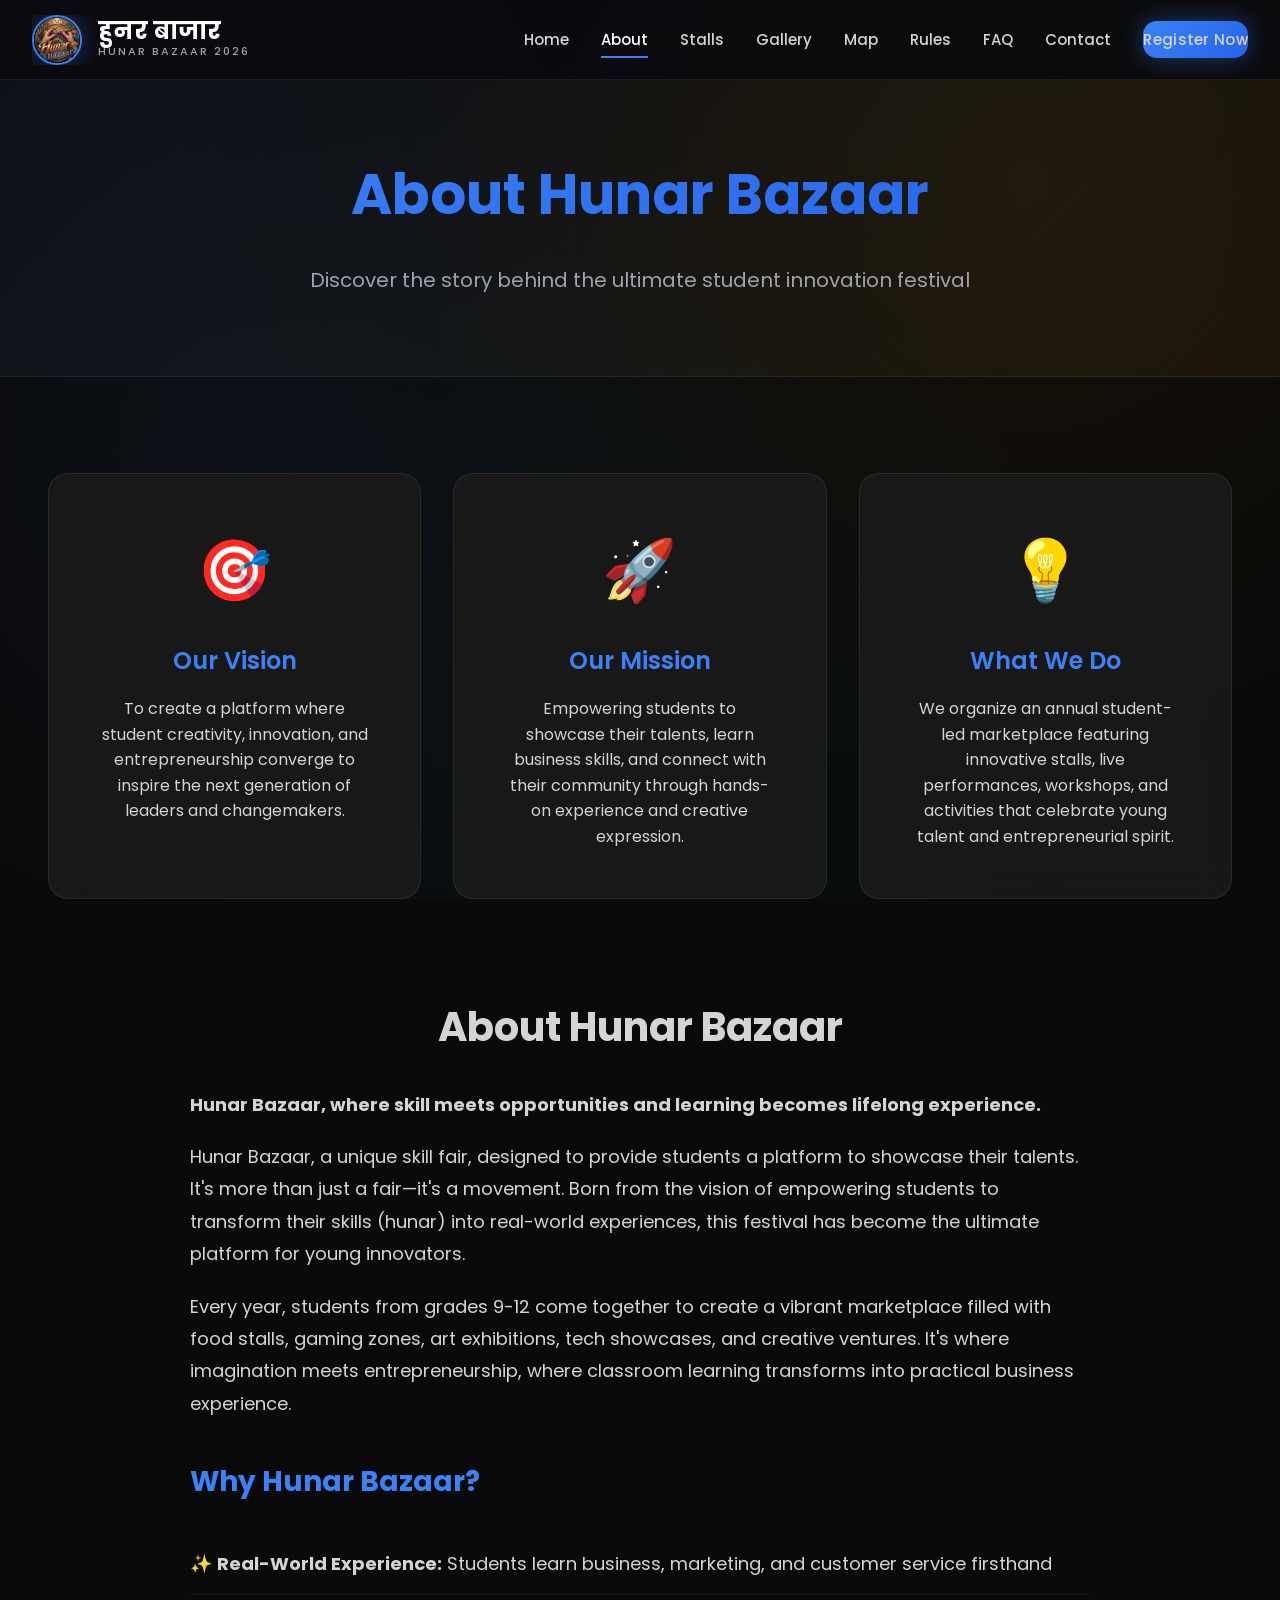
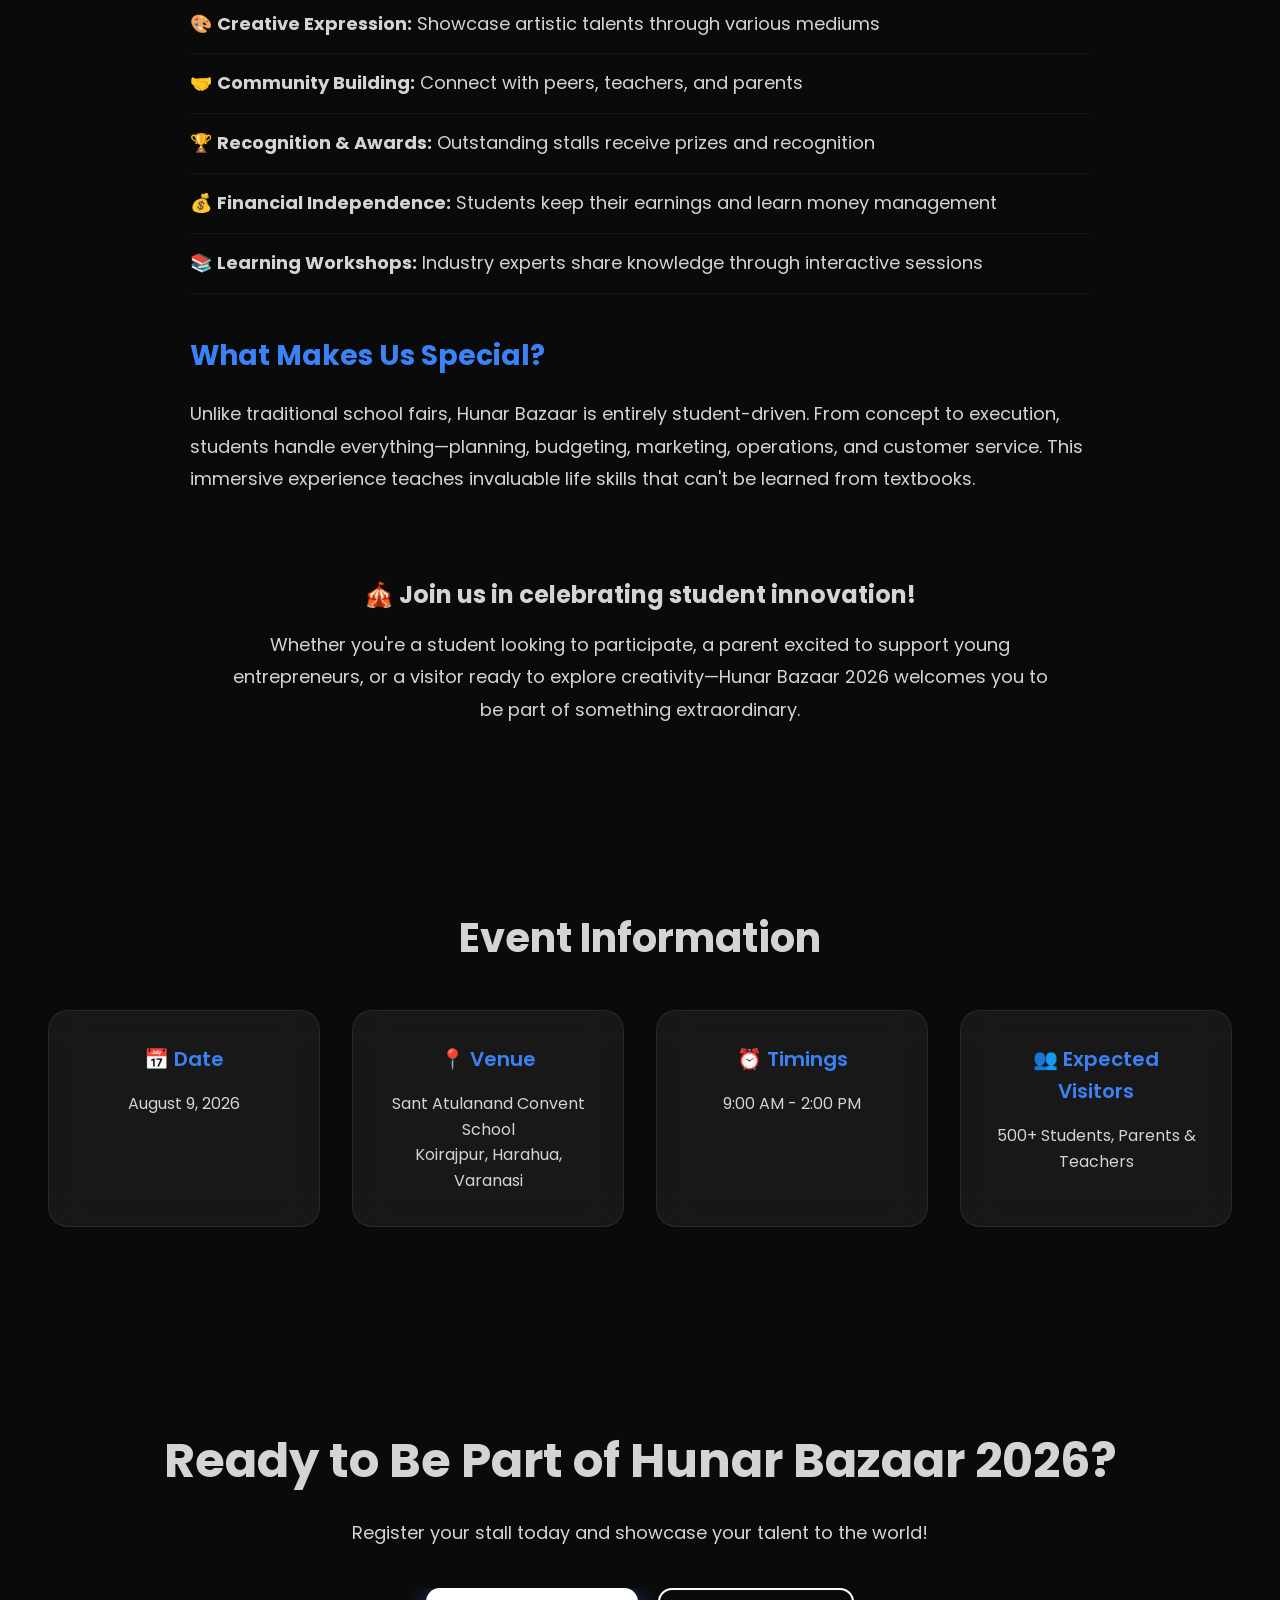
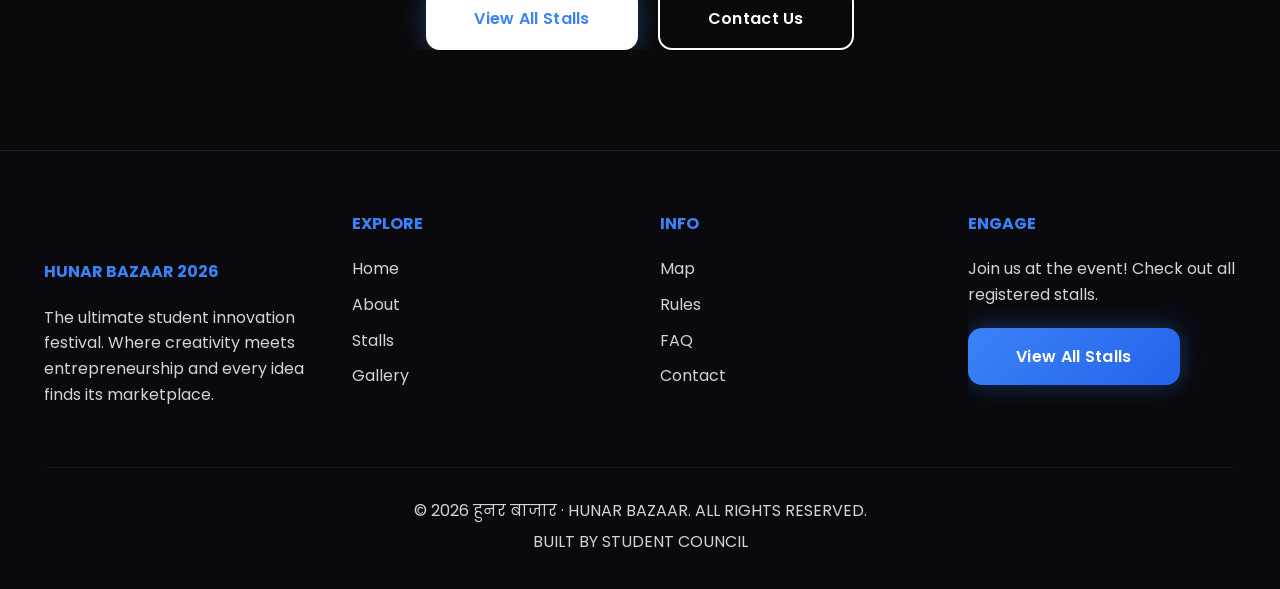
<file: about.html>
<!DOCTYPE html>
<html lang="en">
<head>
    <meta charset="UTF-8">
    <meta name="viewport" content="width=device-width, initial-scale=1.0">
    
    <!-- SEO Meta Tags -->
    <meta name="description" content="About Hunar Bazaar 2026 - Learn about the ultimate student innovation festival at Sant Atulanand Convent School. Celebrating creativity and entrepreneurship.">
    <meta name="keywords" content="Hunar Bazaar about, student festival information, school event details">
    
    <!-- Favicon -->
    <link rel="icon" type="image/png" href="logo.png">
    
    <title>About | Hunar Bazaar 2026</title>
    <link rel="stylesheet" href="style-new.css">
    <link rel="stylesheet" href="pages.css">
    <link href="https://fonts.googleapis.com/css2?family=Poppins:wght@300;400;600;700;900&display=swap" rel="stylesheet">
</head>
<body>
    <!-- Navigation -->
    <nav class="navbar">
        <div class="nav-container">
            <div class="logo">
                <img src="logo.png" alt="School Logo" class="school-logo">
                <div class="logo-text">
                    <h1>हुनर बाजार</h1>
                    <span>HUNAR BAZAAR 2026</span>
                </div>
            </div>
            <button class="mobile-menu-toggle" id="mobileMenuBtn" aria-label="Toggle menu">
                <span></span>
                <span></span>
                <span></span>
            </button>
            <ul class="nav-menu desktop-only" id="navMenuDesktop">
                <li><a href="index.html">Home</a></li>
                <li><a href="about.html" class="active">About</a></li>
                <li><a href="stalls.html">Stalls</a></li>
                <li><a href="gallery.html">Gallery</a></li>
                <li><a href="map.html">Map</a></li>
                <li><a href="rules.html">Rules</a></li>
                <li><a href="faq.html">FAQ</a></li>
                <li><a href="contact.html">Contact</a></li>
                <li><a href="register.html" class="btn-register">Register Now</a></li>
            </ul>
        </div>
    </nav>

    <!-- Mobile Menu Overlay - Direct child of body (outside navbar) -->
    <div class="mobile-menu-overlay" id="mobileMenuOverlay">
        <button class="mobile-close-btn" id="mobileCloseBtn" aria-label="Close menu">&times;</button>
        <ul class="mobile-menu-list">
            <li><a href="index.html">Home</a></li>
            <li><a href="about.html">About</a></li>
            <li><a href="stalls.html">Stalls</a></li>
            <li><a href="gallery.html">Gallery</a></li>
            <li><a href="map.html">Map</a></li>
            <li><a href="rules.html">Rules</a></li>
            <li><a href="faq.html">FAQ</a></li>
            <li><a href="contact.html">Contact</a></li>
            <li><a href="register.html">Register Now</a></li>
        </ul>
    </div>

    <!-- Page Header -->
    <section class="page-header">
        <div class="container">
            <h1>About Hunar Bazaar</h1>
            <p>Discover the story behind the ultimate student innovation festival</p>
        </div>
    </section>

    <!-- About Content -->
    <section class="about-content">
        <div class="container">
            <div class="about-grid">
                <div class="about-card">
                    <div class="about-icon">🎯</div>
                    <h3>Our Vision</h3>
                    <p>To create a platform where student creativity, innovation, and entrepreneurship converge to inspire the next generation of leaders and changemakers.</p>
                </div>
                <div class="about-card">
                    <div class="about-icon">🚀</div>
                    <h3>Our Mission</h3>
                    <p>Empowering students to showcase their talents, learn business skills, and connect with their community through hands-on experience and creative expression.</p>
                </div>
                <div class="about-card">
                    <div class="about-icon">💡</div>
                    <h3>What We Do</h3>
                    <p>We organize an annual student-led marketplace featuring innovative stalls, live performances, workshops, and activities that celebrate young talent and entrepreneurial spirit.</p>
                </div>
            </div>

            <div class="about-story">
                <h2>About Hunar Bazaar</h2>
                <p><strong>Hunar Bazaar, where skill meets opportunities and learning becomes lifelong experience.</strong></p>
                
                <p>Hunar Bazaar, a unique skill fair, designed to provide students a platform to showcase their talents. It's more than just a fair—it's a movement. Born from the vision of empowering students to transform their skills (hunar) into real-world experiences, this festival has become the ultimate platform for young innovators.</p>
                
                <p>Every year, students from grades 9-12 come together to create a vibrant marketplace filled with food stalls, gaming zones, art exhibitions, tech showcases, and creative ventures. It's where imagination meets entrepreneurship, where classroom learning transforms into practical business experience.</p>

                <h3>Why Hunar Bazaar?</h3>
                <ul class="feature-list">
                    <li>✨ <strong>Real-World Experience:</strong> Students learn business, marketing, and customer service firsthand</li>
                    <li>🎨 <strong>Creative Expression:</strong> Showcase artistic talents through various mediums</li>
                    <li>🤝 <strong>Community Building:</strong> Connect with peers, teachers, and parents</li>
                    <li>🏆 <strong>Recognition & Awards:</strong> Outstanding stalls receive prizes and recognition</li>
                    <li>💰 <strong>Financial Independence:</strong> Students keep their earnings and learn money management</li>
                    <li>📚 <strong>Learning Workshops:</strong> Industry experts share knowledge through interactive sessions</li>
                </ul>

                <h3>What Makes Us Special?</h3>
                <p>Unlike traditional school fairs, Hunar Bazaar is entirely student-driven. From concept to execution, students handle everything—planning, budgeting, marketing, operations, and customer service. This immersive experience teaches invaluable life skills that can't be learned from textbooks.</p>

                <div class="highlight-box">
                    <h4>🎪 Join us in celebrating student innovation!</h4>
                    <p>Whether you're a student looking to participate, a parent excited to support young entrepreneurs, or a visitor ready to explore creativity—Hunar Bazaar 2026 welcomes you to be part of something extraordinary.</p>
                </div>
            </div>

            <div class="event-info">
                <h2>Event Information</h2>
                <div class="info-grid">
                    <div class="info-card">
                        <h4>📅 Date</h4>
                        <p>August 9, 2026</p>
                    </div>
                    <div class="info-card">
                        <h4>📍 Venue</h4>
                        <p>Sant Atulanand Convent School<br>Koirajpur, Harahua, Varanasi</p>
                    </div>
                    <div class="info-card">
                        <h4>⏰ Timings</h4>
                        <p>9:00 AM - 2:00 PM</p>
                    </div>
                    <div class="info-card">
                        <h4>👥 Expected Visitors</h4>
                        <p>500+ Students, Parents & Teachers</p>
                    </div>
                </div>
            </div>
        </div>
    </section>

    <!-- CTA Section -->
    <section class="cta-section">
        <div class="container">
            <div class="cta-content">
                <h2>Ready to Be Part of Hunar Bazaar 2026?</h2>
                <p>Register your stall today and showcase your talent to the world!</p>
                <div class="cta-buttons">
                    <a href="stalls.html" class="btn btn-primary">View All Stalls</a>
                    <a href="contact.html" class="btn btn-secondary">Contact Us</a>
                </div>
            </div>
        </div>
    </section>

    <!-- Footer -->
    <footer class="footer">
        <div class="container">
            <div class="footer-grid">
                <div class="footer-col">
                    <h3>हुनर बाजार</h3>
                    <h4>HUNAR BAZAAR 2026</h4>
                    <p>The ultimate student innovation festival. Where creativity meets entrepreneurship and every idea finds its marketplace.</p>
                </div>
                <div class="footer-col">
                    <h4>EXPLORE</h4>
                    <ul>
                        <li><a href="index.html">Home</a></li>
                        <li><a href="about.html">About</a></li>
                        <li><a href="stalls.html">Stalls</a></li>
                        <li><a href="gallery.html">Gallery</a></li>
                    </ul>
                </div>
                <div class="footer-col">
                    <h4>INFO</h4>
                    <ul>
                        <li><a href="map.html">Map</a></li>
                        <li><a href="rules.html">Rules</a></li>
                        <li><a href="faq.html">FAQ</a></li>
                        <li><a href="contact.html">Contact</a></li>
                    </ul>
                </div>
                <div class="footer-col">
                    <h4>ENGAGE</h4>
                    <p>Join us at the event! Check out all registered stalls.</p>
                    <a href="stalls.html" class="btn btn-primary">View All Stalls</a>
                </div>
            </div>
            <div class="footer-bottom">
                <p>© 2026 हुनर बाजार · HUNAR BAZAAR. ALL RIGHTS RESERVED.</p>
                <p>BUILT BY STUDENT COUNCIL</p>
            </div>
        </div>
    </footer>

    <script src="script.js"></script>
</body>
</html>
</file>
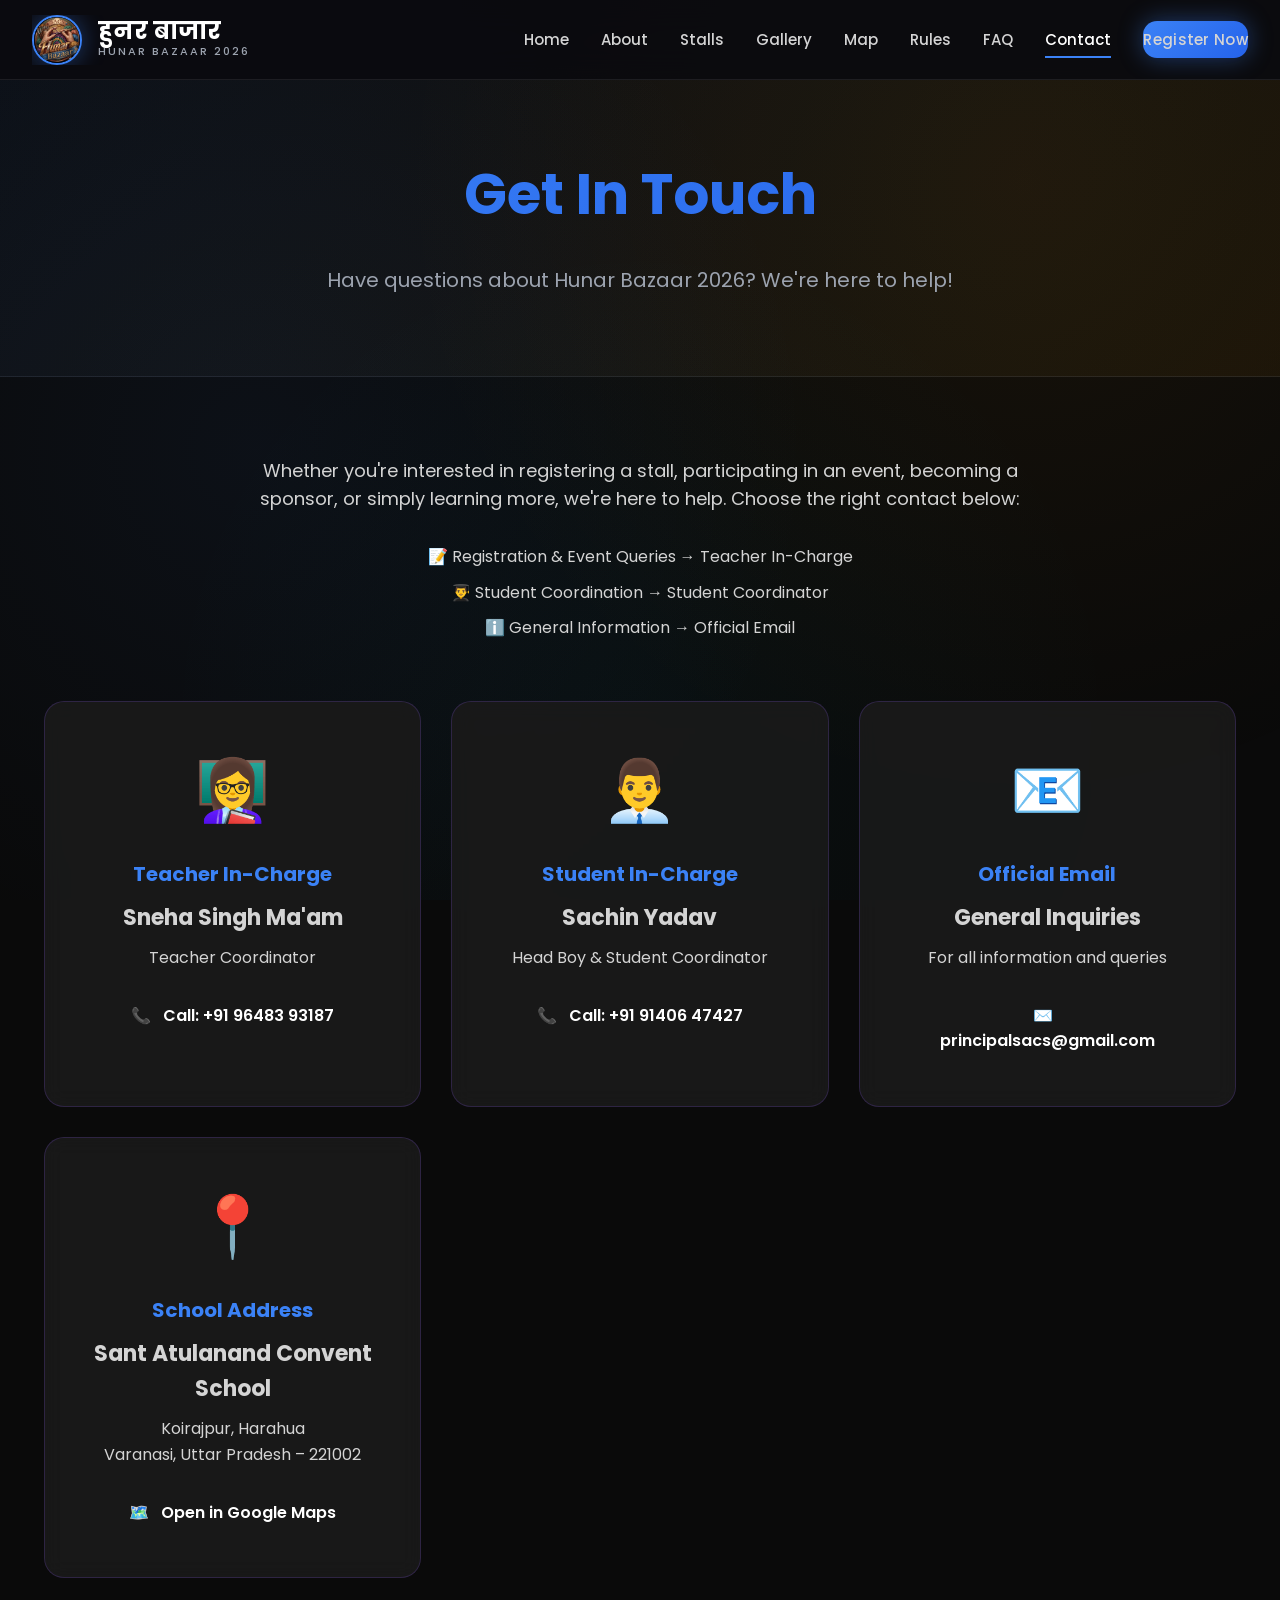
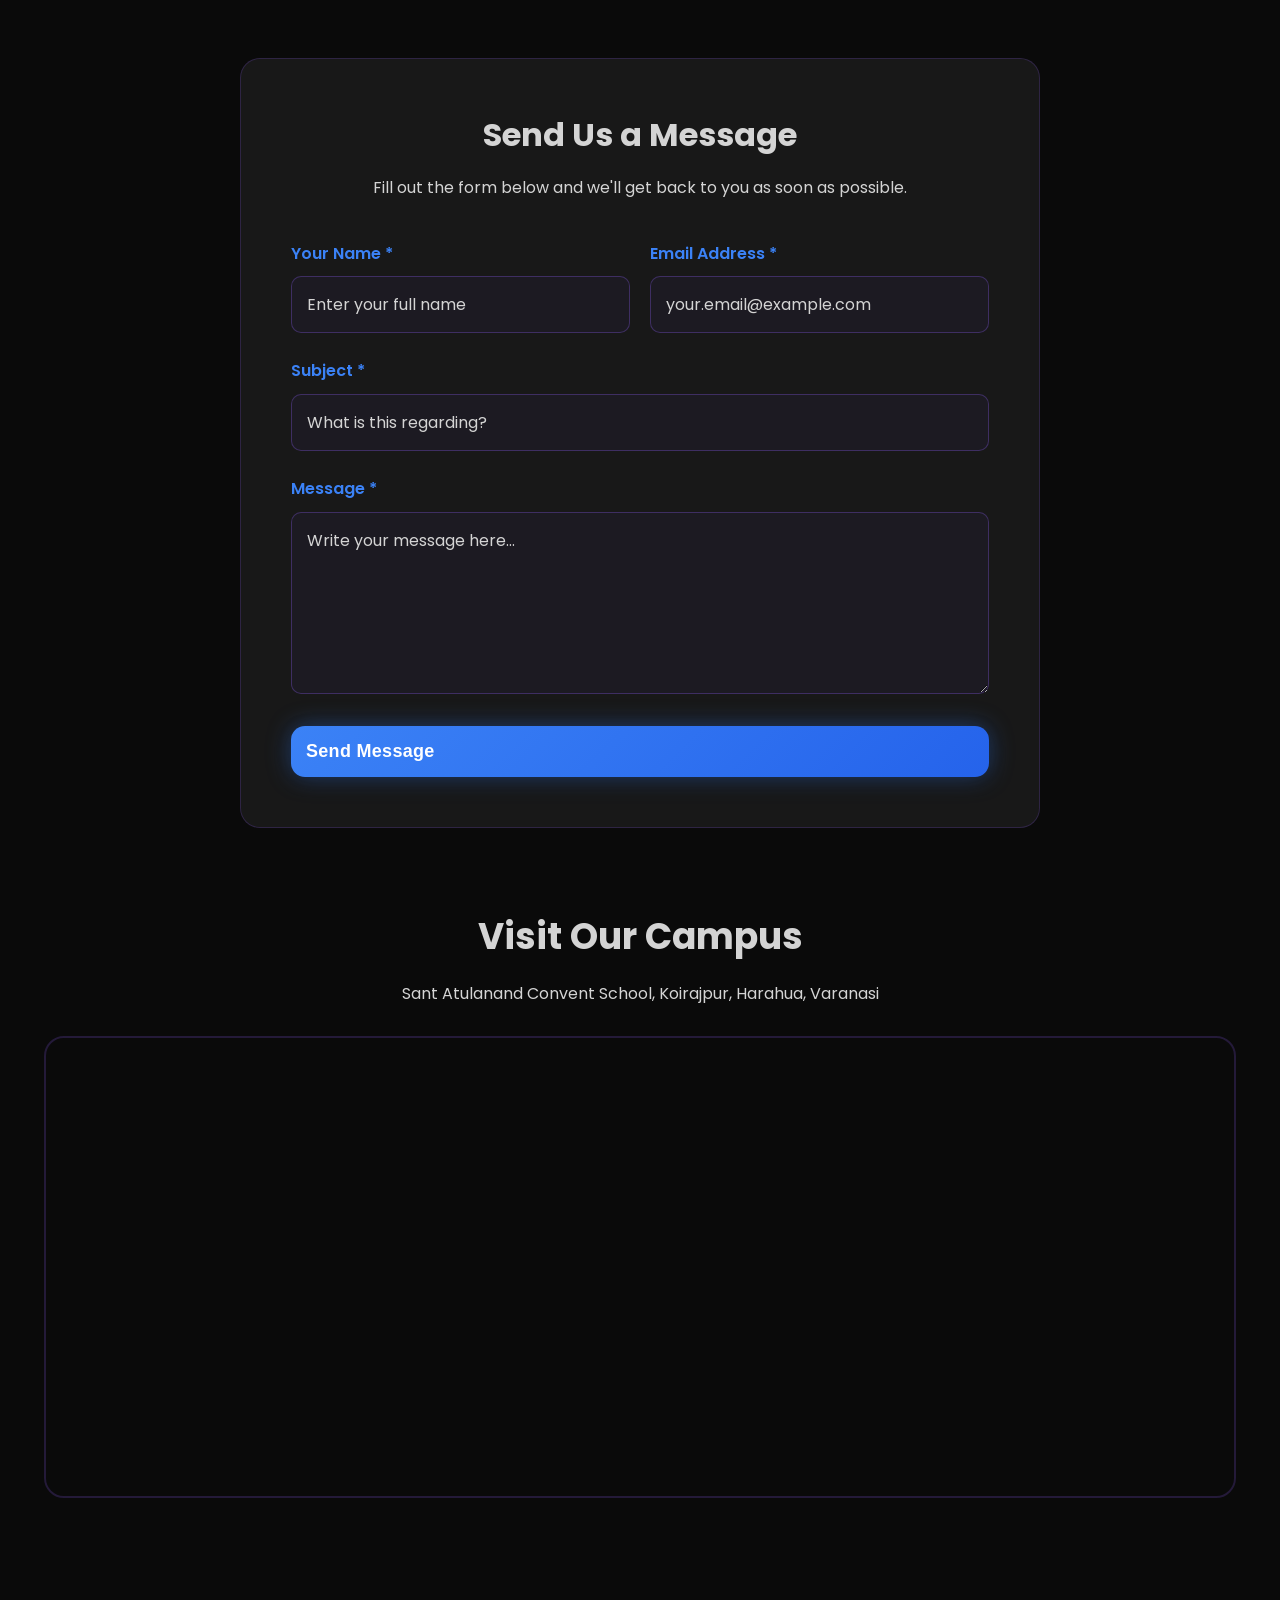
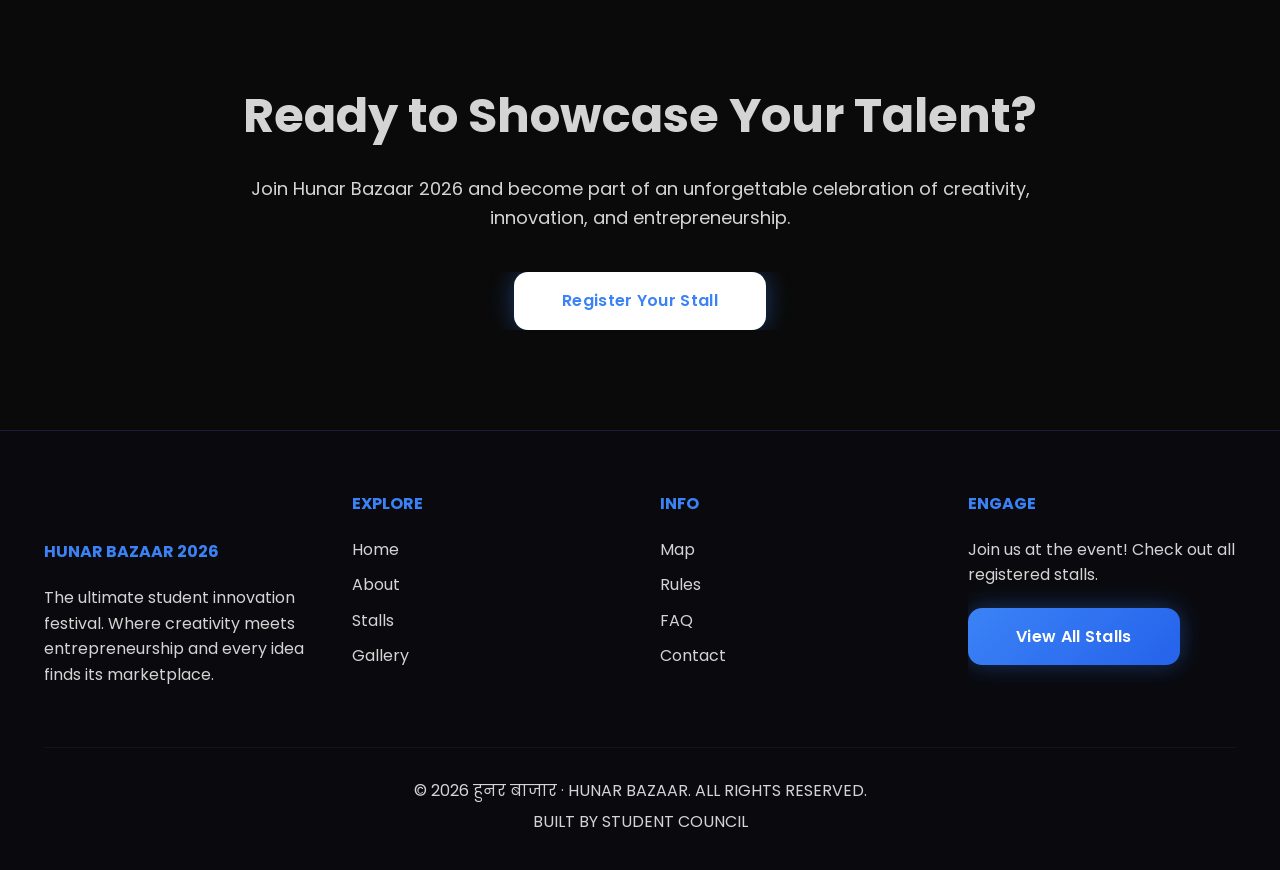
<file: contact.html>
<!DOCTYPE html>
<html lang="en">
<head>
    <meta charset="UTF-8">
    <meta name="viewport" content="width=device-width, initial-scale=1.0">
    <title>Contact | Hunar Bazaar 2026</title>
    <link rel="stylesheet" href="style-new.css">
    <link rel="stylesheet" href="pages.css">
    <link href="https://fonts.googleapis.com/css2?family=Poppins:wght@300;400;600;700;900&display=swap" rel="stylesheet">
</head>
<body>
    <!-- Navigation -->
    <nav class="navbar">
        <div class="nav-container">
            <div class="logo">
                <img src="logo.png" alt="School Logo" class="school-logo">
                <div class="logo-text">
                    <h1>हुनर बाजार</h1>
                    <span>HUNAR BAZAAR 2026</span>
                </div>
            </div>
            <button class="mobile-menu-toggle" id="mobileMenuBtn" aria-label="Toggle menu">
                <span></span>
                <span></span>
                <span></span>
            </button>
            <ul class="nav-menu desktop-only" id="navMenuDesktop">
                <li><a href="index.html">Home</a></li>
                <li><a href="about.html">About</a></li>
                <li><a href="stalls.html">Stalls</a></li>
                <li><a href="gallery.html">Gallery</a></li>
                <li><a href="map.html">Map</a></li>
                <li><a href="rules.html">Rules</a></li>
                <li><a href="faq.html">FAQ</a></li>
                <li><a href="contact.html" class="active">Contact</a></li>
                <li><a href="register.html" class="btn-register">Register Now</a></li>
            </ul>
        </div>
    </nav>

    <!-- Mobile Menu Overlay - Direct child of body (outside navbar) -->
    <div class="mobile-menu-overlay" id="mobileMenuOverlay">
        <button class="mobile-close-btn" id="mobileCloseBtn" aria-label="Close menu">&times;</button>
        <ul class="mobile-menu-list">
            <li><a href="index.html">Home</a></li>
            <li><a href="about.html">About</a></li>
            <li><a href="stalls.html">Stalls</a></li>
            <li><a href="gallery.html">Gallery</a></li>
            <li><a href="map.html">Map</a></li>
            <li><a href="rules.html">Rules</a></li>
            <li><a href="faq.html">FAQ</a></li>
            <li><a href="contact.html">Contact</a></li>
            <li><a href="register.html">Register Now</a></li>
        </ul>
    </div>

    <!-- Page Header -->
    <section class="page-header">
        <div class="container">
            <h1>Get In Touch</h1>
            <p>Have questions about Hunar Bazaar 2026? We're here to help!</p>
        </div>
    </section>

    <!-- Contact Content -->
    <section class="contact-section">
        <div class="container">
            <div class="contact-intro">
                <p>Whether you're interested in registering a stall, participating in an event, becoming a sponsor, or simply learning more, we're here to help. Choose the right contact below:</p>
                <div class="contact-types">
                    <span>📝 Registration & Event Queries → Teacher In-Charge</span>
                    <span>👨‍🎓 Student Coordination → Student Coordinator</span>
                    <span>ℹ️ General Information → Official Email</span>
                </div>
            </div>

            <div class="contacts-grid">
                <div class="contact-card">
                    <div class="contact-icon">👩‍🏫</div>
                    <h3>Teacher In-Charge</h3>
                    <h4>Sneha Singh Ma'am</h4>
                    <p class="contact-role">Teacher Coordinator</p>
                    <a href="tel:+919648393187" class="contact-btn">
                        <span>📞</span> Call: +91 96483 93187
                    </a>
                </div>

                <div class="contact-card">
                    <div class="contact-icon">👨‍💼</div>
                    <h3>Student In-Charge</h3>
                    <h4>Sachin Yadav</h4>
                    <p class="contact-role">Head Boy & Student Coordinator</p>
                    <a href="tel:+919140647427" class="contact-btn">
                        <span>📞</span> Call: +91 91406 47427
                    </a>
                </div>

                <div class="contact-card">
                    <div class="contact-icon">📧</div>
                    <h3>Official Email</h3>
                    <h4>General Inquiries</h4>
                    <p class="contact-role">For all information and queries</p>
                    <a href="mailto:principalsacs@gmail.com" class="contact-btn">
                        <span>✉️</span> principalsacs@gmail.com
                    </a>
                </div>

                <div class="contact-card">
                    <div class="contact-icon">📍</div>
                    <h3>School Address</h3>
                    <h4>Sant Atulanand Convent School</h4>
                    <p class="contact-address">Koirajpur, Harahua<br>Varanasi, Uttar Pradesh – 221002</p>
                    <a href="https://maps.app.goo.gl/mzQcaKX9S2BkP9sd8" target="_blank" class="contact-btn">
                        <span>🗺️</span> Open in Google Maps
                    </a>
                </div>
            </div>

            <!-- Contact Form -->
            <div class="contact-form-section">
                <h2>Send Us a Message</h2>
                <p>Fill out the form below and we'll get back to you as soon as possible.</p>
                
                <form class="contact-form" action="https://formspree.io/f/xdkovvko" method="POST">
                    <div class="form-row">
                        <div class="form-group">
                            <label for="name">Your Name *</label>
                            <input type="text" id="name" name="name" placeholder="Enter your full name" required>
                        </div>
                        <div class="form-group">
                            <label for="email">Email Address *</label>
                            <input type="email" id="email" name="_replyto" placeholder="your.email@example.com" required>
                        </div>
                    </div>
                    
                    <div class="form-group">
                        <label for="subject">Subject *</label>
                        <input type="text" id="subject" name="_subject" placeholder="What is this regarding?" required>
                    </div>
                    
                    <div class="form-group">
                        <label for="message">Message *</label>
                        <textarea id="message" name="message" rows="6" placeholder="Write your message here..." required></textarea>
                    </div>
                    
                    <button type="submit" class="btn btn-primary">Send Message</button>
                </form>
            </div>

            <!-- Map Section -->
            <div class="map-section">
                <h2>Visit Our Campus</h2>
                <p>Sant Atulanand Convent School, Koirajpur, Harahua, Varanasi</p>
                <div class="map-container">
                    <iframe 
                        src="https://www.google.com/maps/embed?pb=!1m18!1m12!1m3!1d3607.5!2d82.9!3d25.3!2m3!1f0!2f0!3f0!3m2!1i1024!2i768!4f13.1!3m3!1m2!1s0x0%3A0x0!2zMjXCsDE4JzAwLjAiTiA4MsKwNTQnMDAuMCJF!5e0!3m2!1sen!2sin!4v1234567890" 
                        width="100%" 
                        height="450" 
                        style="border:0; border-radius: 20px;" 
                        allowfullscreen="" 
                        loading="lazy">
                    </iframe>
                </div>
            </div>
        </div>
    </section>

    <!-- CTA Section -->
    <section class="cta-section">
        <div class="container">
            <div class="cta-content">
                <h2>Ready to Showcase Your Talent?</h2>
                <p>Join Hunar Bazaar 2026 and become part of an unforgettable celebration of creativity, innovation, and entrepreneurship.</p>
                <div class="cta-buttons">
                    <a href="register.html" class="btn btn-primary">Register Your Stall</a>
                </div>
            </div>
        </div>
    </section>

    <!-- Footer -->
    <footer class="footer">
        <div class="container">
            <div class="footer-grid">
                <div class="footer-col">
                    <h3>हुनर बाजार</h3>
                    <h4>HUNAR BAZAAR 2026</h4>
                    <p>The ultimate student innovation festival. Where creativity meets entrepreneurship and every idea finds its marketplace.</p>
                </div>
                <div class="footer-col">
                    <h4>EXPLORE</h4>
                    <ul>
                        <li><a href="index.html">Home</a></li>
                        <li><a href="about.html">About</a></li>
                        <li><a href="stalls.html">Stalls</a></li>
                        <li><a href="gallery.html">Gallery</a></li>
                    </ul>
                </div>
                <div class="footer-col">
                    <h4>INFO</h4>
                    <ul>
                        <li><a href="map.html">Map</a></li>
                        <li><a href="rules.html">Rules</a></li>
                        <li><a href="faq.html">FAQ</a></li>
                        <li><a href="contact.html">Contact</a></li>
                    </ul>
                </div>
                <div class="footer-col">
                    <h4>ENGAGE</h4>
                    <p>Join us at the event! Check out all registered stalls.</p>
                    <a href="stalls.html" class="btn btn-primary">View All Stalls</a>
                </div>
            </div>
            <div class="footer-bottom">
                <p>© 2026 हुनर बाजार · HUNAR BAZAAR. ALL RIGHTS RESERVED.</p>
                <p>BUILT BY STUDENT COUNCIL</p>
            </div>
        </div>
    </footer>

    <script src="script.js"></script>
</body>
</html>
</file>
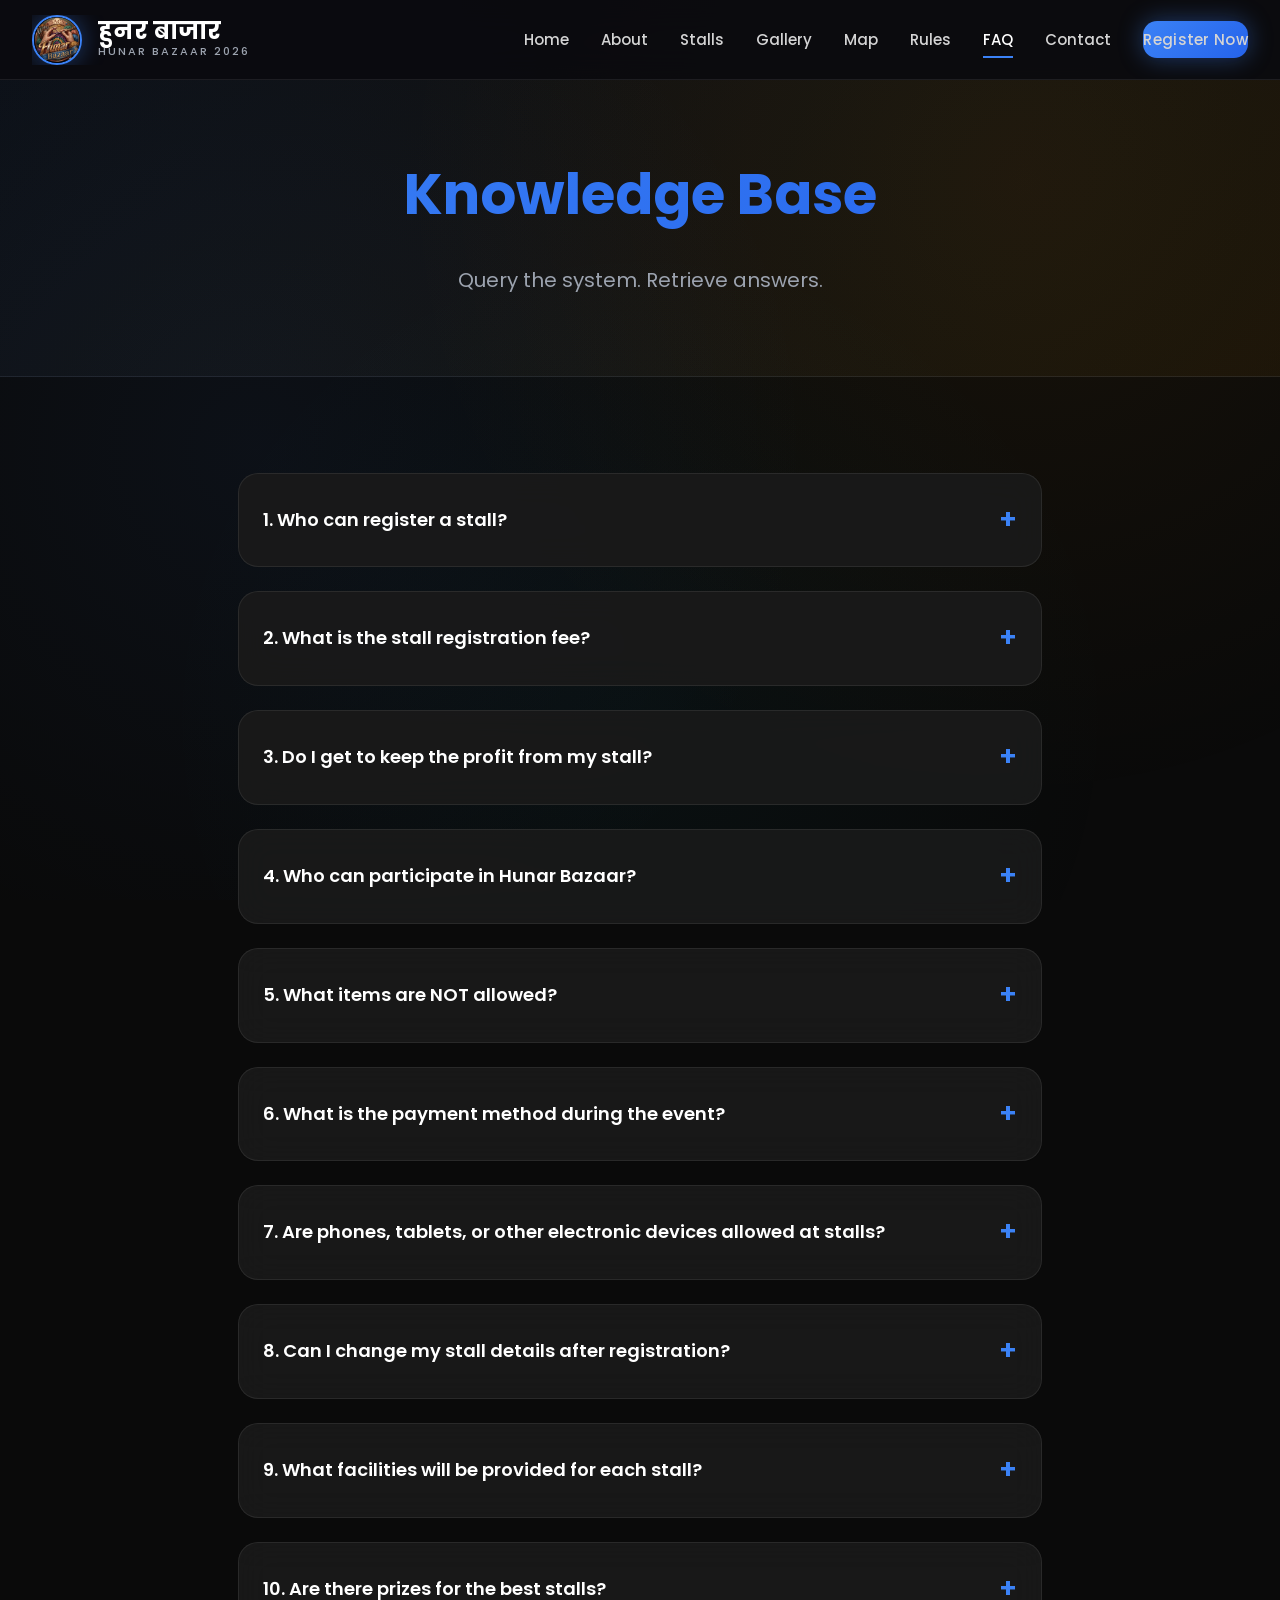
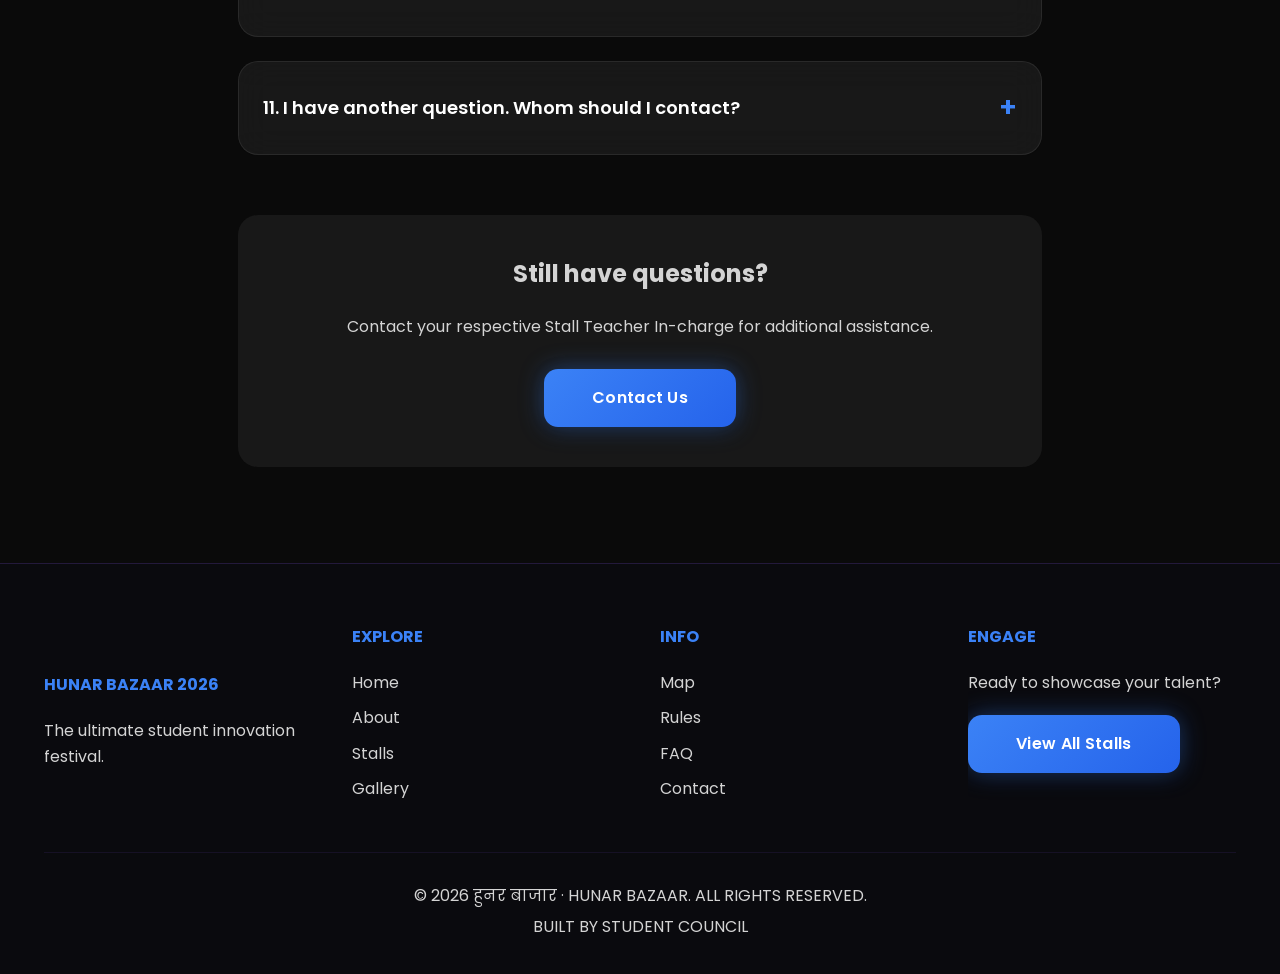
<file: faq.html>
<!DOCTYPE html>
<html lang="en">
<head>
    <meta charset="UTF-8">
    <meta name="viewport" content="width=device-width, initial-scale=1.0">
    <title>FAQ | Hunar Bazaar 2026</title>
    <link rel="stylesheet" href="style-new.css">
    <link rel="stylesheet" href="pages.css">
    <link href="https://fonts.googleapis.com/css2?family=Poppins:wght@300;400;600;700;900&display=swap" rel="stylesheet">
</head>
<body>
    <!-- Navigation -->
    <nav class="navbar">
        <div class="nav-container">
            <div class="logo">
                <img src="logo.png" alt="School Logo" class="school-logo">
                <div class="logo-text">
                    <h1>हुनर बाजार</h1>
                    <span>HUNAR BAZAAR 2026</span>
                </div>
            </div>
            <button class="mobile-menu-toggle" id="mobileMenuBtn" aria-label="Toggle menu">
                <span></span>
                <span></span>
                <span></span>
            </button>
            <ul class="nav-menu desktop-only" id="navMenuDesktop">
                <li><a href="index.html">Home</a></li>
                <li><a href="about.html">About</a></li>
                <li><a href="stalls.html">Stalls</a></li>
                <li><a href="gallery.html">Gallery</a></li>
                <li><a href="map.html">Map</a></li>
                <li><a href="rules.html">Rules</a></li>
                <li><a href="faq.html" class="active">FAQ</a></li>
                <li><a href="contact.html">Contact</a></li>
                <li><a href="register.html" class="btn-register">Register Now</a></li>
            </ul>
        </div>
    </nav>

    <!-- Mobile Menu Overlay - Direct child of body (outside navbar) -->
    <div class="mobile-menu-overlay" id="mobileMenuOverlay">
        <button class="mobile-close-btn" id="mobileCloseBtn" aria-label="Close menu">&times;</button>
        <ul class="mobile-menu-list">
            <li><a href="index.html">Home</a></li>
            <li><a href="about.html">About</a></li>
            <li><a href="stalls.html">Stalls</a></li>
            <li><a href="gallery.html">Gallery</a></li>
            <li><a href="map.html">Map</a></li>
            <li><a href="rules.html">Rules</a></li>
            <li><a href="faq.html">FAQ</a></li>
            <li><a href="contact.html">Contact</a></li>
            <li><a href="register.html">Register Now</a></li>
        </ul>
    </div>

    <!-- Page Header -->
    <section class="page-header">
        <div class="container">
            <h1>Knowledge Base</h1>
            <p>Query the system. Retrieve answers.</p>
        </div>
    </section>

    <!-- FAQ Content -->
    <section class="faq-section">
        <div class="container">
            <div class="faq-item">
                <div class="faq-question">
                    1. Who can register a stall?
                </div>
                <div class="faq-answer">
                    <p><strong>Answer:</strong> Only students of Classes IX to XII of Sant Atulanand Convent School are eligible to register a stall for Hunar Bazaar 2026.</p>
                </div>
            </div>

            <div class="faq-item">
                <div class="faq-question">
                    2. What is the stall registration fee?
                </div>
                <div class="faq-answer">
                    <p><strong>Answer:</strong> The registration fee is ₹200 per stall. The fee must be submitted to your respective teacher in-charge on or before 4 August 2026.</p>
                </div>
            </div>

            <div class="faq-item">
                <div class="faq-question">
                    3. Do I get to keep the profit from my stall?
                </div>
                <div class="faq-answer">
                    <p><strong>Answer:</strong> Yes. The profit earned from your stall belongs entirely to the participating student(s). You are free to keep all the earnings generated during the event.</p>
                </div>
            </div>

            <div class="faq-item">
                <div class="faq-question">
                    4. Who can participate in Hunar Bazaar?
                </div>
                <div class="faq-answer">
                    <p><strong>Answer:</strong> Only students of Classes IX to XII who complete the registration process before the deadline are eligible to participate.</p>
                </div>
            </div>

            <div class="faq-item">
                <div class="faq-question">
                    5. What items are NOT allowed?
                </div>
                <div class="faq-answer">
                    <p><strong>Answer:</strong> The following items are strictly prohibited:</p>
                    <ul style="color: var(--text-gray); line-height: 1.8; margin-top: 15px; margin-left: 20px;">
                        <li>Dangerous or poisonous substances</li>
                        <li>Fireworks, explosives, or flammable materials</li>
                        <li>Weapons or sharp hazardous objects</li>
                        <li>Tobacco, alcohol, vaping products, or any illegal items</li>
                        <li>Harmful chemicals</li>
                        <li>Any item that may cause injury, damage, or inconvenience to others</li>
                        <li>Any product or activity not approved by the school authorities</li>
                    </ul>
                </div>
            </div>

            <div class="faq-item">
                <div class="faq-question">
                    6. What is the payment method during the event?
                </div>
                <div class="faq-answer">
                    <p><strong>Answer:</strong> All sales will be made in cash only. Students are responsible for collecting and managing their own cash payments.</p>
                </div>
            </div>

            <div class="faq-item">
                <div class="faq-question">
                    7. Are phones, tablets, or other electronic devices allowed at stalls?
                </div>
                <div class="faq-answer">
                    <p><strong>Answer:</strong> No. The use of mobile phones, tablets, laptops, speakers, or other electronic devices at stalls is not permitted, unless specifically approved by the school authorities.</p>
                </div>
            </div>

            <div class="faq-item">
                <div class="faq-question">
                    8. Can I change my stall details after registration?
                </div>
                <div class="faq-answer">
                    <p><strong>Answer:</strong> Changes will be accepted only in exceptional cases and only after approval by the organizing committee. Please register carefully and ensure all submitted information is correct.</p>
                </div>
            </div>

            <div class="faq-item">
                <div class="faq-question">
                    9. What facilities will be provided for each stall?
                </div>
                <div class="faq-answer">
                    <p><strong>Answer:</strong> Each registered stall will be provided with basic facilities, including:</p>
                    <ul style="color: var(--text-gray); line-height: 1.8; margin-top: 15px; margin-left: 20px;">
                        <li>Table(s)</li>
                        <li>Chair(s)</li>
                        <li>Electricity (where required and approved)</li>
                        <li>Designated stall space</li>
                        <li>A platform to showcase your creativity, products, and innovative ideas</li>
                    </ul>
                </div>
            </div>

            <div class="faq-item">
                <div class="faq-question">
                    10. Are there prizes for the best stalls?
                </div>
                <div class="faq-answer">
                    <p><strong>Answer:</strong> Yes. Outstanding stalls will receive Certificates, Prizes, and Special Recognition based on creativity, presentation, innovation, teamwork, and overall performance.</p>
                </div>
            </div>

            <div class="faq-item">
                <div class="faq-question">
                    11. I have another question. Whom should I contact?
                </div>
                <div class="faq-answer">
                    <p><strong>Answer:</strong> For any additional queries or assistance, please contact your respective Stall Teacher In-charge. They will guide you regarding registration, rules, and event-related information.</p>
                </div>
            </div>

            <div style="text-align: center; margin-top: 60px; padding: 40px; background: var(--card-bg); border-radius: 20px;">
                <h3 style="font-size: 24px; margin-bottom: 20px;">Still have questions?</h3>
                <p style="color: var(--text-gray); margin-bottom: 30px;">Contact your respective Stall Teacher In-charge for additional assistance.</p>
                <a href="contact.html" class="btn btn-primary">Contact Us</a>
            </div>
        </div>
    </section>

    <!-- Footer -->
    <footer class="footer">
        <div class="container">
            <div class="footer-grid">
                <div class="footer-col">
                    <h3>हुनर बाजार</h3>
                    <h4>HUNAR BAZAAR 2026</h4>
                    <p>The ultimate student innovation festival.</p>
                </div>
                <div class="footer-col">
                    <h4>EXPLORE</h4>
                    <ul>
                        <li><a href="index.html">Home</a></li>
                        <li><a href="about.html">About</a></li>
                        <li><a href="stalls.html">Stalls</a></li>
                        <li><a href="gallery.html">Gallery</a></li>
                    </ul>
                </div>
                <div class="footer-col">
                    <h4>INFO</h4>
                    <ul>
                        <li><a href="map.html">Map</a></li>
                        <li><a href="rules.html">Rules</a></li>
                        <li><a href="faq.html">FAQ</a></li>
                        <li><a href="contact.html">Contact</a></li>
                    </ul>
                </div>
                <div class="footer-col">
                    <h4>ENGAGE</h4>
                    <p>Ready to showcase your talent?</p>
                    <a href="stalls.html" class="btn btn-primary">View All Stalls</a>
                </div>
            </div>
            <div class="footer-bottom">
                <p>© 2026 हुनर बाजार · HUNAR BAZAAR. ALL RIGHTS RESERVED.</p>
                <p>BUILT BY STUDENT COUNCIL</p>
            </div>
        </div>
    </footer>

    <script src="script.js"></script>
</body>
</html>
</file>
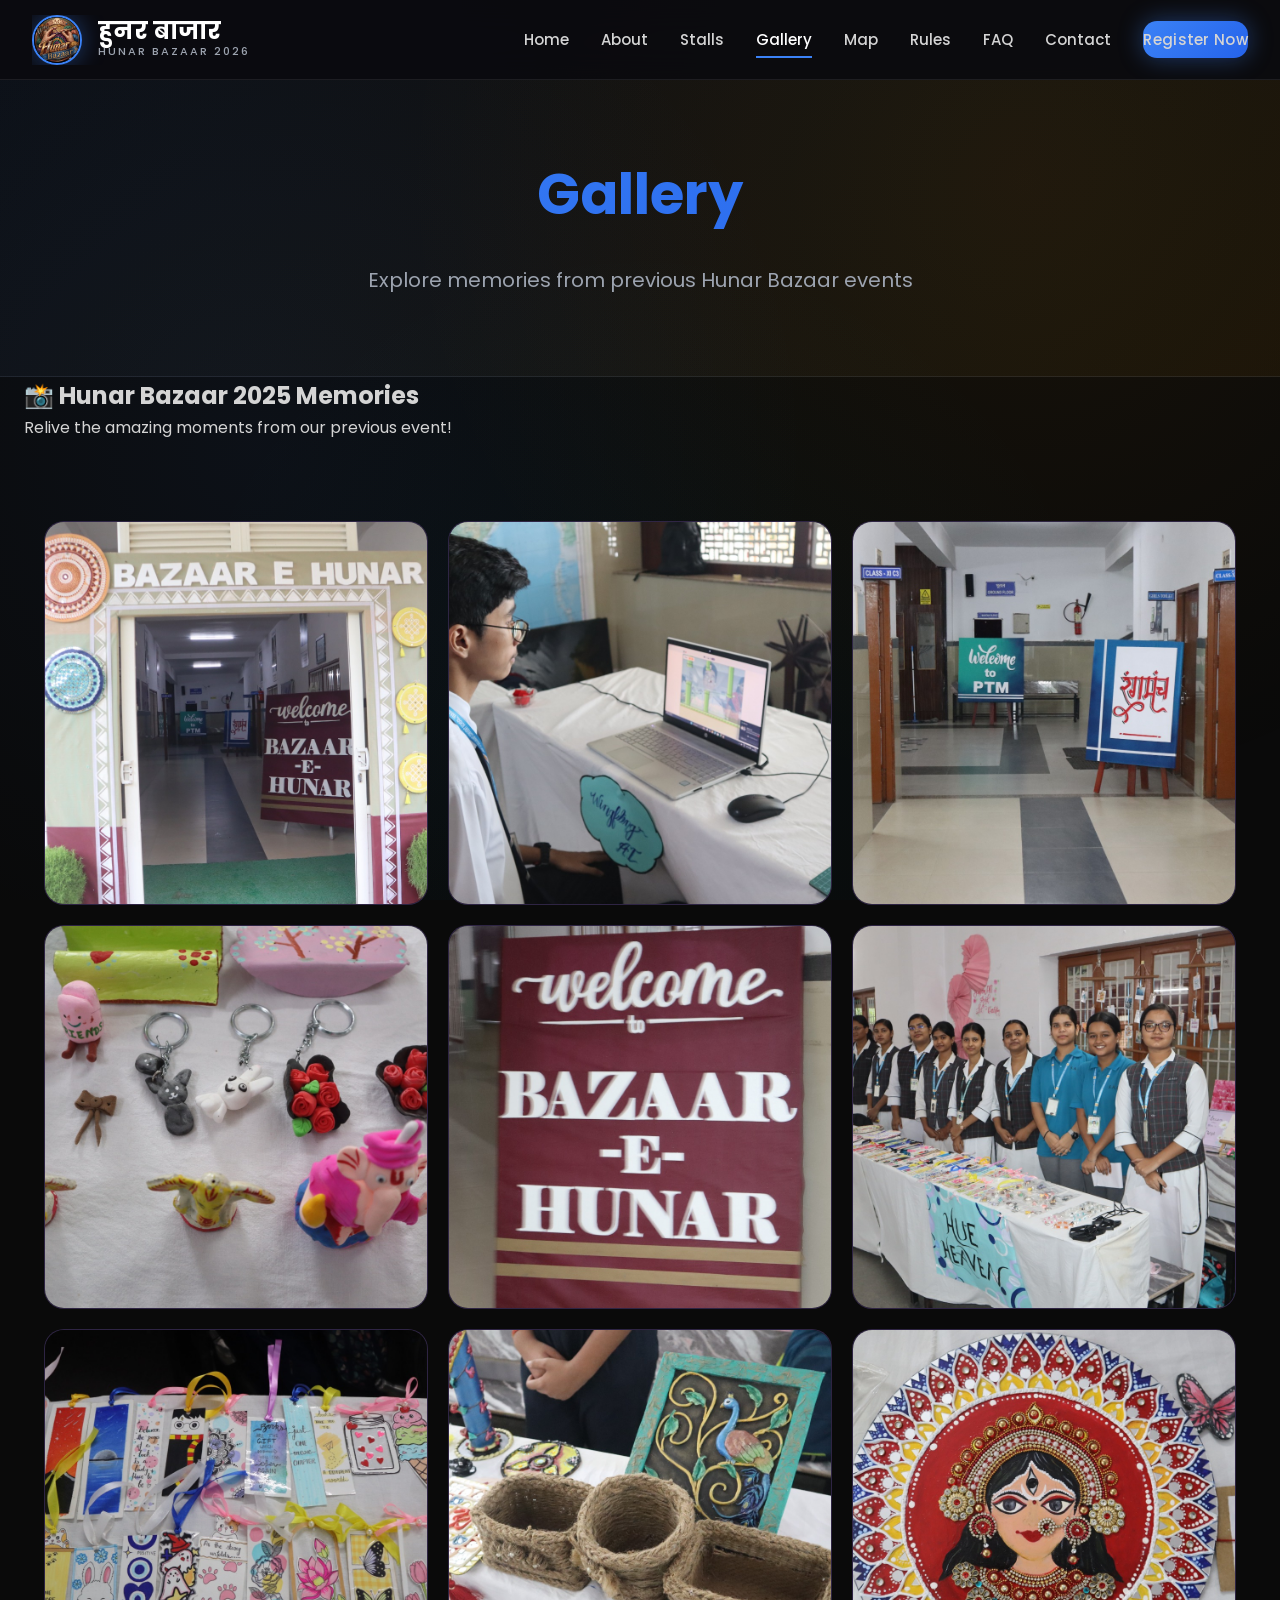
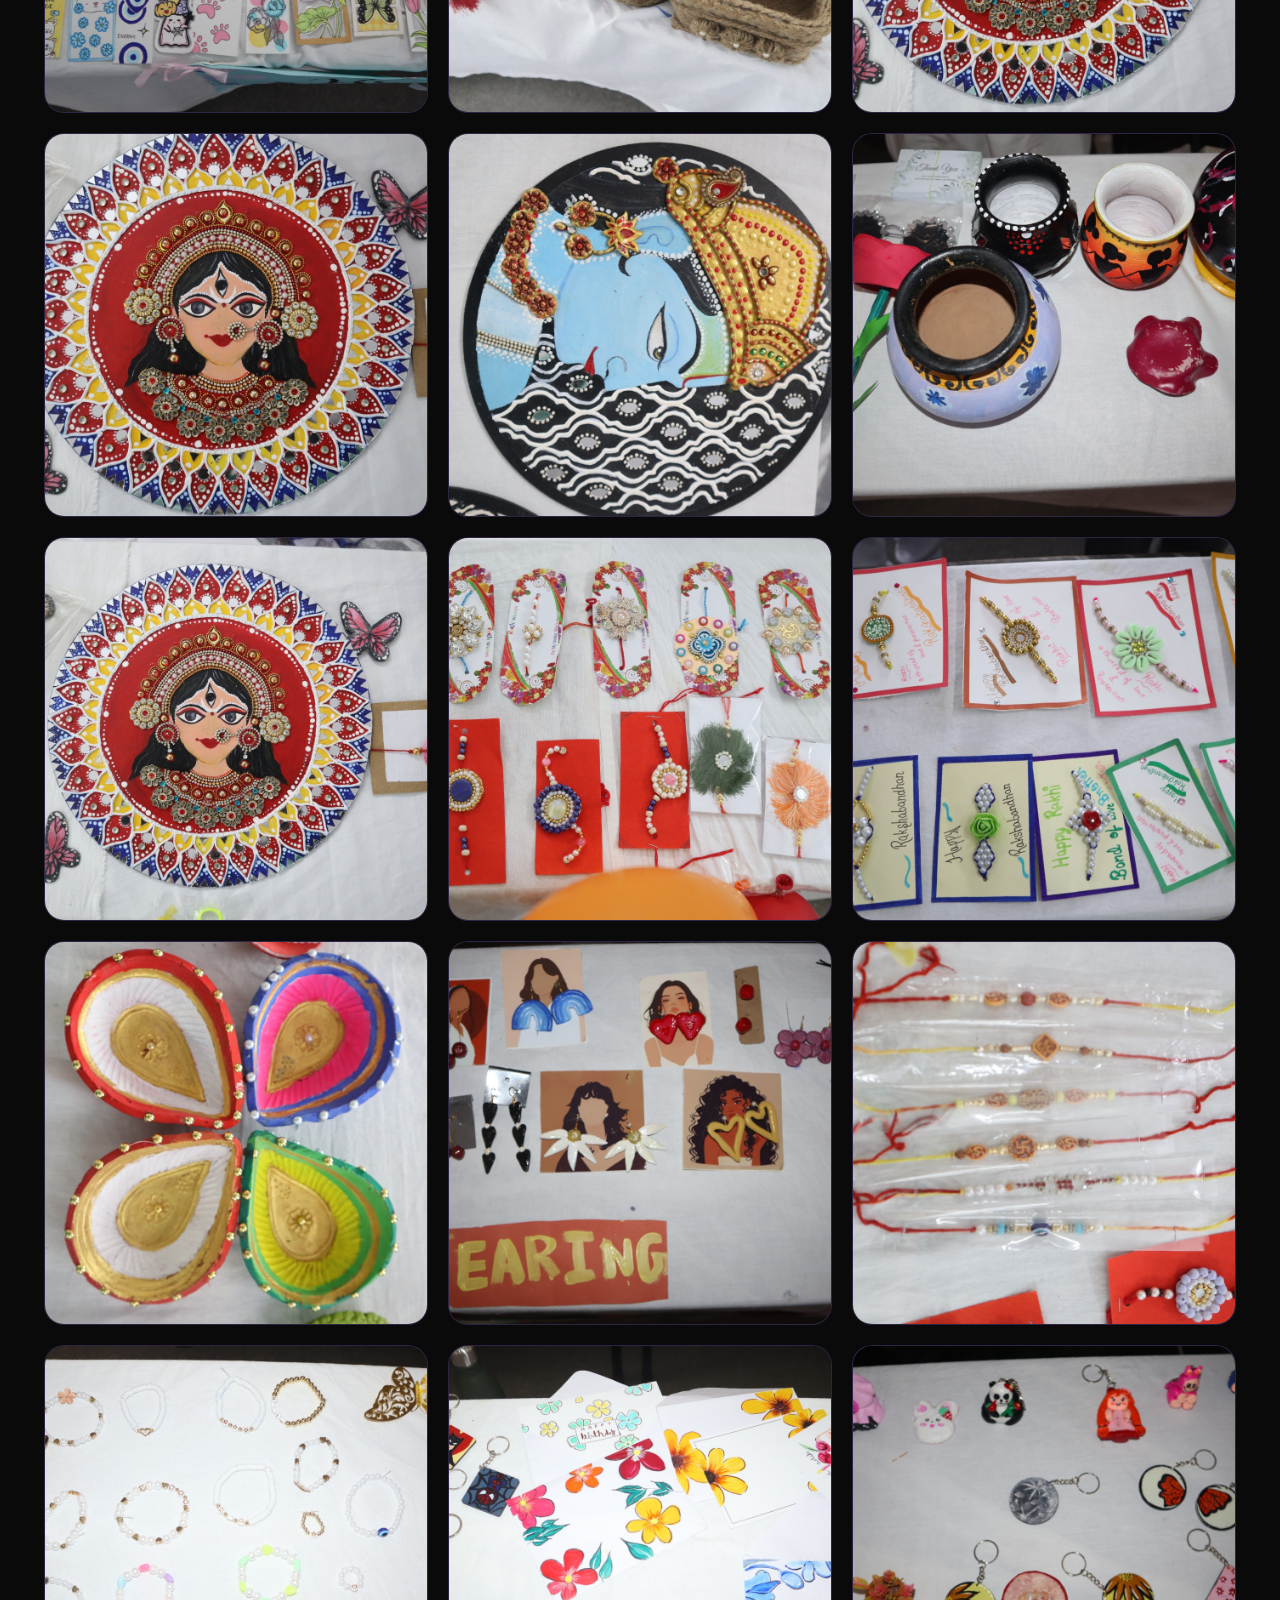
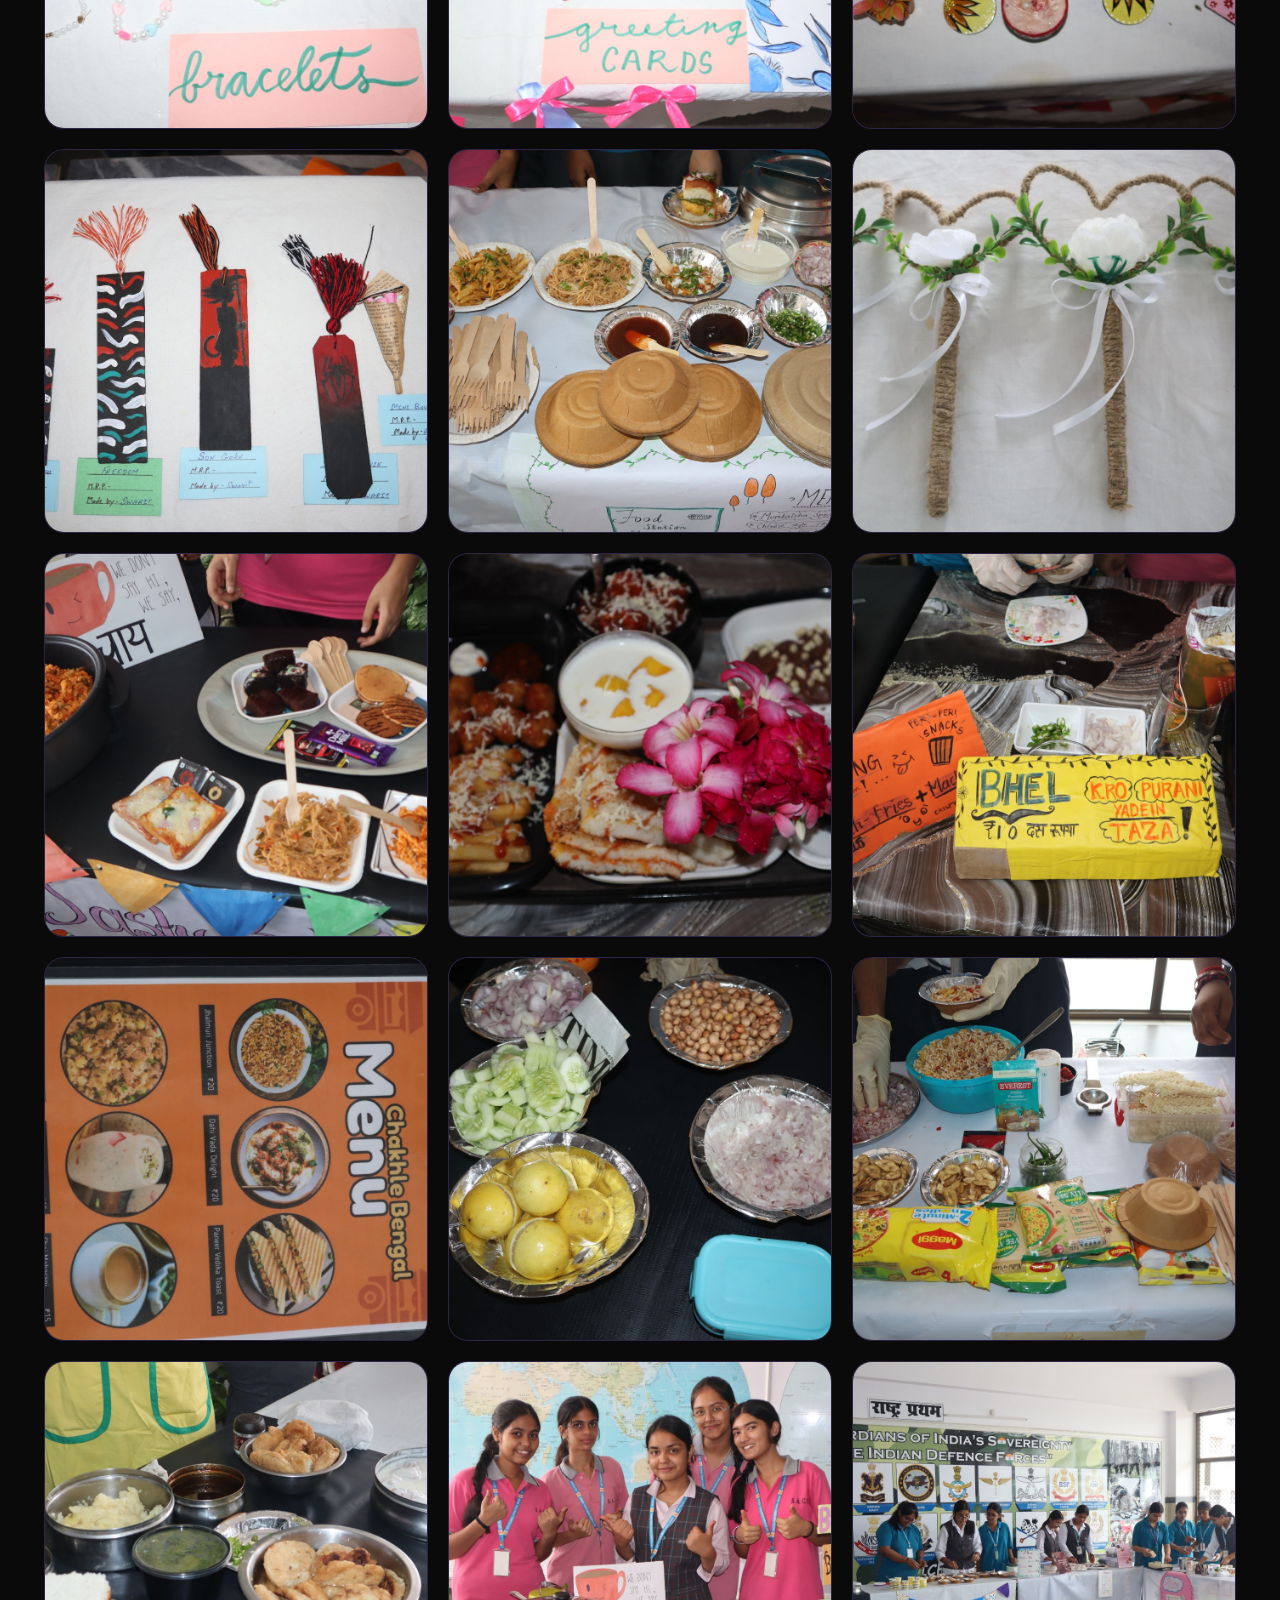
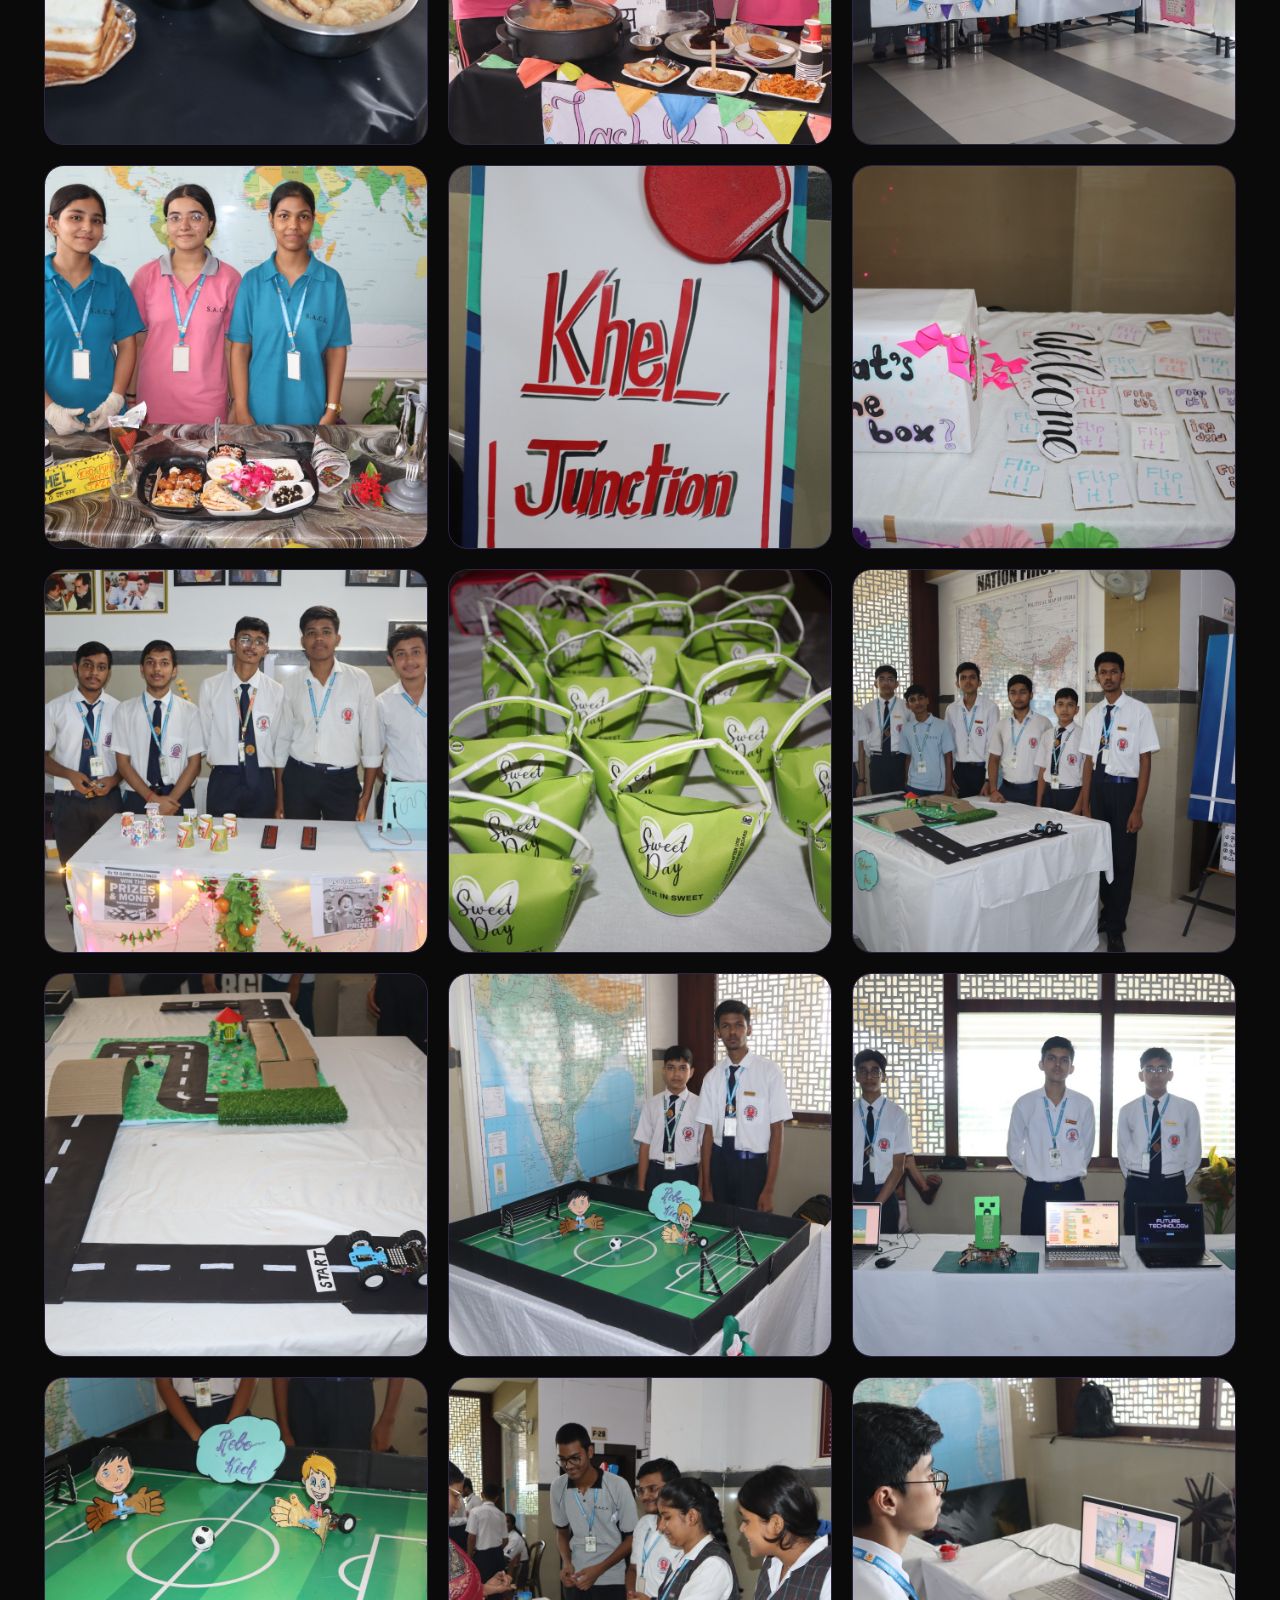
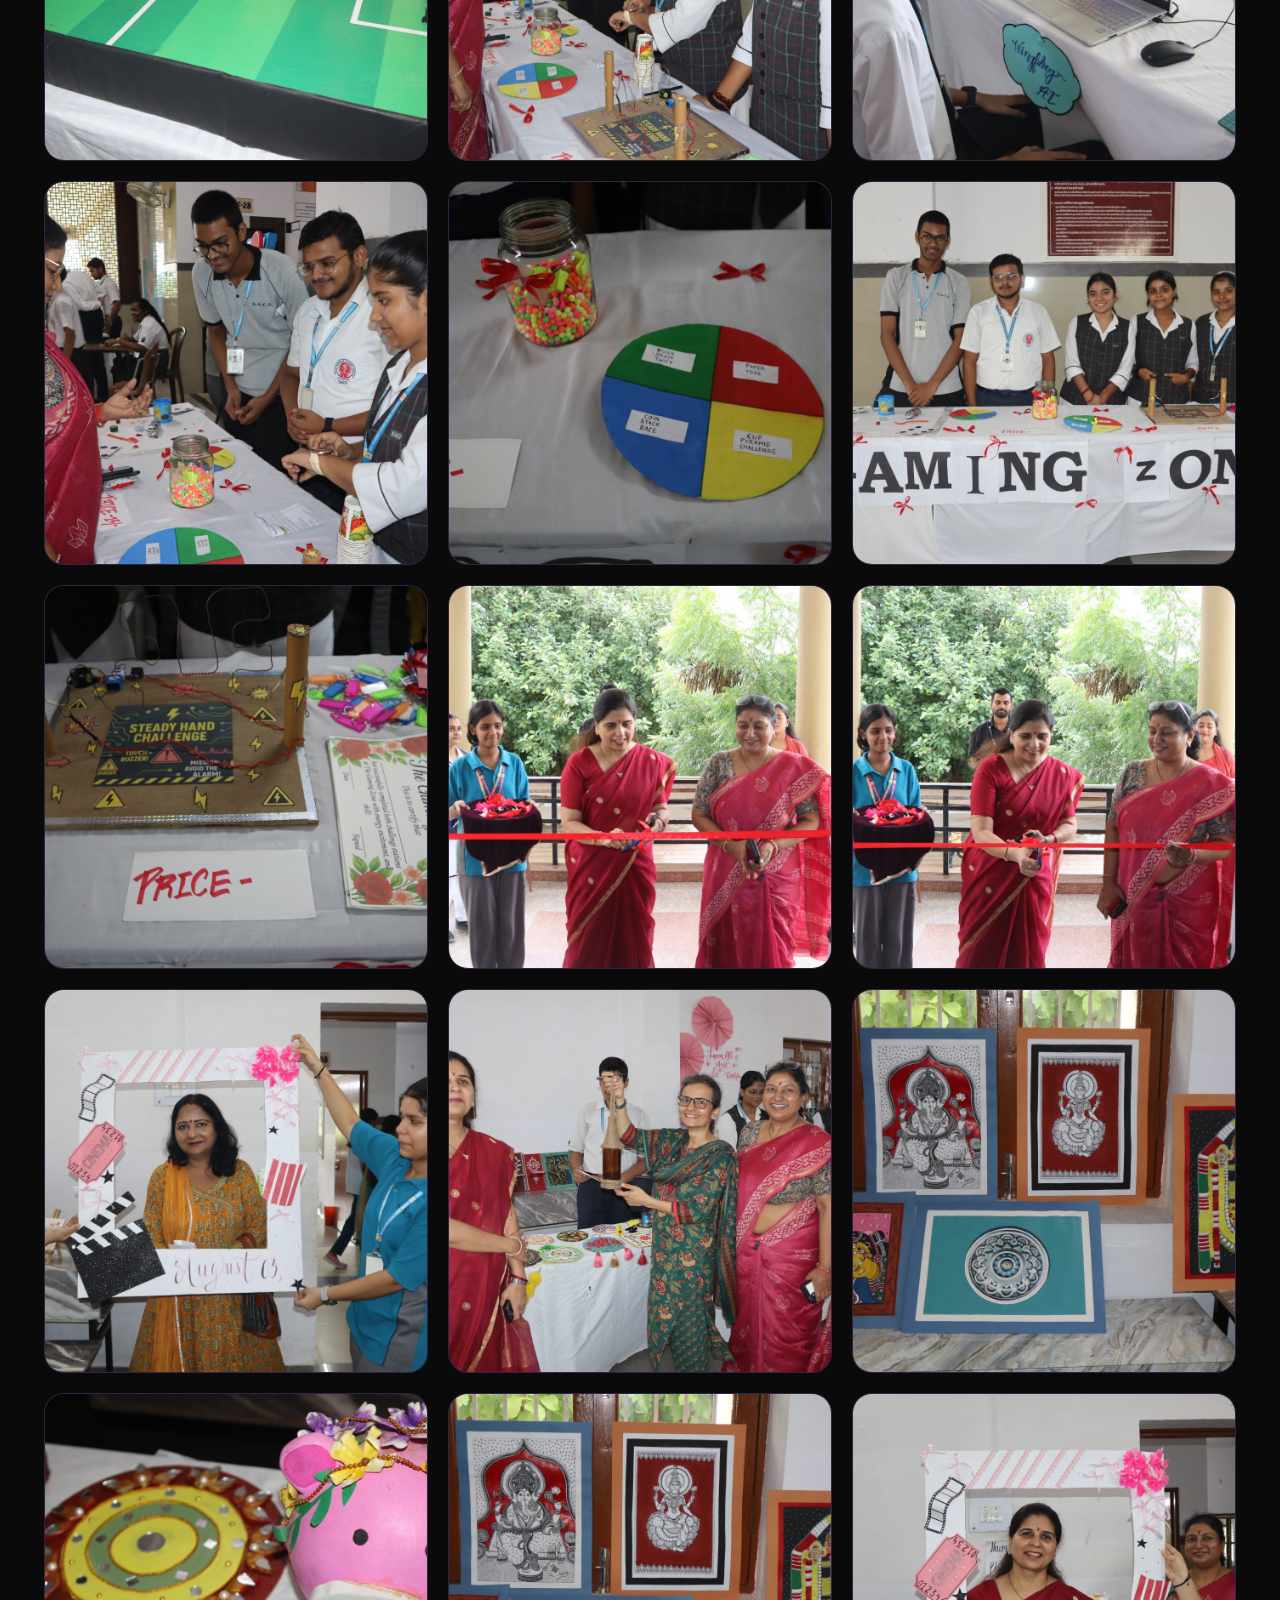
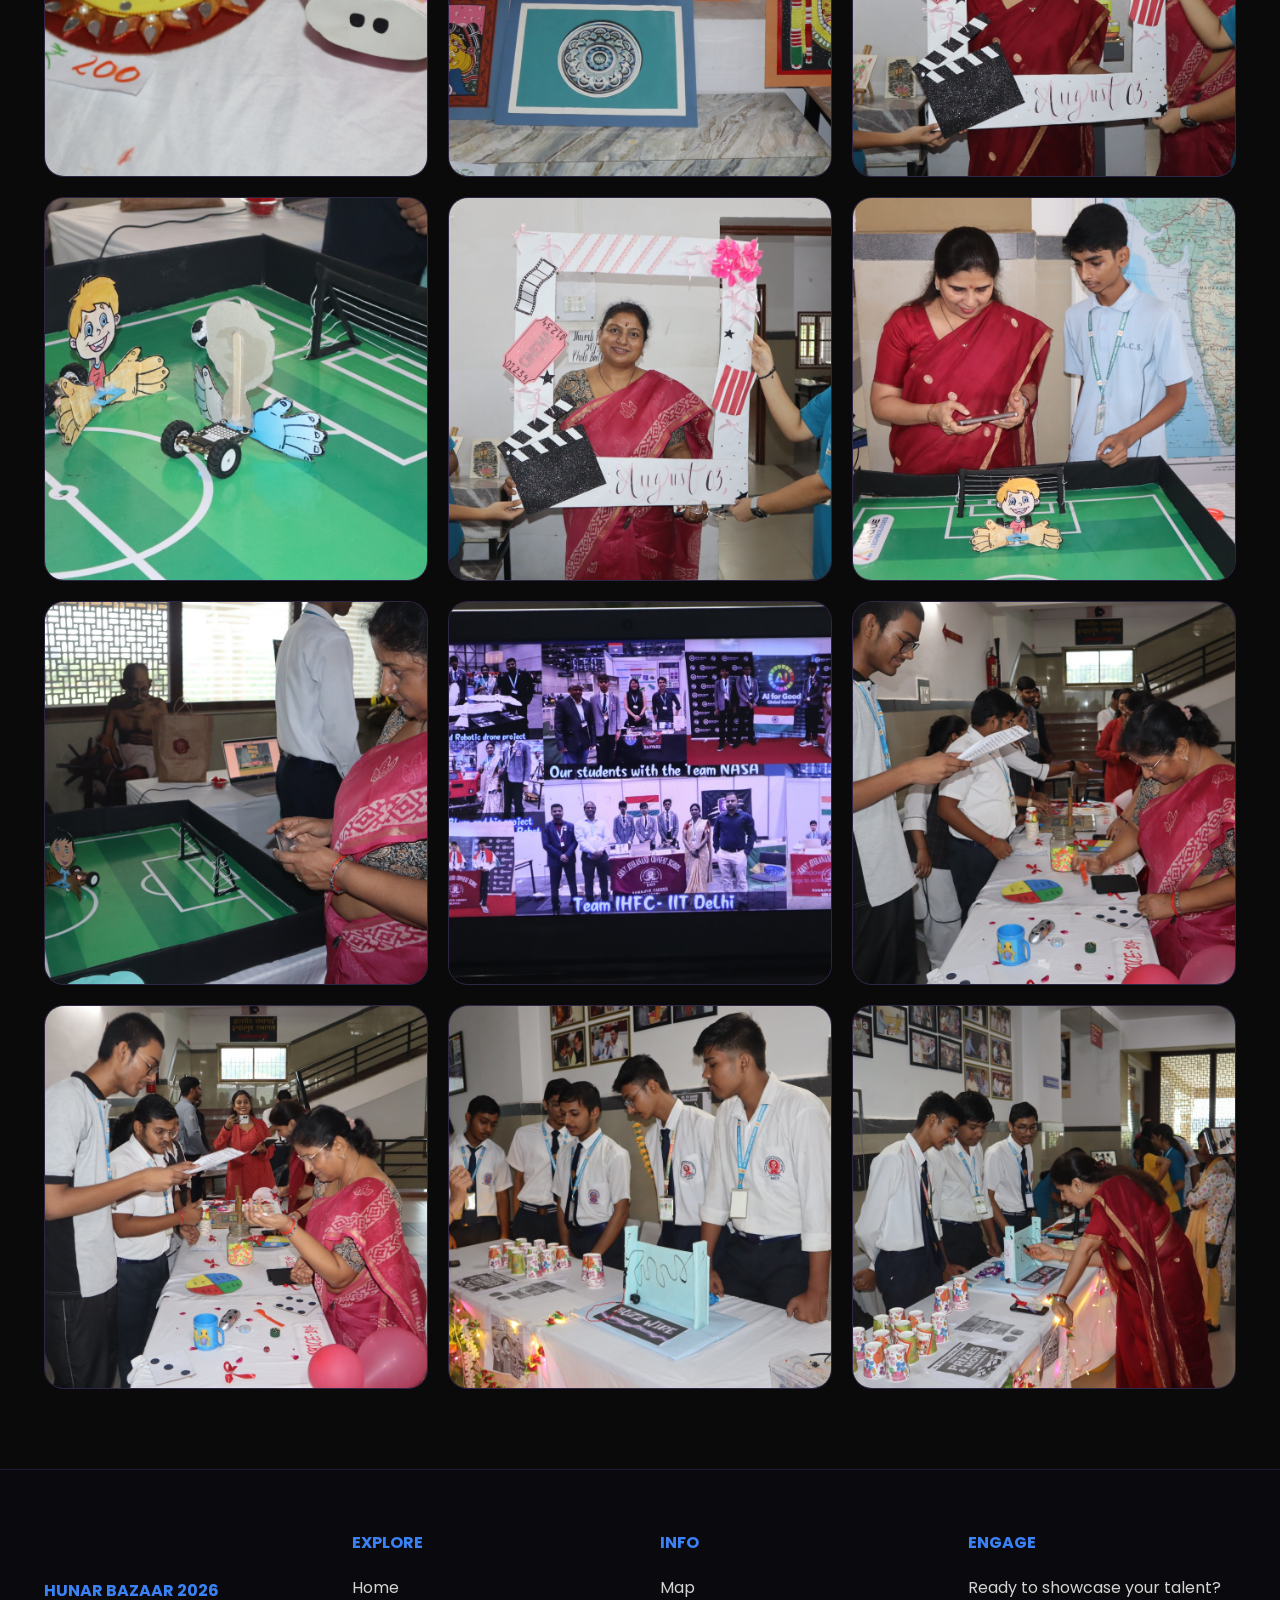
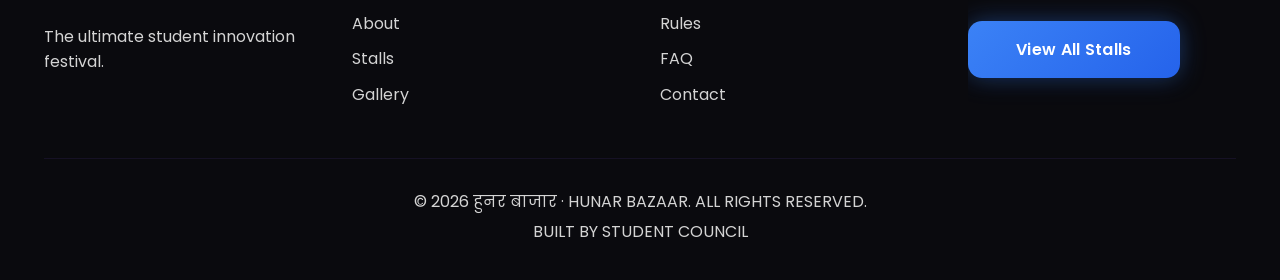
<file: gallery.html>
<!DOCTYPE html>
<html lang="en">
<head>
    <meta charset="UTF-8">
    <meta name="viewport" content="width=device-width, initial-scale=1.0">
    <title>Gallery | Hunar Bazaar 2026</title>
    <link rel="stylesheet" href="style-new.css">
    <link rel="stylesheet" href="pages.css">
    <link href="https://fonts.googleapis.com/css2?family=Poppins:wght@300;400;600;700;900&display=swap" rel="stylesheet">
</head>
<body>
    <!-- Navigation -->
    <nav class="navbar">
        <div class="nav-container">
            <div class="logo">
                <img src="logo.png" alt="School Logo" class="school-logo">
                <div class="logo-text">
                    <h1>हुनर बाजार</h1>
                    <span>HUNAR BAZAAR 2026</span>
                </div>
            </div>
            <button class="mobile-menu-toggle" id="mobileMenuBtn" aria-label="Toggle menu">
                <span></span>
                <span></span>
                <span></span>
            </button>
            <ul class="nav-menu desktop-only" id="navMenuDesktop">
                <li><a href="index.html">Home</a></li>
                <li><a href="about.html">About</a></li>
                <li><a href="stalls.html">Stalls</a></li>
                <li><a href="gallery.html" class="active">Gallery</a></li>
                <li><a href="map.html">Map</a></li>
                <li><a href="rules.html">Rules</a></li>
                <li><a href="faq.html">FAQ</a></li>
                <li><a href="contact.html">Contact</a></li>
                <li><a href="register.html" class="btn-register">Register Now</a></li>
            </ul>
        </div>
    </nav>

    <!-- Mobile Menu Overlay - Direct child of body (outside navbar) -->
    <div class="mobile-menu-overlay" id="mobileMenuOverlay">
        <button class="mobile-close-btn" id="mobileCloseBtn" aria-label="Close menu">&times;</button>
        <ul class="mobile-menu-list">
            <li><a href="index.html">Home</a></li>
            <li><a href="about.html">About</a></li>
            <li><a href="stalls.html">Stalls</a></li>
            <li><a href="gallery.html">Gallery</a></li>
            <li><a href="map.html">Map</a></li>
            <li><a href="rules.html">Rules</a></li>
            <li><a href="faq.html">FAQ</a></li>
            <li><a href="contact.html">Contact</a></li>
            <li><a href="register.html">Register Now</a></li>
        </ul>
    </div>

    <!-- Page Header -->
    <section class="page-header">
        <div class="container">
            <h1>Gallery</h1>
            <p>Explore memories from previous Hunar Bazaar events</p>
        </div>
    </section>

    <!-- Gallery Content -->
    <section class="gallery-section">
        <div class="container">
            <div class="gallery-intro">
                <h2>📸 Hunar Bazaar 2025 Memories</h2>
                <p>Relive the amazing moments from our previous event!</p>
            </div>

            <!-- Gallery Grid -->
            <div class="gallery-grid">
                <div class="gallery-item"><img src="img01.jpg" alt="Hunar Bazaar" loading="lazy"></div>
                <div class="gallery-item"><img src="img02.jpg" alt="Hunar Bazaar" loading="lazy"></div>
                <div class="gallery-item"><img src="img03.jpg" alt="Hunar Bazaar" loading="lazy"></div>
                <div class="gallery-item"><img src="img04.jpg" alt="Hunar Bazaar" loading="lazy"></div>
                <div class="gallery-item"><img src="img05.jpg" alt="Hunar Bazaar" loading="lazy"></div>
                <div class="gallery-item"><img src="img06.jpg" alt="Hunar Bazaar" loading="lazy"></div>
                <div class="gallery-item"><img src="img07.jpg" alt="Hunar Bazaar" loading="lazy"></div>
                <div class="gallery-item"><img src="img08.jpg" alt="Hunar Bazaar" loading="lazy"></div>
                <div class="gallery-item"><img src="img09.jpg" alt="Hunar Bazaar" loading="lazy"></div>
                <div class="gallery-item"><img src="img10.jpg" alt="Hunar Bazaar" loading="lazy"></div>
                <div class="gallery-item"><img src="img11.jpg" alt="Hunar Bazaar" loading="lazy"></div>
                <div class="gallery-item"><img src="img12.jpg" alt="Hunar Bazaar" loading="lazy"></div>
                <div class="gallery-item"><img src="img13.jpg" alt="Hunar Bazaar" loading="lazy"></div>
                <div class="gallery-item"><img src="img14.jpg" alt="Hunar Bazaar" loading="lazy"></div>
                <div class="gallery-item"><img src="img15.jpg" alt="Hunar Bazaar" loading="lazy"></div>
                <div class="gallery-item"><img src="img16.jpg" alt="Hunar Bazaar" loading="lazy"></div>
                <div class="gallery-item"><img src="img17.jpg" alt="Hunar Bazaar" loading="lazy"></div>
                <div class="gallery-item"><img src="img18.jpg" alt="Hunar Bazaar" loading="lazy"></div>
                <div class="gallery-item"><img src="img19.jpg" alt="Hunar Bazaar" loading="lazy"></div>
                <div class="gallery-item"><img src="img20.jpg" alt="Hunar Bazaar" loading="lazy"></div>
                <div class="gallery-item"><img src="img21.jpg" alt="Hunar Bazaar" loading="lazy"></div>
                <div class="gallery-item"><img src="img22.jpg" alt="Hunar Bazaar" loading="lazy"></div>
                <div class="gallery-item"><img src="img23.jpg" alt="Hunar Bazaar" loading="lazy"></div>
                <div class="gallery-item"><img src="img24.jpg" alt="Hunar Bazaar" loading="lazy"></div>
                <div class="gallery-item"><img src="img25.jpg" alt="Hunar Bazaar" loading="lazy"></div>
                <div class="gallery-item"><img src="img26.jpg" alt="Hunar Bazaar" loading="lazy"></div>
                <div class="gallery-item"><img src="img27.jpg" alt="Hunar Bazaar" loading="lazy"></div>
                <div class="gallery-item"><img src="img28.jpg" alt="Hunar Bazaar" loading="lazy"></div>
                <div class="gallery-item"><img src="img29.jpg" alt="Hunar Bazaar" loading="lazy"></div>
                <div class="gallery-item"><img src="img30.jpg" alt="Hunar Bazaar" loading="lazy"></div>
                <div class="gallery-item"><img src="img31.jpg" alt="Hunar Bazaar" loading="lazy"></div>
                <div class="gallery-item"><img src="img32.jpg" alt="Hunar Bazaar" loading="lazy"></div>
                <div class="gallery-item"><img src="img33.jpg" alt="Hunar Bazaar" loading="lazy"></div>
                <div class="gallery-item"><img src="img34.jpg" alt="Hunar Bazaar" loading="lazy"></div>
                <div class="gallery-item"><img src="img35.jpg" alt="Hunar Bazaar" loading="lazy"></div>
                <div class="gallery-item"><img src="img36.jpg" alt="Hunar Bazaar" loading="lazy"></div>
                <div class="gallery-item"><img src="img37.jpg" alt="Hunar Bazaar" loading="lazy"></div>
                <div class="gallery-item"><img src="img38.jpg" alt="Hunar Bazaar" loading="lazy"></div>
                <div class="gallery-item"><img src="img39.jpg" alt="Hunar Bazaar" loading="lazy"></div>
                <div class="gallery-item"><img src="img40.jpg" alt="Hunar Bazaar" loading="lazy"></div>
                <div class="gallery-item"><img src="img41.jpg" alt="Hunar Bazaar" loading="lazy"></div>
                <div class="gallery-item"><img src="img42.jpg" alt="Hunar Bazaar" loading="lazy"></div>
                <div class="gallery-item"><img src="img43.jpg" alt="Hunar Bazaar" loading="lazy"></div>
                <div class="gallery-item"><img src="img44.jpg" alt="Hunar Bazaar" loading="lazy"></div>
                <div class="gallery-item"><img src="img45.jpg" alt="Hunar Bazaar" loading="lazy"></div>
                <div class="gallery-item"><img src="img46.jpg" alt="Hunar Bazaar" loading="lazy"></div>
                <div class="gallery-item"><img src="img47.jpg" alt="Hunar Bazaar" loading="lazy"></div>
                <div class="gallery-item"><img src="img48.jpg" alt="Hunar Bazaar" loading="lazy"></div>
                <div class="gallery-item"><img src="img49.jpg" alt="Hunar Bazaar" loading="lazy"></div>
                <div class="gallery-item"><img src="img50.jpg" alt="Hunar Bazaar" loading="lazy"></div>
                <div class="gallery-item"><img src="img51.jpg" alt="Hunar Bazaar" loading="lazy"></div>
                <div class="gallery-item"><img src="img52.jpg" alt="Hunar Bazaar" loading="lazy"></div>
                <div class="gallery-item"><img src="img53.jpg" alt="Hunar Bazaar" loading="lazy"></div>
                <div class="gallery-item"><img src="img54.jpg" alt="Hunar Bazaar" loading="lazy"></div>
                <div class="gallery-item"><img src="img55.jpg" alt="Hunar Bazaar" loading="lazy"></div>
                <div class="gallery-item"><img src="img56.jpg" alt="Hunar Bazaar" loading="lazy"></div>
                <div class="gallery-item"><img src="img57.jpg" alt="Hunar Bazaar" loading="lazy"></div>
                <div class="gallery-item"><img src="img58.jpg" alt="Hunar Bazaar" loading="lazy"></div>
                <div class="gallery-item"><img src="img59.jpg" alt="Hunar Bazaar" loading="lazy"></div>
                <div class="gallery-item"><img src="img60.jpg" alt="Hunar Bazaar" loading="lazy"></div>
                <div class="gallery-item"><img src="img61.jpg" alt="Hunar Bazaar" loading="lazy"></div>
                <div class="gallery-item"><img src="img62.jpg" alt="Hunar Bazaar" loading="lazy"></div>
                <div class="gallery-item"><img src="img63.jpg" alt="Hunar Bazaar" loading="lazy"></div>
                <div class="gallery-item"><img src="img64.jpg" alt="Hunar Bazaar" loading="lazy"></div>
                <div class="gallery-item"><img src="img65.jpg" alt="Hunar Bazaar" loading="lazy"></div>
                <div class="gallery-item"><img src="img66.jpg" alt="Hunar Bazaar" loading="lazy"></div>
            </div>
        </div>
    </section>

    <!-- Footer -->
    <footer class="footer">
        <div class="container">
            <div class="footer-grid">
                <div class="footer-col">
                    <h3>हुनर बाजार</h3>
                    <h4>HUNAR BAZAAR 2026</h4>
                    <p>The ultimate student innovation festival.</p>
                </div>
                <div class="footer-col">
                    <h4>EXPLORE</h4>
                    <ul>
                        <li><a href="index.html">Home</a></li>
                        <li><a href="about.html">About</a></li>
                        <li><a href="stalls.html">Stalls</a></li>
                        <li><a href="gallery.html">Gallery</a></li>
                    </ul>
                </div>
                <div class="footer-col">
                    <h4>INFO</h4>
                    <ul>
                        <li><a href="map.html">Map</a></li>
                        <li><a href="rules.html">Rules</a></li>
                        <li><a href="faq.html">FAQ</a></li>
                        <li><a href="contact.html">Contact</a></li>
                    </ul>
                </div>
                <div class="footer-col">
                    <h4>ENGAGE</h4>
                    <p>Ready to showcase your talent?</p>
                    <a href="stalls.html" class="btn btn-primary">View All Stalls</a>
                </div>
            </div>
            <div class="footer-bottom">
                <p>© 2026 हुनर बाजार · HUNAR BAZAAR. ALL RIGHTS RESERVED.</p>
                <p>BUILT BY STUDENT COUNCIL</p>
            </div>
        </div>
    </footer>

    <script src="script.js"></script>
</body>
</html>
</file>
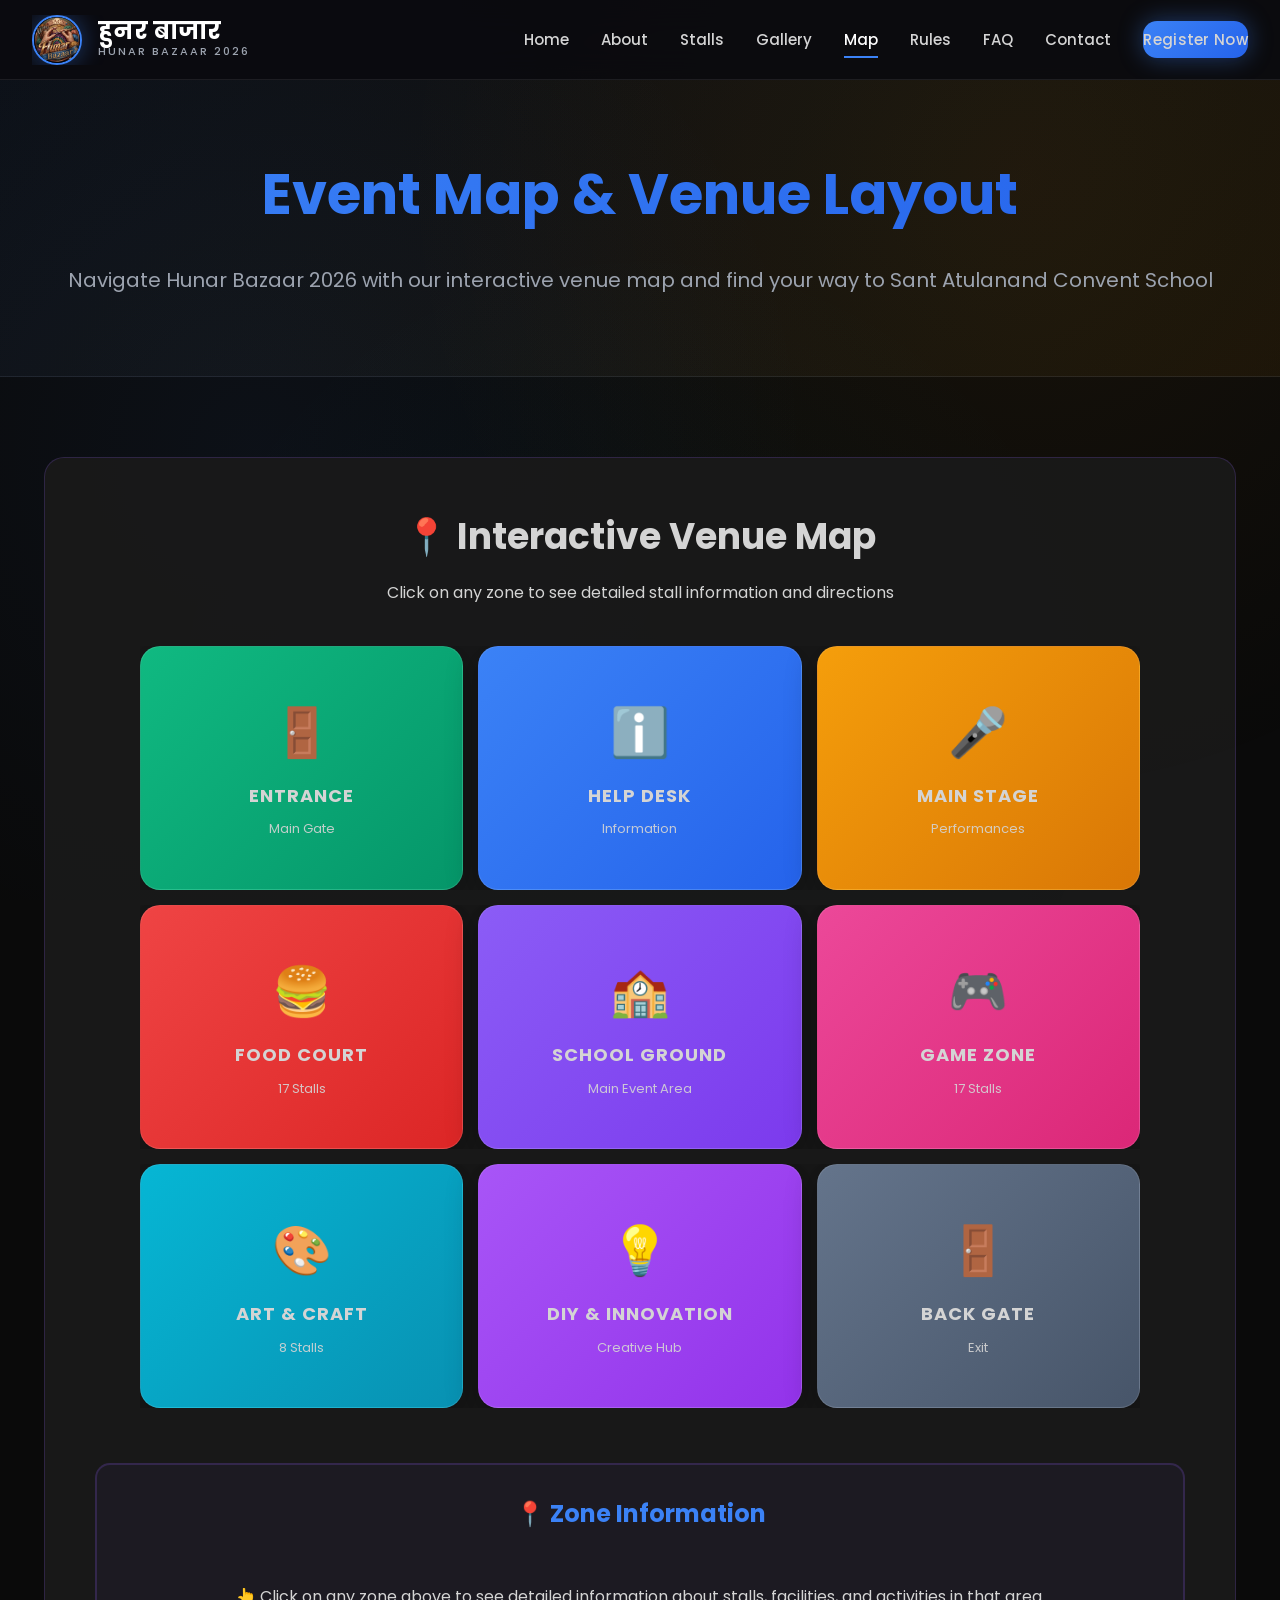
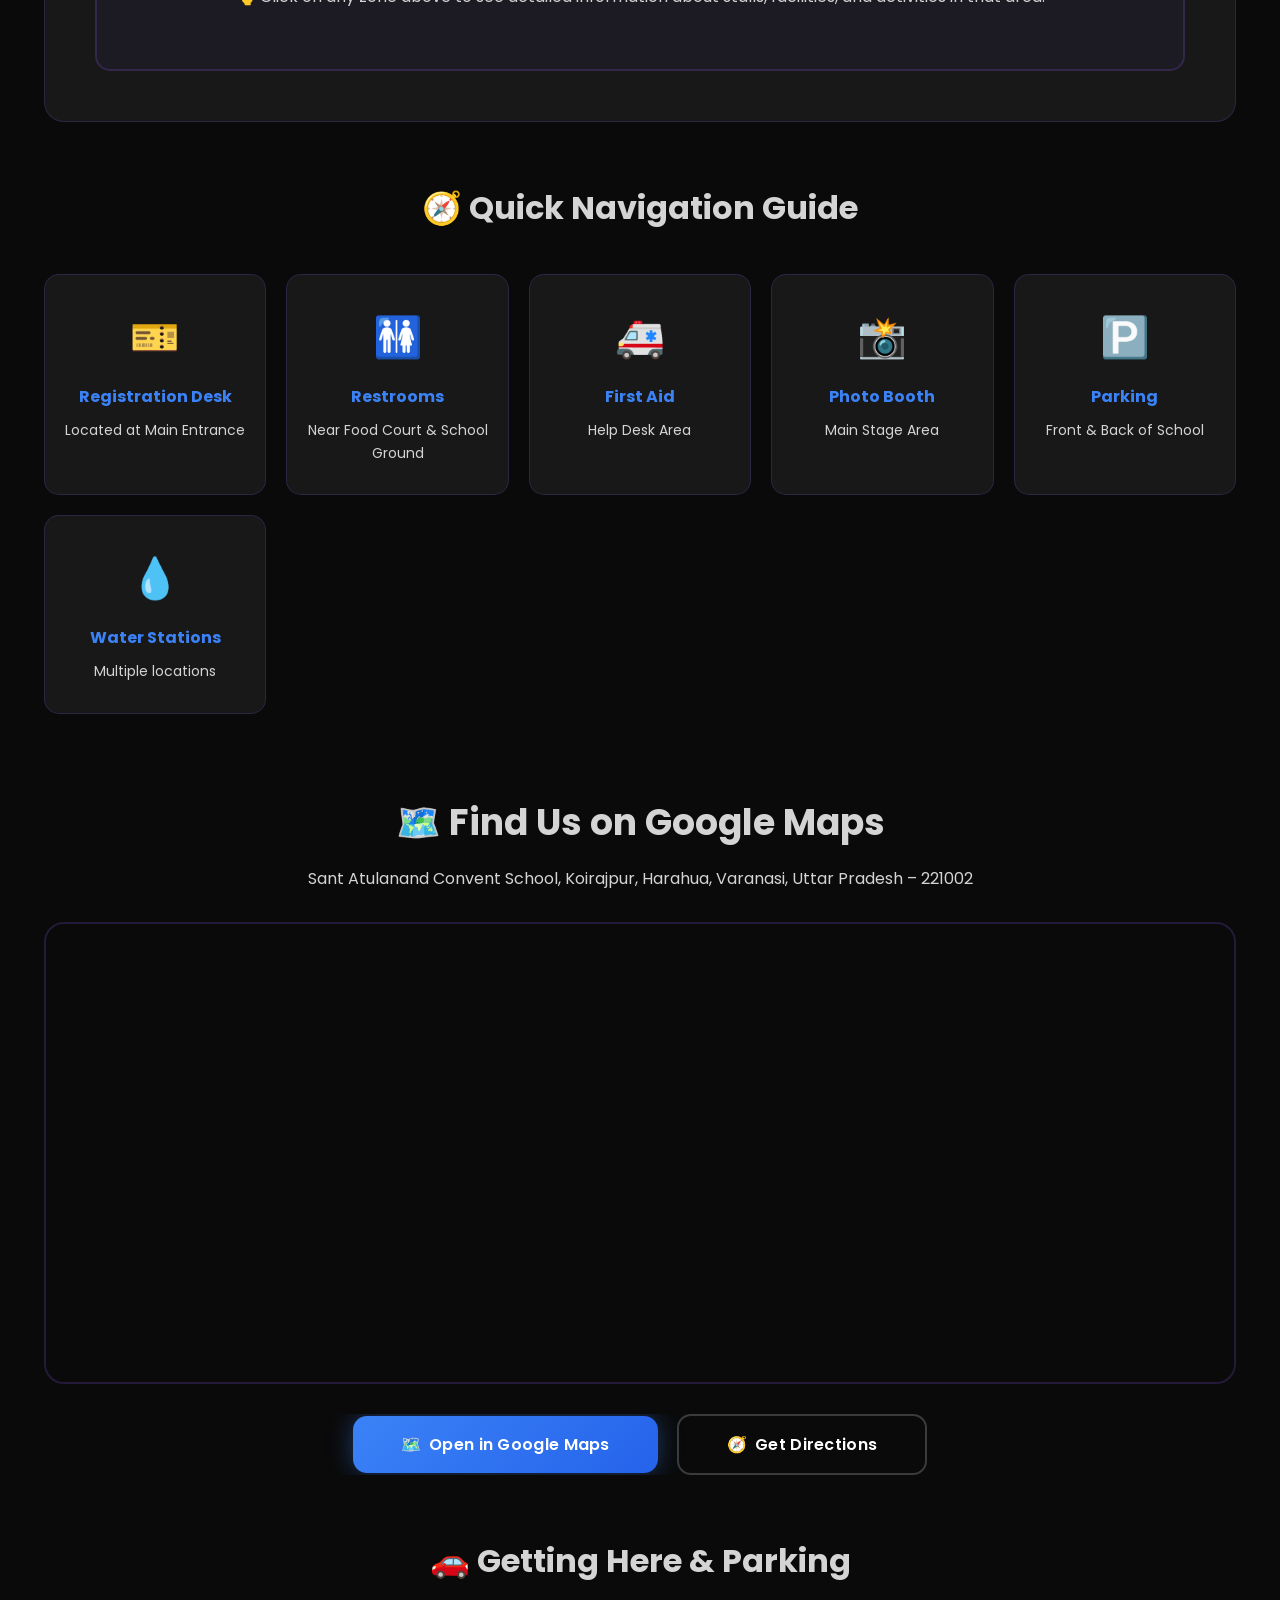
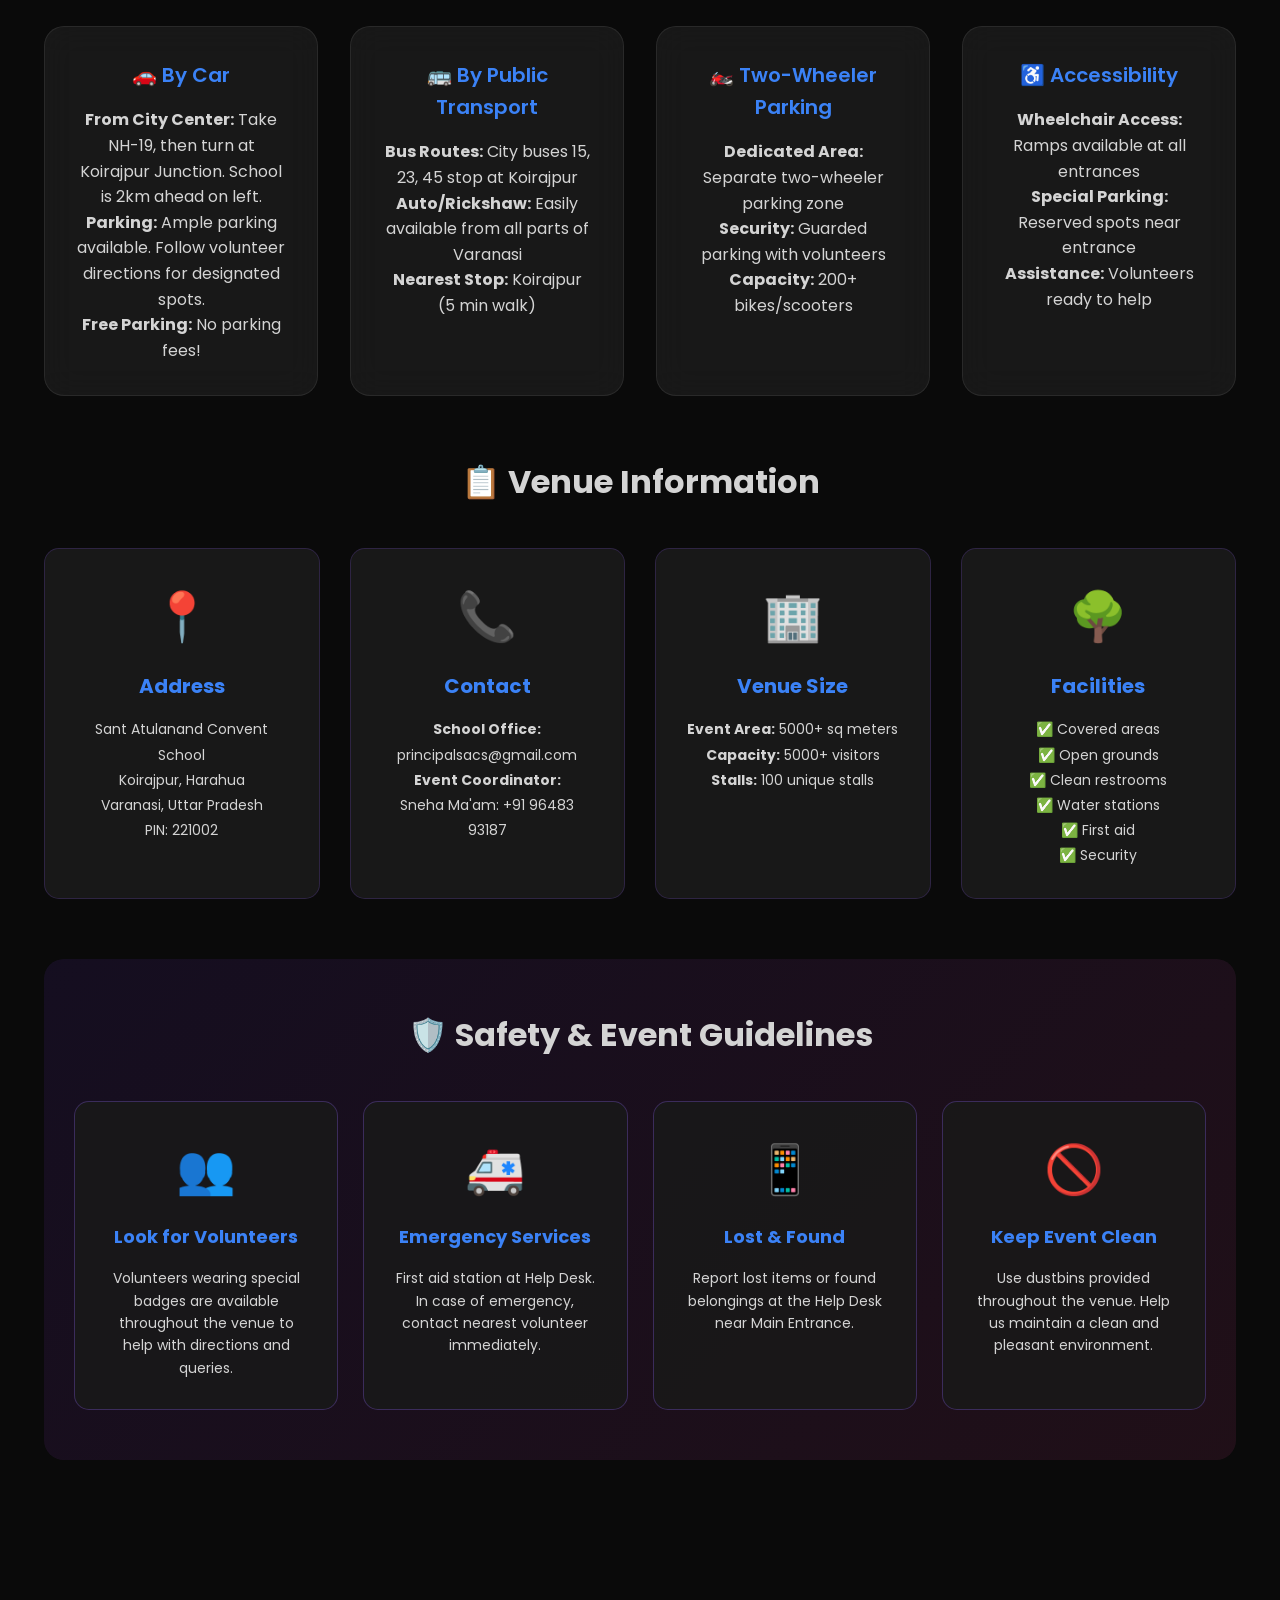
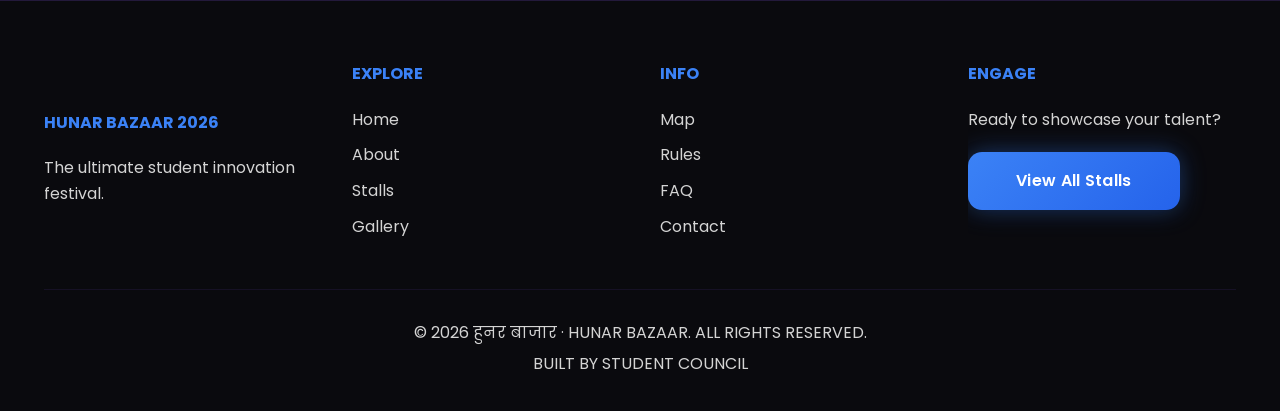
<file: map.html>
<!DOCTYPE html>
<html lang="en">
<head>
    <meta charset="UTF-8">
    <meta name="viewport" content="width=device-width, initial-scale=1.0">
    <title>Map | Hunar Bazaar 2026</title>
    <link rel="stylesheet" href="style-new.css">
    <link rel="stylesheet" href="pages.css">
    <link href="https://fonts.googleapis.com/css2?family=Poppins:wght@300;400;600;700;900&display=swap" rel="stylesheet">
</head>
<body>
    <!-- Navigation -->
    <nav class="navbar">
        <div class="nav-container">
            <div class="logo">
                <img src="logo.png" alt="School Logo" class="school-logo">
                <div class="logo-text">
                    <h1>हुनर बाजार</h1>
                    <span>HUNAR BAZAAR 2026</span>
                </div>
            </div>
            <button class="mobile-menu-toggle" id="mobileMenuBtn" aria-label="Toggle menu">
                <span></span>
                <span></span>
                <span></span>
            </button>
            <ul class="nav-menu desktop-only" id="navMenuDesktop">
                <li><a href="index.html">Home</a></li>
                <li><a href="about.html">About</a></li>
                <li><a href="stalls.html">Stalls</a></li>
                <li><a href="gallery.html">Gallery</a></li>
                <li><a href="map.html" class="active">Map</a></li>
                <li><a href="rules.html">Rules</a></li>
                <li><a href="faq.html">FAQ</a></li>
                <li><a href="contact.html">Contact</a></li>
                <li><a href="register.html" class="btn-register">Register Now</a></li>
            </ul>
        </div>
    </nav>

    <!-- Mobile Menu Overlay - Direct child of body (outside navbar) -->
    <div class="mobile-menu-overlay" id="mobileMenuOverlay">
        <button class="mobile-close-btn" id="mobileCloseBtn" aria-label="Close menu">&times;</button>
        <ul class="mobile-menu-list">
            <li><a href="index.html">Home</a></li>
            <li><a href="about.html">About</a></li>
            <li><a href="stalls.html">Stalls</a></li>
            <li><a href="gallery.html">Gallery</a></li>
            <li><a href="map.html">Map</a></li>
            <li><a href="rules.html">Rules</a></li>
            <li><a href="faq.html">FAQ</a></li>
            <li><a href="contact.html">Contact</a></li>
            <li><a href="register.html">Register Now</a></li>
        </ul>
    </div>

    <!-- Page Header -->
    <section class="page-header">
        <div class="container">
            <h1>Event Map & Venue Layout</h1>
            <p>Navigate Hunar Bazaar 2026 with our interactive venue map and find your way to Sant Atulanand Convent School</p>
        </div>
    </section>

    <!-- Map Content -->
    <section class="map-page-section">
        <div class="container">
            <!-- Visual Venue Map -->
            <div class="venue-map-visual">
                <h2>📍 Interactive Venue Map</h2>
                <p>Click on any zone to see detailed stall information and directions</p>
                
                <div class="venue-layout">
                    <!-- Map Grid Layout -->
                    <div class="map-row">
                        <div class="map-zone entrance" data-zone="Entrance" style="background: linear-gradient(135deg, #10b981, #059669);">
                            <span class="zone-icon">🚪</span>
                            <h4>ENTRANCE</h4>
                            <small>Main Gate</small>
                        </div>
                        <div class="map-zone helpdesk" data-zone="Help Desk" style="background: linear-gradient(135deg, #3b82f6, #2563eb);">
                            <span class="zone-icon">ℹ️</span>
                            <h4>HELP DESK</h4>
                            <small>Information</small>
                        </div>
                        <div class="map-zone stage" data-zone="Main Stage" style="background: linear-gradient(135deg, #f59e0b, #d97706);">
                            <span class="zone-icon">🎤</span>
                            <h4>MAIN STAGE</h4>
                            <small>Performances</small>
                        </div>
                    </div>
                    
                    <div class="map-row">
                        <div class="map-zone food" data-zone="Food Court" style="background: linear-gradient(135deg, #ef4444, #dc2626);">
                            <span class="zone-icon">🍔</span>
                            <h4>FOOD COURT</h4>
                            <small>17 Stalls</small>
                        </div>
                        <div class="map-zone ground" data-zone="School Ground" style="background: linear-gradient(135deg, #8b5cf6, #7c3aed);">
                            <span class="zone-icon">🏫</span>
                            <h4>SCHOOL GROUND</h4>
                            <small>Main Event Area</small>
                        </div>
                        <div class="map-zone games" data-zone="Game Zone" style="background: linear-gradient(135deg, #ec4899, #db2777);">
                            <span class="zone-icon">🎮</span>
                            <h4>GAME ZONE</h4>
                            <small>17 Stalls</small>
                        </div>
                    </div>
                    
                    <div class="map-row">
                        <div class="map-zone arts" data-zone="Art & Craft" style="background: linear-gradient(135deg, #06b6d4, #0891b2);">
                            <span class="zone-icon">🎨</span>
                            <h4>ART & CRAFT</h4>
                            <small>8 Stalls</small>
                        </div>
                        <div class="map-zone innovation" data-zone="DIY & Innovation" style="background: linear-gradient(135deg, #a855f7, #9333ea);">
                            <span class="zone-icon">💡</span>
                            <h4>DIY & INNOVATION</h4>
                            <small>Creative Hub</small>
                        </div>
                        <div class="map-zone backgate" data-zone="Back Gate" style="background: linear-gradient(135deg, #64748b, #475569);">
                            <span class="zone-icon">🚪</span>
                            <h4>BACK GATE</h4>
                            <small>Exit</small>
                        </div>
                    </div>
                </div>

                <div class="zone-details-panel">
                    <h3>📍 Zone Information</h3>
                    <div id="zoneInfo">
                        <p style="text-align: center; color: var(--text-gray); padding: 30px;">
                            👆 Click on any zone above to see detailed information about stalls, facilities, and activities in that area.
                        </p>
                    </div>
                </div>
            </div>

            <!-- Quick Navigation -->
            <div class="quick-nav">
                <h3>🧭 Quick Navigation Guide</h3>
                <div class="nav-grid">
                    <div class="nav-card">
                        <span class="nav-icon">🎫</span>
                        <h4>Registration Desk</h4>
                        <p>Located at Main Entrance</p>
                    </div>
                    <div class="nav-card">
                        <span class="nav-icon">🚻</span>
                        <h4>Restrooms</h4>
                        <p>Near Food Court & School Ground</p>
                    </div>
                    <div class="nav-card">
                        <span class="nav-icon">🚑</span>
                        <h4>First Aid</h4>
                        <p>Help Desk Area</p>
                    </div>
                    <div class="nav-card">
                        <span class="nav-icon">📸</span>
                        <h4>Photo Booth</h4>
                        <p>Main Stage Area</p>
                    </div>
                    <div class="nav-card">
                        <span class="nav-icon">🅿️</span>
                        <h4>Parking</h4>
                        <p>Front & Back of School</p>
                    </div>
                    <div class="nav-card">
                        <span class="nav-icon">💧</span>
                        <h4>Water Stations</h4>
                        <p>Multiple locations</p>
                    </div>
                </div>
            </div>

            <!-- Google Map Section -->
            <div class="map-section">
                <h2>🗺️ Find Us on Google Maps</h2>
                <p>Sant Atulanand Convent School, Koirajpur, Harahua, Varanasi, Uttar Pradesh – 221002</p>
                <div class="map-container">
                    <iframe 
                        src="https://www.google.com/maps/embed?pb=!1m18!1m12!1m3!1d3607.5!2d82.9!3d25.3!2m3!1f0!2f0!3f0!3m2!1i1024!2i768!4f13.1!3m3!1m2!1s0x0%3A0x0!2zMjXCsDE4JzAwLjAiTiA4MsKwNTQnMDAuMCJF!5e0!3m2!1sen!2sin!4v1234567890" 
                        width="100%" 
                        height="450" 
                        style="border:0; border-radius: 20px;" 
                        allowfullscreen="" 
                        loading="lazy">
                    </iframe>
                </div>
                <div style="text-align: center; margin-top: 30px;">
                    <a href="https://maps.app.goo.gl/mzQcaKX9S2BkP9sd8" target="_blank" class="btn btn-primary" style="margin-right: 15px;">
                        <span>🗺️</span> Open in Google Maps
                    </a>
                    <a href="https://maps.app.goo.gl/mzQcaKX9S2BkP9sd8" target="_blank" class="btn btn-secondary">
                        <span>🧭</span> Get Directions
                    </a>
                </div>
            </div>

            <!-- Transportation & Parking Info -->
            <div class="transport-info">
                <h2>🚗 Getting Here & Parking</h2>
                <div class="info-grid">
                    <div class="info-card">
                        <h4>🚗 By Car</h4>
                        <p><strong>From City Center:</strong> Take NH-19, then turn at Koirajpur Junction. School is 2km ahead on left.</p>
                        <p><strong>Parking:</strong> Ample parking available. Follow volunteer directions for designated spots.</p>
                        <p><strong>Free Parking:</strong> No parking fees!</p>
                    </div>
                    <div class="info-card">
                        <h4>🚌 By Public Transport</h4>
                        <p><strong>Bus Routes:</strong> City buses 15, 23, 45 stop at Koirajpur</p>
                        <p><strong>Auto/Rickshaw:</strong> Easily available from all parts of Varanasi</p>
                        <p><strong>Nearest Stop:</strong> Koirajpur (5 min walk)</p>
                    </div>
                    <div class="info-card">
                        <h4>🏍️ Two-Wheeler Parking</h4>
                        <p><strong>Dedicated Area:</strong> Separate two-wheeler parking zone</p>
                        <p><strong>Security:</strong> Guarded parking with volunteers</p>
                        <p><strong>Capacity:</strong> 200+ bikes/scooters</p>
                    </div>
                    <div class="info-card">
                        <h4>♿ Accessibility</h4>
                        <p><strong>Wheelchair Access:</strong> Ramps available at all entrances</p>
                        <p><strong>Special Parking:</strong> Reserved spots near entrance</p>
                        <p><strong>Assistance:</strong> Volunteers ready to help</p>
                    </div>
                </div>
            </div>

            <!-- Venue Details -->
            <div class="venue-details-section">
                <h2>📋 Venue Information</h2>
                <div class="details-grid">
                    <div class="detail-card">
                        <div class="detail-icon">📍</div>
                        <h4>Address</h4>
                        <p>Sant Atulanand Convent School<br>Koirajpur, Harahua<br>Varanasi, Uttar Pradesh<br>PIN: 221002</p>
                    </div>
                    <div class="detail-card">
                        <div class="detail-icon">📞</div>
                        <h4>Contact</h4>
                        <p><strong>School Office:</strong><br>principalsacs@gmail.com</p>
                        <p><strong>Event Coordinator:</strong><br>Sneha Ma'am: +91 96483 93187</p>
                    </div>
                    <div class="detail-card">
                        <div class="detail-icon">🏢</div>
                        <h4>Venue Size</h4>
                        <p><strong>Event Area:</strong> 5000+ sq meters</p>
                        <p><strong>Capacity:</strong> 5000+ visitors</p>
                        <p><strong>Stalls:</strong> 100 unique stalls</p>
                    </div>
                    <div class="detail-card">
                        <div class="detail-icon">🌳</div>
                        <h4>Facilities</h4>
                        <p>✅ Covered areas<br>✅ Open grounds<br>✅ Clean restrooms<br>✅ Water stations<br>✅ First aid<br>✅ Security</p>
                    </div>
                </div>
            </div>

            <!-- Safety & Guidelines -->
            <div class="safety-section">
                <h2>🛡️ Safety & Event Guidelines</h2>
                <div class="safety-grid">
                    <div class="safety-card">
                        <span class="safety-icon">👥</span>
                        <h4>Look for Volunteers</h4>
                        <p>Volunteers wearing special badges are available throughout the venue to help with directions and queries.</p>
                    </div>
                    <div class="safety-card">
                        <span class="safety-icon">🚑</span>
                        <h4>Emergency Services</h4>
                        <p>First aid station at Help Desk. In case of emergency, contact nearest volunteer immediately.</p>
                    </div>
                    <div class="safety-card">
                        <span class="safety-icon">📱</span>
                        <h4>Lost & Found</h4>
                        <p>Report lost items or found belongings at the Help Desk near Main Entrance.</p>
                    </div>
                    <div class="safety-card">
                        <span class="safety-icon">🚫</span>
                        <h4>Keep Event Clean</h4>
                        <p>Use dustbins provided throughout the venue. Help us maintain a clean and pleasant environment.</p>
                    </div>
                </div>
            </div>
        </div>
    </section>

    <!-- Footer -->
    <footer class="footer">
        <div class="container">
            <div class="footer-grid">
                <div class="footer-col">
                    <h3>हुनर बाजार</h3>
                    <h4>HUNAR BAZAAR 2026</h4>
                    <p>The ultimate student innovation festival.</p>
                </div>
                <div class="footer-col">
                    <h4>EXPLORE</h4>
                    <ul>
                        <li><a href="index.html">Home</a></li>
                        <li><a href="about.html">About</a></li>
                        <li><a href="stalls.html">Stalls</a></li>
                        <li><a href="gallery.html">Gallery</a></li>
                    </ul>
                </div>
                <div class="footer-col">
                    <h4>INFO</h4>
                    <ul>
                        <li><a href="map.html">Map</a></li>
                        <li><a href="rules.html">Rules</a></li>
                        <li><a href="faq.html">FAQ</a></li>
                        <li><a href="contact.html">Contact</a></li>
                    </ul>
                </div>
                <div class="footer-col">
                    <h4>ENGAGE</h4>
                    <p>Ready to showcase your talent?</p>
                    <a href="stalls.html" class="btn btn-primary">View All Stalls</a>
                </div>
            </div>
            <div class="footer-bottom">
                <p>© 2026 हुनर बाजार · HUNAR BAZAAR. ALL RIGHTS RESERVED.</p>
                <p>BUILT BY STUDENT COUNCIL</p>
            </div>
        </div>
    </footer>

    <script src="script.js"></script>
</body>
</html>
</file>
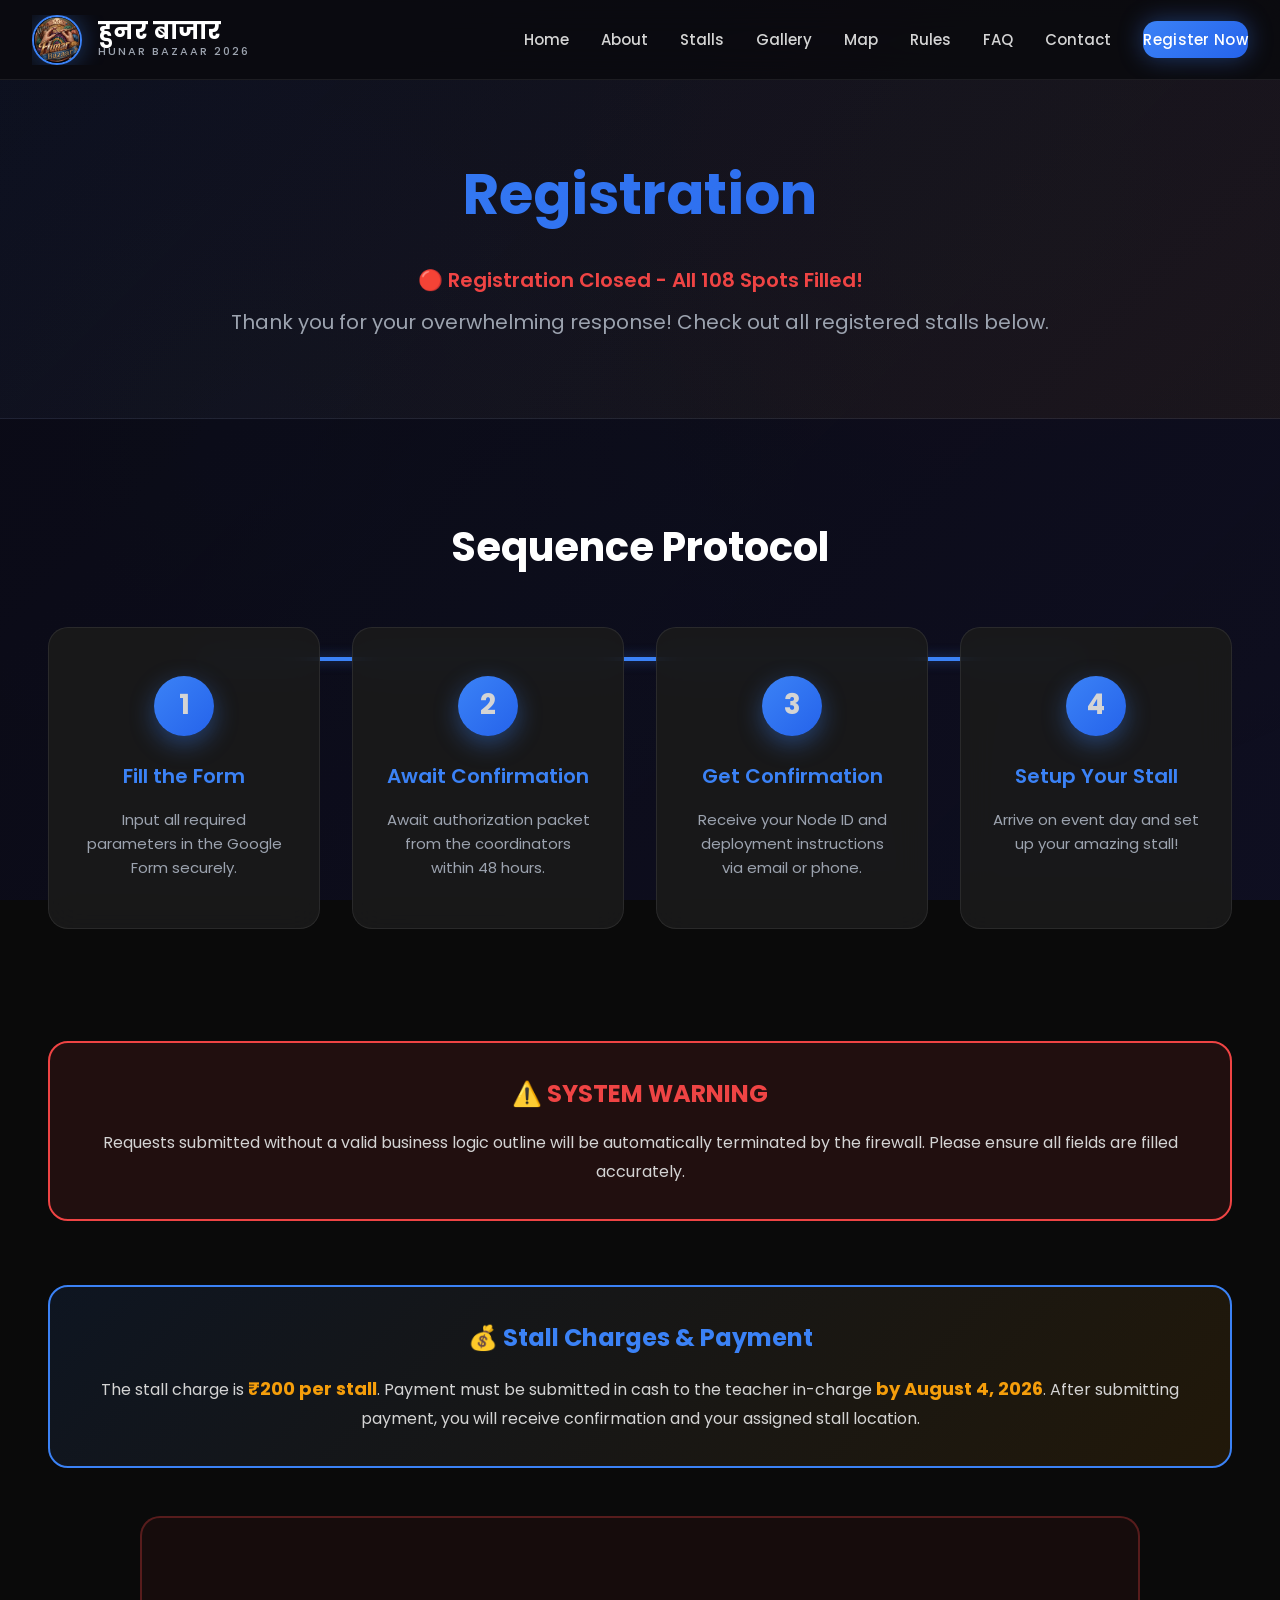
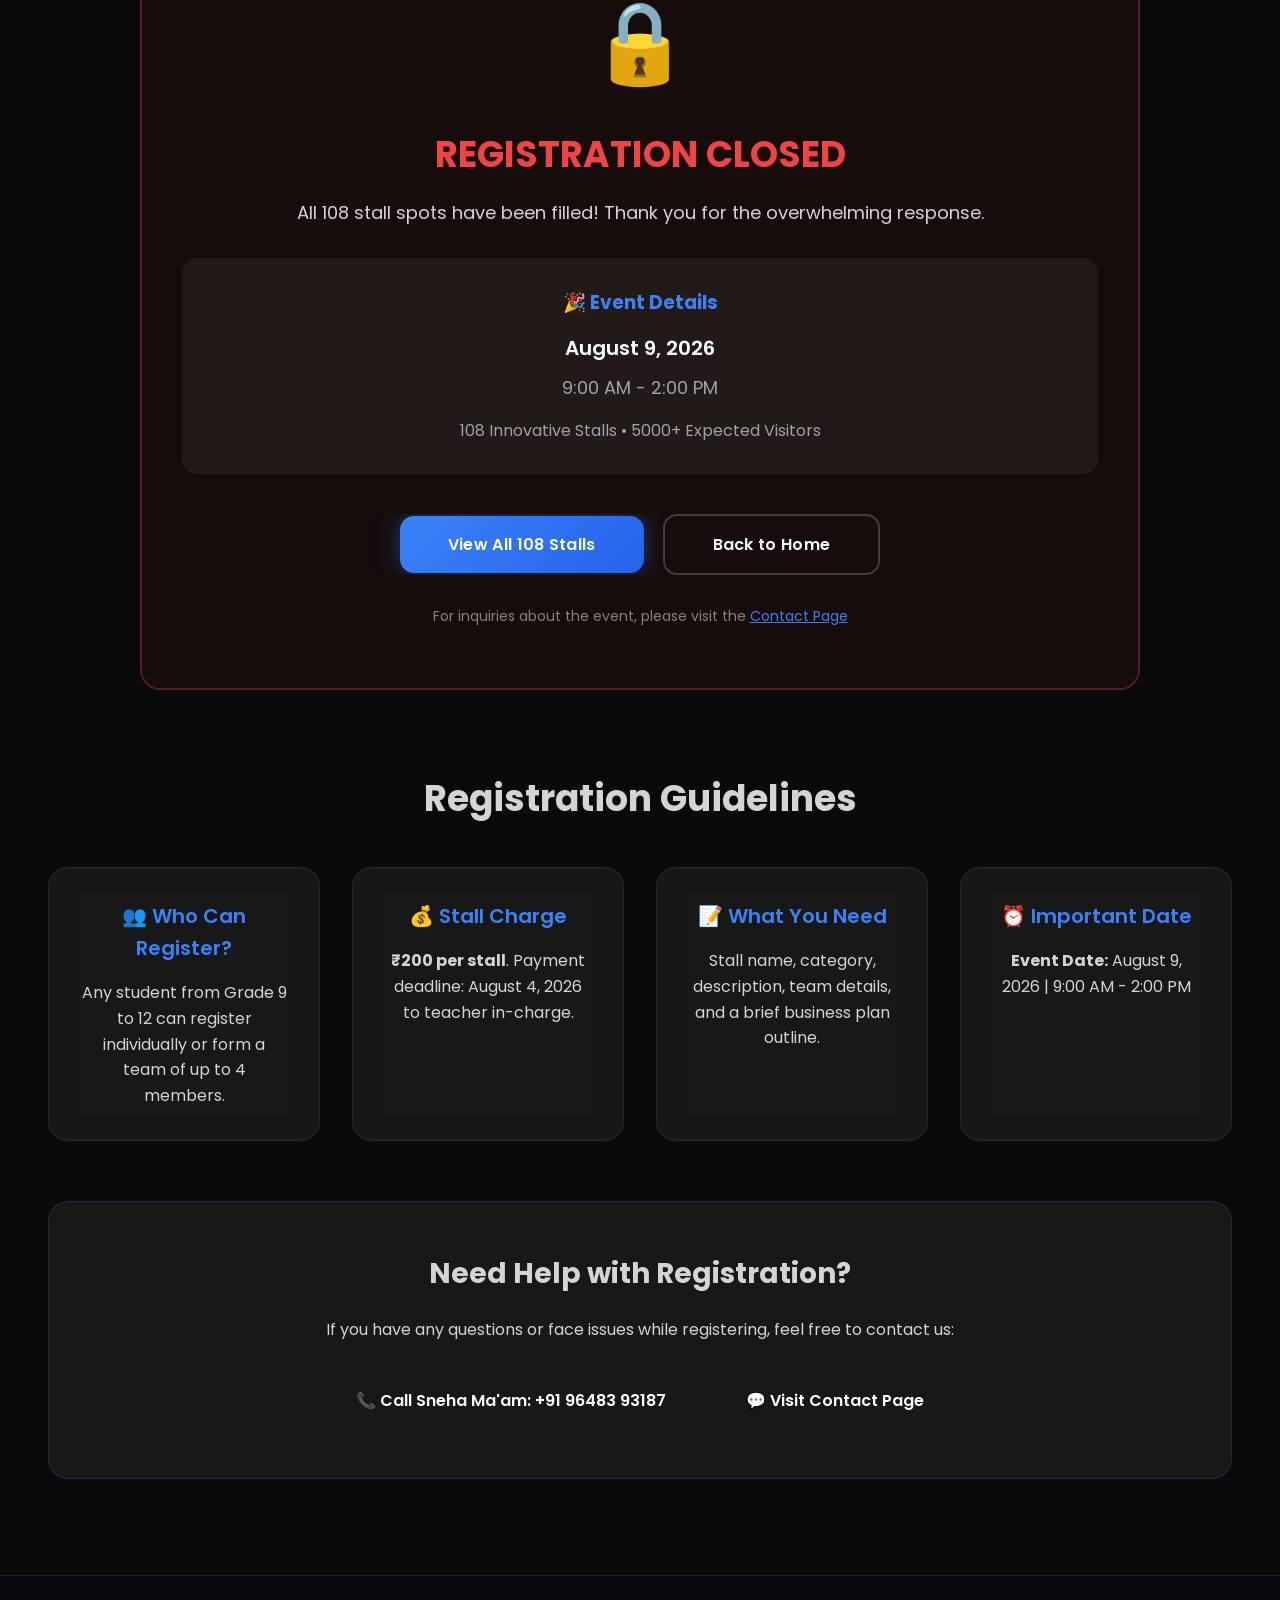
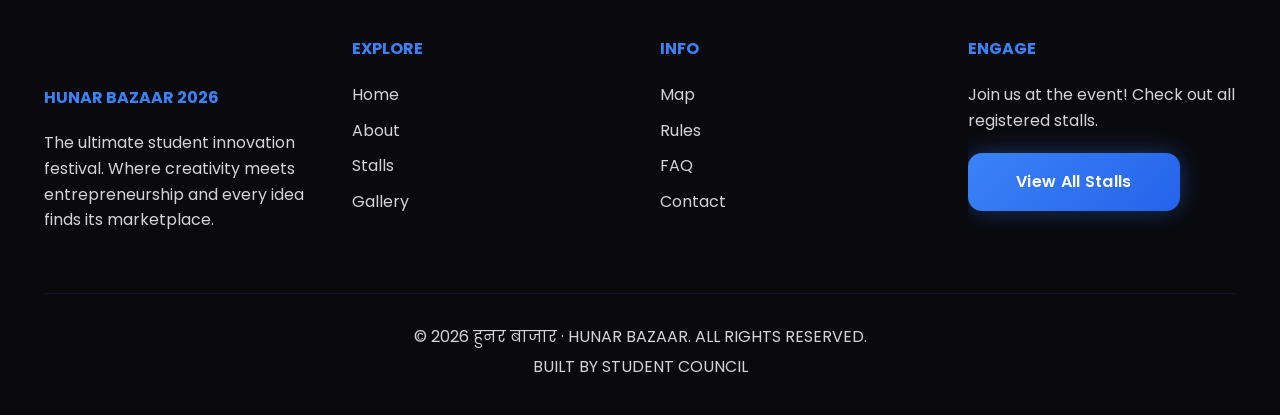
<file: register.html>
<!DOCTYPE html>
<html lang="en">
<head>
    <meta charset="UTF-8">
    <meta name="viewport" content="width=device-width, initial-scale=1.0">
    
    <!-- SEO Meta Tags -->
    <meta name="description" content="Register your stall for Hunar Bazaar 2026! Student innovation festival on August 9, 2026. ₹200 registration fee. Limited spots available!">
    <meta name="keywords" content="Hunar Bazaar registration, stall booking, student festival registration, school event signup">
    
    <!-- Open Graph Meta Tags -->
    <meta property="og:title" content="Register | Hunar Bazaar 2026">
    <meta property="og:description" content="Register your stall for the ultimate student innovation festival. August 9, 2026 | 9 AM - 2 PM">
    <meta property="og:image" content="logo.png">
    <meta property="og:url" content="https://hunar-tau.vercel.app/register.html">
    
    <!-- Favicon -->
    <link rel="icon" type="image/png" href="logo.png">
    
    <title>Register | Hunar Bazaar 2026</title>
    <link rel="stylesheet" href="style-new.css">
    <link rel="stylesheet" href="pages.css">
    <link href="https://fonts.googleapis.com/css2?family=Poppins:wght@300;400;600;700;900&display=swap" rel="stylesheet">
</head>
<body>
    <!-- Navigation -->
    <nav class="navbar">
        <div class="nav-container">
            <div class="logo">
                <img src="logo.png" alt="School Logo" class="school-logo">
                <div class="logo-text">
                    <h1>हुनर बाजार</h1>
                    <span>HUNAR BAZAAR 2026</span>
                </div>
            </div>
            <button class="mobile-menu-toggle" id="mobileMenuBtn" aria-label="Toggle menu">
                <span></span>
                <span></span>
                <span></span>
            </button>
            <ul class="nav-menu desktop-only" id="navMenuDesktop">
                <li><a href="index.html">Home</a></li>
                <li><a href="about.html">About</a></li>
                <li><a href="stalls.html">Stalls</a></li>
                <li><a href="gallery.html">Gallery</a></li>
                <li><a href="map.html">Map</a></li>
                <li><a href="rules.html">Rules</a></li>
                <li><a href="faq.html">FAQ</a></li>
                <li><a href="contact.html">Contact</a></li>
                <li><a href="register.html" class="btn-register active">Register Now</a></li>
            </ul>
        </div>
    </nav>

    <!-- Mobile Menu Overlay - Direct child of body (outside navbar) -->
    <div class="mobile-menu-overlay" id="mobileMenuOverlay">
        <button class="mobile-close-btn" id="mobileCloseBtn" aria-label="Close menu">&times;</button>
        <ul class="mobile-menu-list">
            <li><a href="index.html">Home</a></li>
            <li><a href="about.html">About</a></li>
            <li><a href="stalls.html">Stalls</a></li>
            <li><a href="gallery.html">Gallery</a></li>
            <li><a href="map.html">Map</a></li>
            <li><a href="rules.html">Rules</a></li>
            <li><a href="faq.html">FAQ</a></li>
            <li><a href="contact.html">Contact</a></li>
            <li><a href="register.html">Register Now</a></li>
        </ul>
    </div>

    <!-- Background Image Slider (Slide-by-Side Carousel) -->
    <div class="register-bg-slider">
        <div class="register-slider-track">
            <div class="register-bg-slide" style="background-image: url('img05.jpg');"></div>
            <div class="register-bg-slide" style="background-image: url('img06.jpg');"></div>
            <div class="register-bg-slide" style="background-image: url('img09.jpg');"></div>
            <div class="register-bg-slide" style="background-image: url('img50.jpg');"></div>
            <div class="register-bg-slide" style="background-image: url('img58.jpg');"></div>
            <div class="register-bg-slide" style="background-image: url('img65.jpg');"></div>
        </div>
    </div>
    <div class="register-bg-overlay"></div>

    <!-- Page Header -->
    <section class="page-header">
        <div class="container">
            <h1>Registration</h1>
            <p style="color: #EF4444; font-weight: 600; font-size: 20px; margin-top: 15px;">🔴 Registration Closed - All 108 Spots Filled!</p>
            <p style="margin-top: 10px;">Thank you for your overwhelming response! Check out all registered stalls below.</p>
        </div>
    </section>

    <!-- Registration Content -->
    <section class="register-section">
        <div class="container">
            <div class="register-steps">
                <h2>Sequence Protocol</h2>
                <div class="steps-grid">
                    <div class="step-card">
                        <div class="step-number">1</div>
                        <h3>Fill the Form</h3>
                        <p>Input all required parameters in the Google Form securely.</p>
                    </div>
                    <div class="step-card">
                        <div class="step-number">2</div>
                        <h3>Await Confirmation</h3>
                        <p>Await authorization packet from the coordinators within 48 hours.</p>
                    </div>
                    <div class="step-card">
                        <div class="step-number">3</div>
                        <h3>Get Confirmation</h3>
                        <p>Receive your Node ID and deployment instructions via email or phone.</p>
                    </div>
                    <div class="step-card">
                        <div class="step-number">4</div>
                        <h3>Setup Your Stall</h3>
                        <p>Arrive on event day and set up your amazing stall!</p>
                    </div>
                </div>
            </div>

            <div class="warning-box">
                <h3>⚠️ SYSTEM WARNING</h3>
                <p>Requests submitted without a valid business logic outline will be automatically terminated by the firewall. Please ensure all fields are filled accurately.</p>
            </div>

            <div class="stall-charges-note">
                <h3>💰 Stall Charges & Payment</h3>
                <p>The stall charge is <strong>₹200 per stall</strong>. Payment must be submitted in cash to the teacher in-charge <strong>by August 4, 2026</strong>. After submitting payment, you will receive confirmation and your assigned stall location.</p>
            </div>

            <div class="form-container" style="background: rgba(239, 68, 68, 0.05); border: 2px solid rgba(239, 68, 68, 0.3); padding: 60px 40px; text-align: center; border-radius: 20px;">
                <div style="font-size: 80px; margin-bottom: 20px;">🔒</div>
                <h2 style="color: #EF4444; margin-bottom: 15px;">REGISTRATION CLOSED</h2>
                <p class="form-subtitle" style="font-size: 18px; margin-bottom: 25px;">All 108 stall spots have been filled! Thank you for the overwhelming response.</p>
                
                <div style="background: rgba(255, 255, 255, 0.05); padding: 30px; border-radius: 15px; margin: 30px 0;">
                    <h3 style="color: #3B82F6; margin-bottom: 15px;">🎉 Event Details</h3>
                    <p style="font-size: 20px; font-weight: 600; color: #FFF; margin-bottom: 10px;">August 9, 2026</p>
                    <p style="font-size: 18px; color: #9CA3AF;">9:00 AM - 2:00 PM</p>
                    <p style="font-size: 16px; color: #9CA3AF; margin-top: 15px;">108 Innovative Stalls • 5000+ Expected Visitors</p>
                </div>
                
                <div class="form-footer" style="margin-top: 40px;">
                    <a href="stalls.html" class="btn btn-primary" style="margin-right: 15px;">
                        View All 108 Stalls
                    </a>
                    <a href="index.html" class="btn btn-secondary">
                        Back to Home
                    </a>
                </div>
                
                <p style="margin-top: 30px; color: #8A8178; font-size: 14px;">For inquiries about the event, please visit the <a href="contact.html" style="color: #3B82F6;">Contact Page</a></p>
            </div>

            <div class="registration-info">
                <h2>Registration Guidelines</h2>
                <div class="info-grid">
                    <div class="info-card">
                        <h4>👥 Who Can Register?</h4>
                        <p>Any student from Grade 9 to 12 can register individually or form a team of up to 4 members.</p>
                    </div>
                    <div class="info-card">
                        <h4>💰 Stall Charge</h4>
                        <p><strong>₹200 per stall</strong>. Payment deadline: August 4, 2026 to teacher in-charge.</p>
                    </div>
                    <div class="info-card">
                        <h4>📝 What You Need</h4>
                        <p>Stall name, category, description, team details, and a brief business plan outline.</p>
                    </div>
                    <div class="info-card">
                        <h4>⏰ Important Date</h4>
                        <p><strong>Event Date:</strong> August 9, 2026 | 9:00 AM - 2:00 PM</p>
                    </div>
                </div>
            </div>

            <div class="help-section">
                <h3>Need Help with Registration?</h3>
                <p>If you have any questions or face issues while registering, feel free to contact us:</p>
                <div class="help-contacts">
                    <a href="tel:+919648393187" class="help-btn">📞 Call Sneha Ma'am: +91 96483 93187</a>
                    <a href="contact.html" class="help-btn">💬 Visit Contact Page</a>
                </div>
            </div>
        </div>
    </section>

    <!-- Footer -->
    <footer class="footer">
        <div class="container">
            <div class="footer-grid">
                <div class="footer-col">
                    <h3>हुनर बाजार</h3>
                    <h4>HUNAR BAZAAR 2026</h4>
                    <p>The ultimate student innovation festival. Where creativity meets entrepreneurship and every idea finds its marketplace.</p>
                </div>
                <div class="footer-col">
                    <h4>EXPLORE</h4>
                    <ul>
                        <li><a href="index.html">Home</a></li>
                        <li><a href="about.html">About</a></li>
                        <li><a href="stalls.html">Stalls</a></li>
                        <li><a href="gallery.html">Gallery</a></li>
                    </ul>
                </div>
                <div class="footer-col">
                    <h4>INFO</h4>
                    <ul>
                        <li><a href="map.html">Map</a></li>
                        <li><a href="rules.html">Rules</a></li>
                        <li><a href="faq.html">FAQ</a></li>
                        <li><a href="contact.html">Contact</a></li>
                    </ul>
                </div>
                <div class="footer-col">
                    <h4>ENGAGE</h4>
                    <p>Join us at the event! Check out all registered stalls.</p>
                    <a href="stalls.html" class="btn btn-primary">View All Stalls</a>
                </div>
            </div>
            <div class="footer-bottom">
                <p>© 2026 हुनर बाजार · HUNAR BAZAAR. ALL RIGHTS RESERVED.</p>
                <p>BUILT BY STUDENT COUNCIL</p>
            </div>
        </div>
    </footer>

    <script src="script.js"></script>
</body>
</html>
</file>
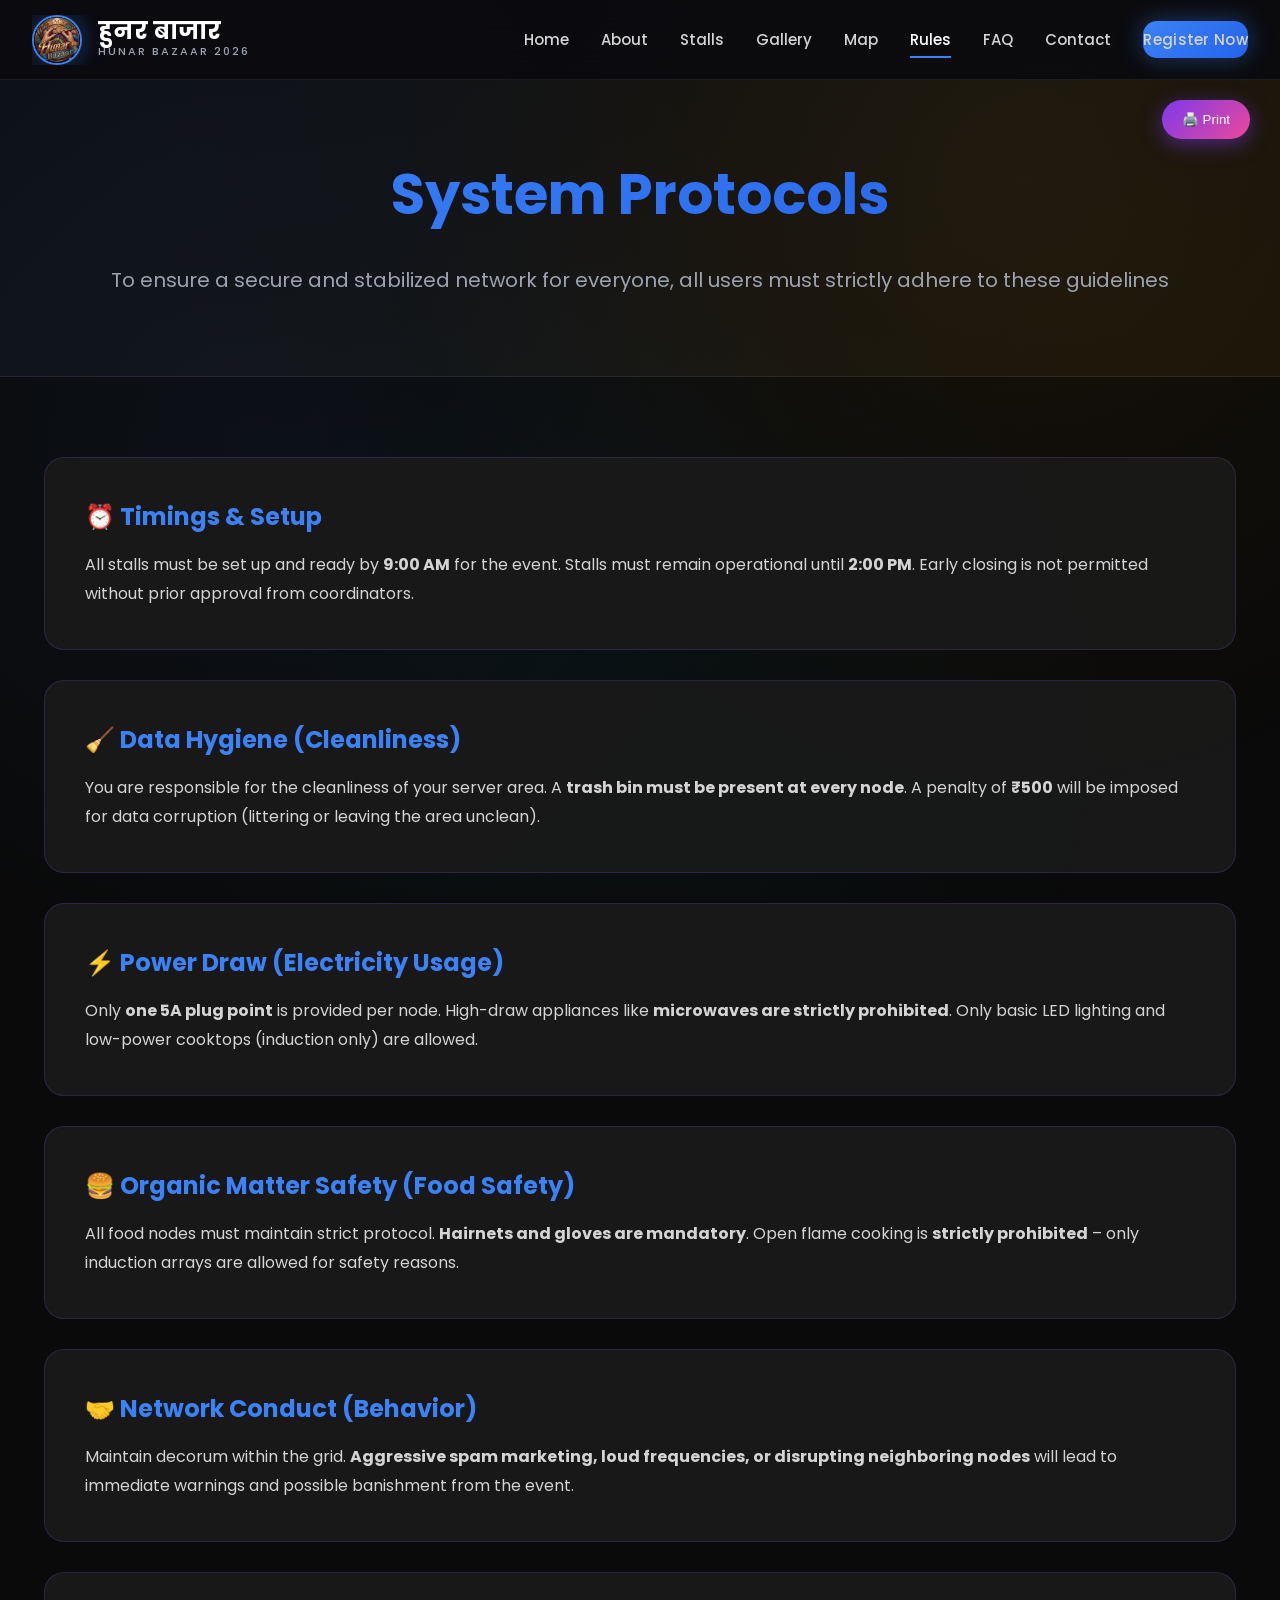
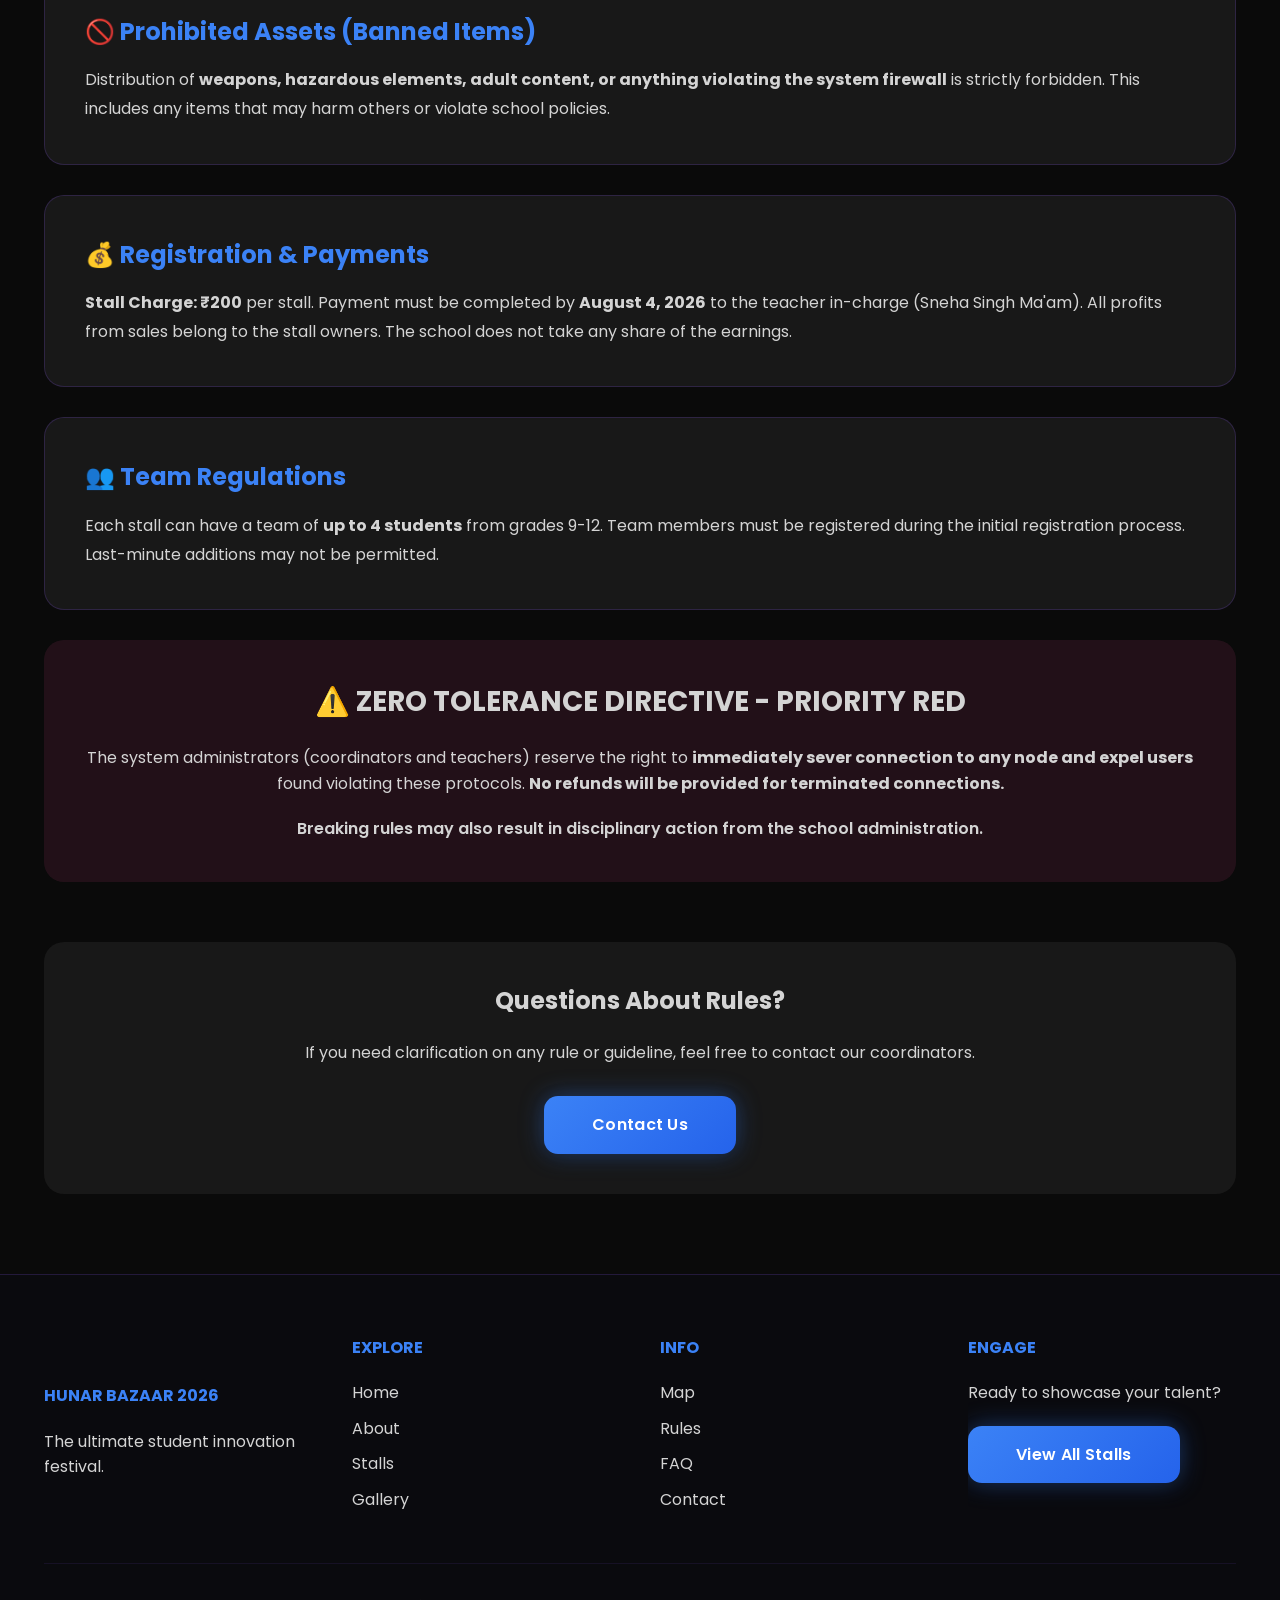
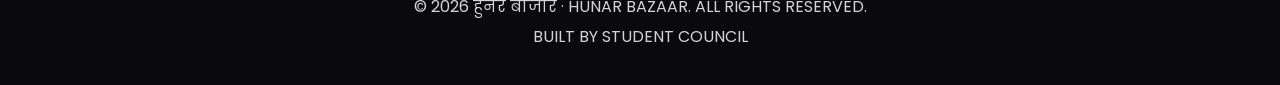
<file: rules.html>
<!DOCTYPE html>
<html lang="en">
<head>
    <meta charset="UTF-8">
    <meta name="viewport" content="width=device-width, initial-scale=1.0">
    <title>Rules | Hunar Bazaar 2026</title>
    <link rel="stylesheet" href="style-new.css">
    <link rel="stylesheet" href="pages.css">
    <link href="https://fonts.googleapis.com/css2?family=Poppins:wght@300;400;600;700;900&display=swap" rel="stylesheet">
</head>
<body>
    <!-- Navigation -->
    <nav class="navbar">
        <div class="nav-container">
            <div class="logo">
                <img src="logo.png" alt="School Logo" class="school-logo">
                <div class="logo-text">
                    <h1>हुनर बाजार</h1>
                    <span>HUNAR BAZAAR 2026</span>
                </div>
            </div>
            <button class="mobile-menu-toggle" id="mobileMenuBtn" aria-label="Toggle menu">
                <span></span>
                <span></span>
                <span></span>
            </button>
            <ul class="nav-menu desktop-only" id="navMenuDesktop">
                <li><a href="index.html">Home</a></li>
                <li><a href="about.html">About</a></li>
                <li><a href="stalls.html">Stalls</a></li>
                <li><a href="gallery.html">Gallery</a></li>
                <li><a href="map.html">Map</a></li>
                <li><a href="rules.html" class="active">Rules</a></li>
                <li><a href="faq.html">FAQ</a></li>
                <li><a href="contact.html">Contact</a></li>
                <li><a href="register.html" class="btn-register">Register Now</a></li>
            </ul>
        </div>
    </nav>

    <!-- Mobile Menu Overlay - Direct child of body (outside navbar) -->
    <div class="mobile-menu-overlay" id="mobileMenuOverlay">
        <button class="mobile-close-btn" id="mobileCloseBtn" aria-label="Close menu">&times;</button>
        <ul class="mobile-menu-list">
            <li><a href="index.html">Home</a></li>
            <li><a href="about.html">About</a></li>
            <li><a href="stalls.html">Stalls</a></li>
            <li><a href="gallery.html">Gallery</a></li>
            <li><a href="map.html">Map</a></li>
            <li><a href="rules.html">Rules</a></li>
            <li><a href="faq.html">FAQ</a></li>
            <li><a href="contact.html">Contact</a></li>
            <li><a href="register.html">Register Now</a></li>
        </ul>
    </div>

    <!-- Page Header -->
    <section class="page-header">
        <div class="container">
            <h1>System Protocols</h1>
            <p>To ensure a secure and stabilized network for everyone, all users must strictly adhere to these guidelines</p>
        </div>
    </section>

    <!-- Rules Content -->
    <section class="rules-section">
        <div class="container">
            <div class="rule-card">
                <h3>⏰ Timings & Setup</h3>
                <p>All stalls must be set up and ready by <strong>9:00 AM</strong> for the event. Stalls must remain operational until <strong>2:00 PM</strong>. Early closing is not permitted without prior approval from coordinators.</p>
            </div>

            <div class="rule-card">
                <h3>🧹 Data Hygiene (Cleanliness)</h3>
                <p>You are responsible for the cleanliness of your server area. A <strong>trash bin must be present at every node</strong>. A penalty of <strong>₹500</strong> will be imposed for data corruption (littering or leaving the area unclean).</p>
            </div>

            <div class="rule-card">
                <h3>⚡ Power Draw (Electricity Usage)</h3>
                <p>Only <strong>one 5A plug point</strong> is provided per node. High-draw appliances like <strong>microwaves are strictly prohibited</strong>. Only basic LED lighting and low-power cooktops (induction only) are allowed.</p>
            </div>

            <div class="rule-card">
                <h3>🍔 Organic Matter Safety (Food Safety)</h3>
                <p>All food nodes must maintain strict protocol. <strong>Hairnets and gloves are mandatory</strong>. Open flame cooking is <strong>strictly prohibited</strong> – only induction arrays are allowed for safety reasons.</p>
            </div>

            <div class="rule-card">
                <h3>🤝 Network Conduct (Behavior)</h3>
                <p>Maintain decorum within the grid. <strong>Aggressive spam marketing, loud frequencies, or disrupting neighboring nodes</strong> will lead to immediate warnings and possible banishment from the event.</p>
            </div>

            <div class="rule-card">
                <h3>🚫 Prohibited Assets (Banned Items)</h3>
                <p>Distribution of <strong>weapons, hazardous elements, adult content, or anything violating the system firewall</strong> is strictly forbidden. This includes any items that may harm others or violate school policies.</p>
            </div>

            <div class="rule-card">
                <h3>💰 Registration & Payments</h3>
                <p><strong>Stall Charge: ₹200</strong> per stall. Payment must be completed by <strong>August 4, 2026</strong> to the teacher in-charge (Sneha Singh Ma'am). All profits from sales belong to the stall owners. The school does not take any share of the earnings.</p>
            </div>

            <div class="rule-card">
                <h3>👥 Team Regulations</h3>
                <p>Each stall can have a team of <strong>up to 4 students</strong> from grades 9-12. Team members must be registered during the initial registration process. Last-minute additions may not be permitted.</p>
            </div>

            <div class="alert-box">
                <h3>⚠️ ZERO TOLERANCE DIRECTIVE - PRIORITY RED</h3>
                <p>The system administrators (coordinators and teachers) reserve the right to <strong>immediately sever connection to any node and expel users</strong> found violating these protocols. <strong>No refunds will be provided for terminated connections.</strong></p>
                <p style="margin-top: 20px; font-weight: 600;">Breaking rules may also result in disciplinary action from the school administration.</p>
            </div>

            <div style="text-align: center; margin-top: 60px; padding: 40px; background: var(--card-bg); border-radius: 20px;">
                <h3 style="font-size: 24px; margin-bottom: 20px;">Questions About Rules?</h3>
                <p style="color: var(--text-gray); margin-bottom: 30px;">If you need clarification on any rule or guideline, feel free to contact our coordinators.</p>
                <a href="contact.html" class="btn btn-primary">Contact Us</a>
            </div>
        </div>
    </section>

    <!-- Footer -->
    <footer class="footer">
        <div class="container">
            <div class="footer-grid">
                <div class="footer-col">
                    <h3>हुनर बाजार</h3>
                    <h4>HUNAR BAZAAR 2026</h4>
                    <p>The ultimate student innovation festival.</p>
                </div>
                <div class="footer-col">
                    <h4>EXPLORE</h4>
                    <ul>
                        <li><a href="index.html">Home</a></li>
                        <li><a href="about.html">About</a></li>
                        <li><a href="stalls.html">Stalls</a></li>
                        <li><a href="gallery.html">Gallery</a></li>
                    </ul>
                </div>
                <div class="footer-col">
                    <h4>INFO</h4>
                    <ul>
                        <li><a href="map.html">Map</a></li>
                        <li><a href="rules.html">Rules</a></li>
                        <li><a href="faq.html">FAQ</a></li>
                        <li><a href="contact.html">Contact</a></li>
                    </ul>
                </div>
                <div class="footer-col">
                    <h4>ENGAGE</h4>
                    <p>Ready to showcase your talent?</p>
                    <a href="stalls.html" class="btn btn-primary">View All Stalls</a>
                </div>
            </div>
            <div class="footer-bottom">
                <p>© 2026 हुनर बाजार · HUNAR BAZAAR. ALL RIGHTS RESERVED.</p>
                <p>BUILT BY STUDENT COUNCIL</p>
            </div>
        </div>
    </footer>

    <script src="script.js"></script>
</body>
</html>
</file>
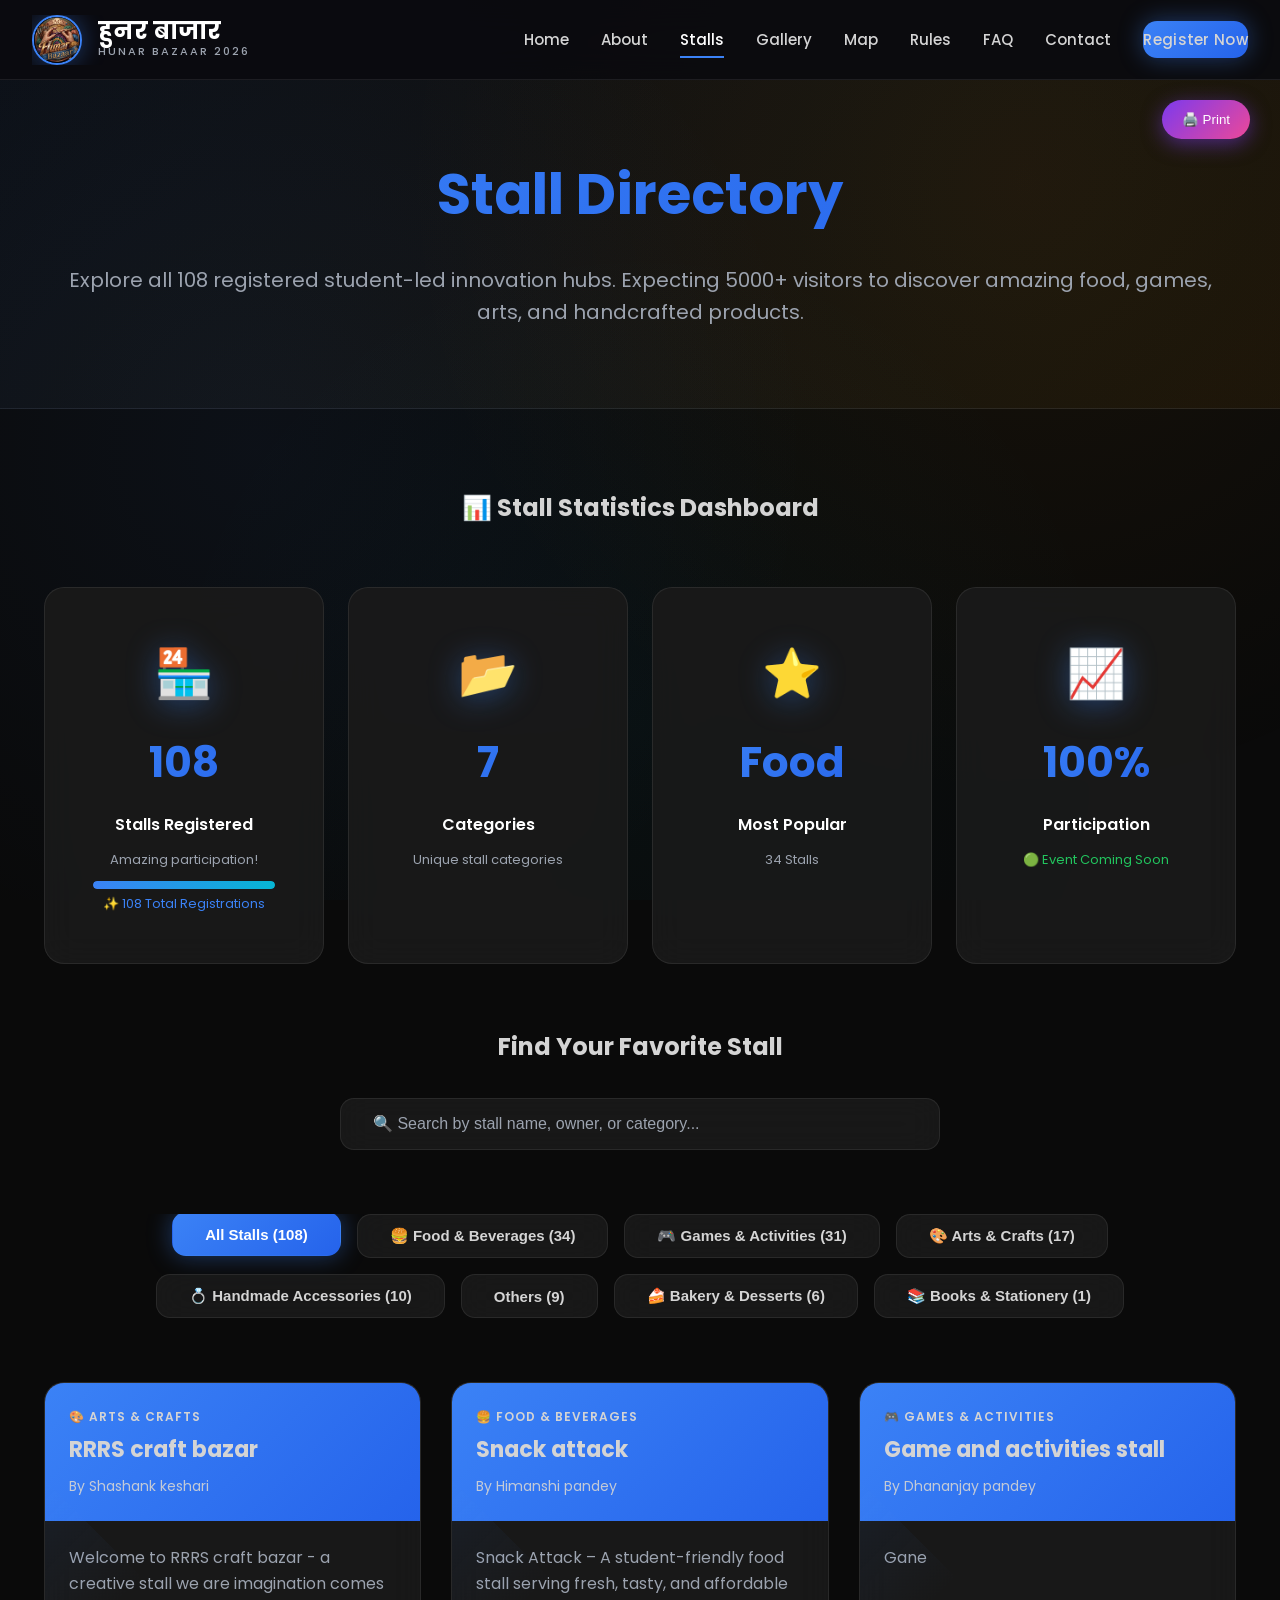
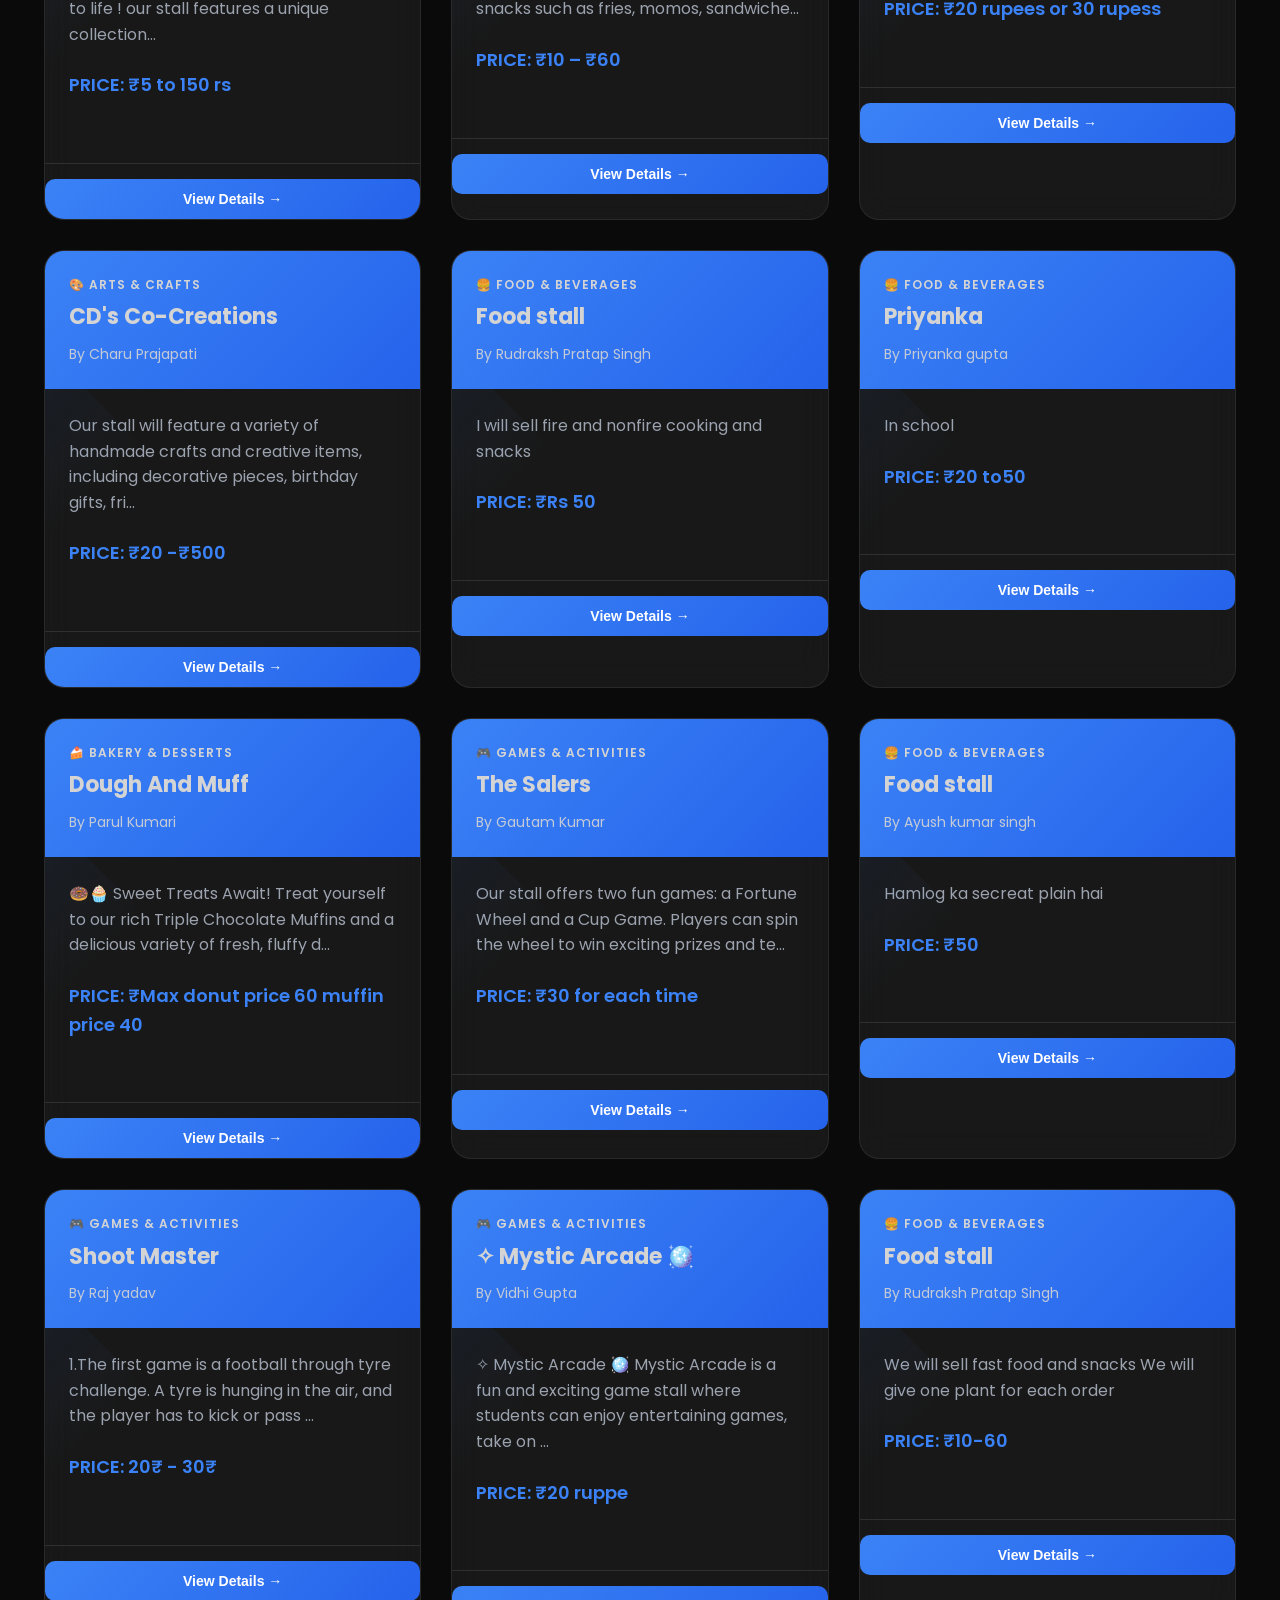
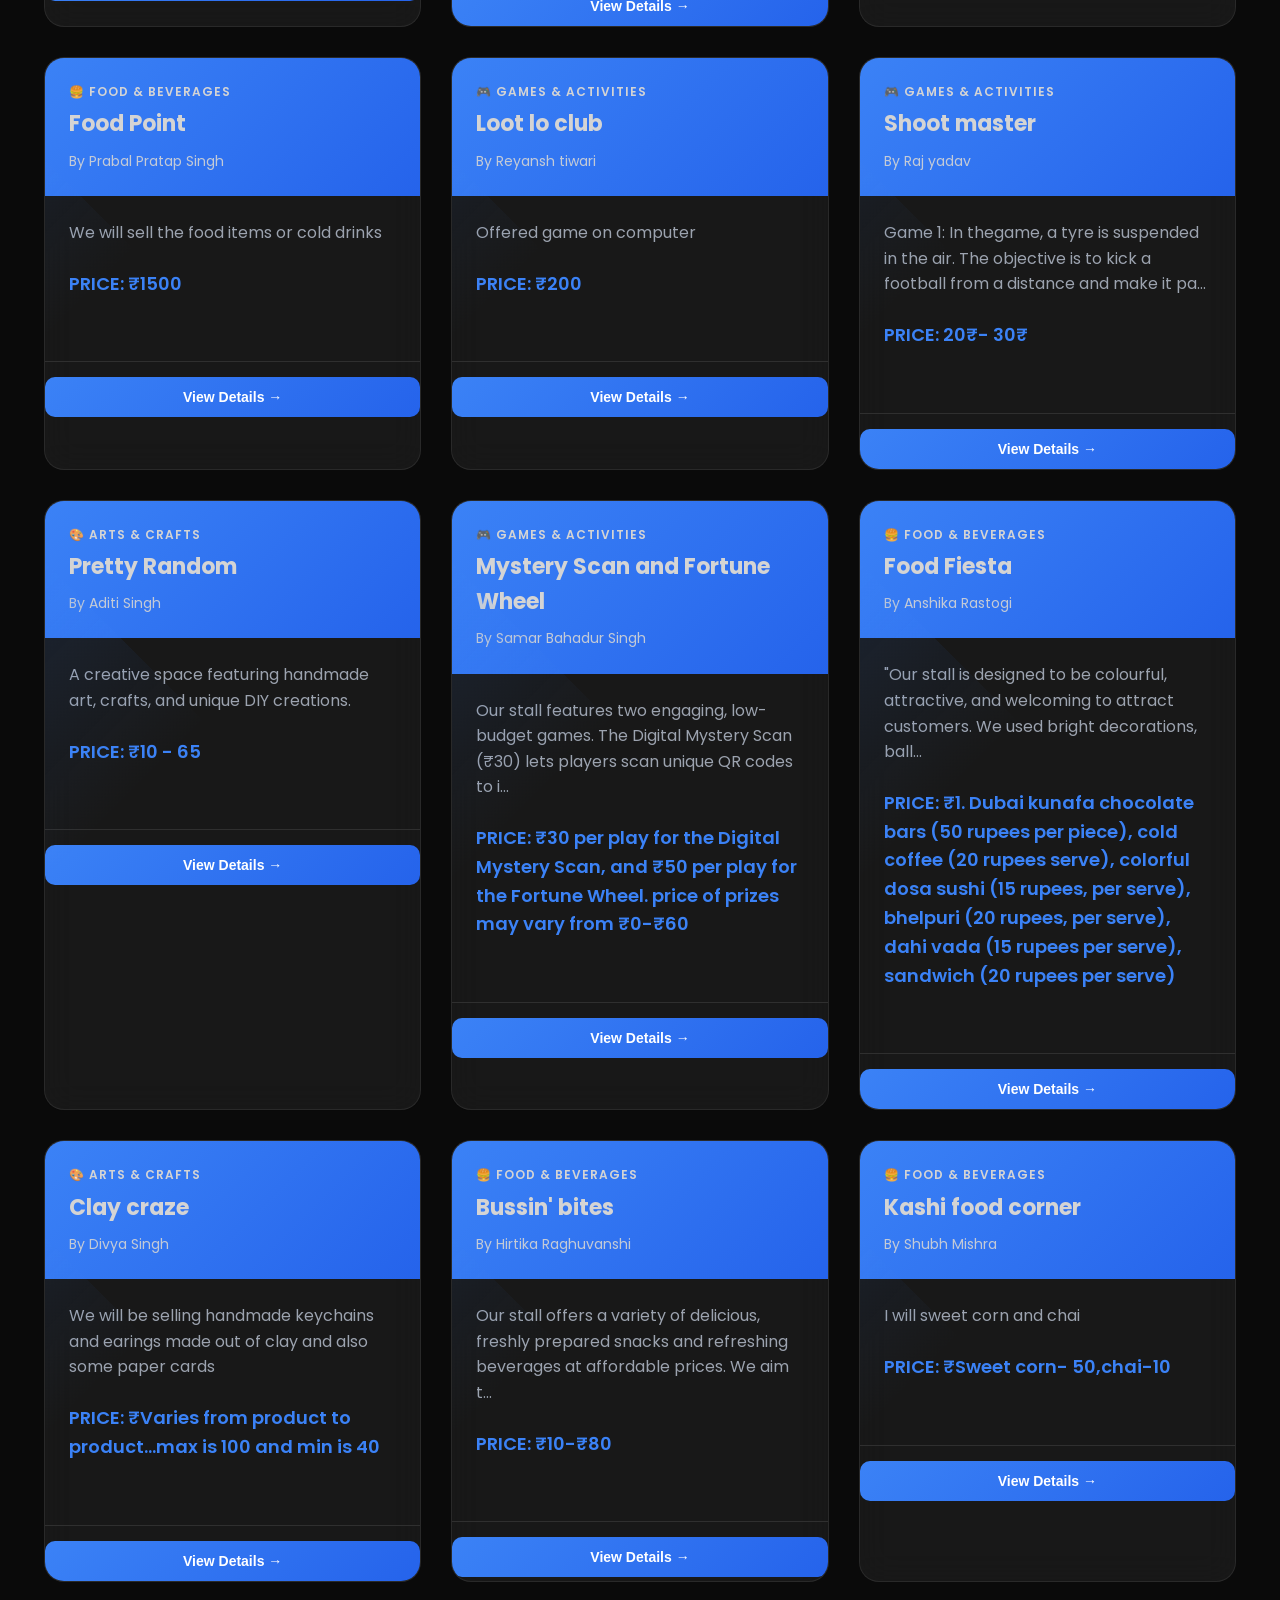
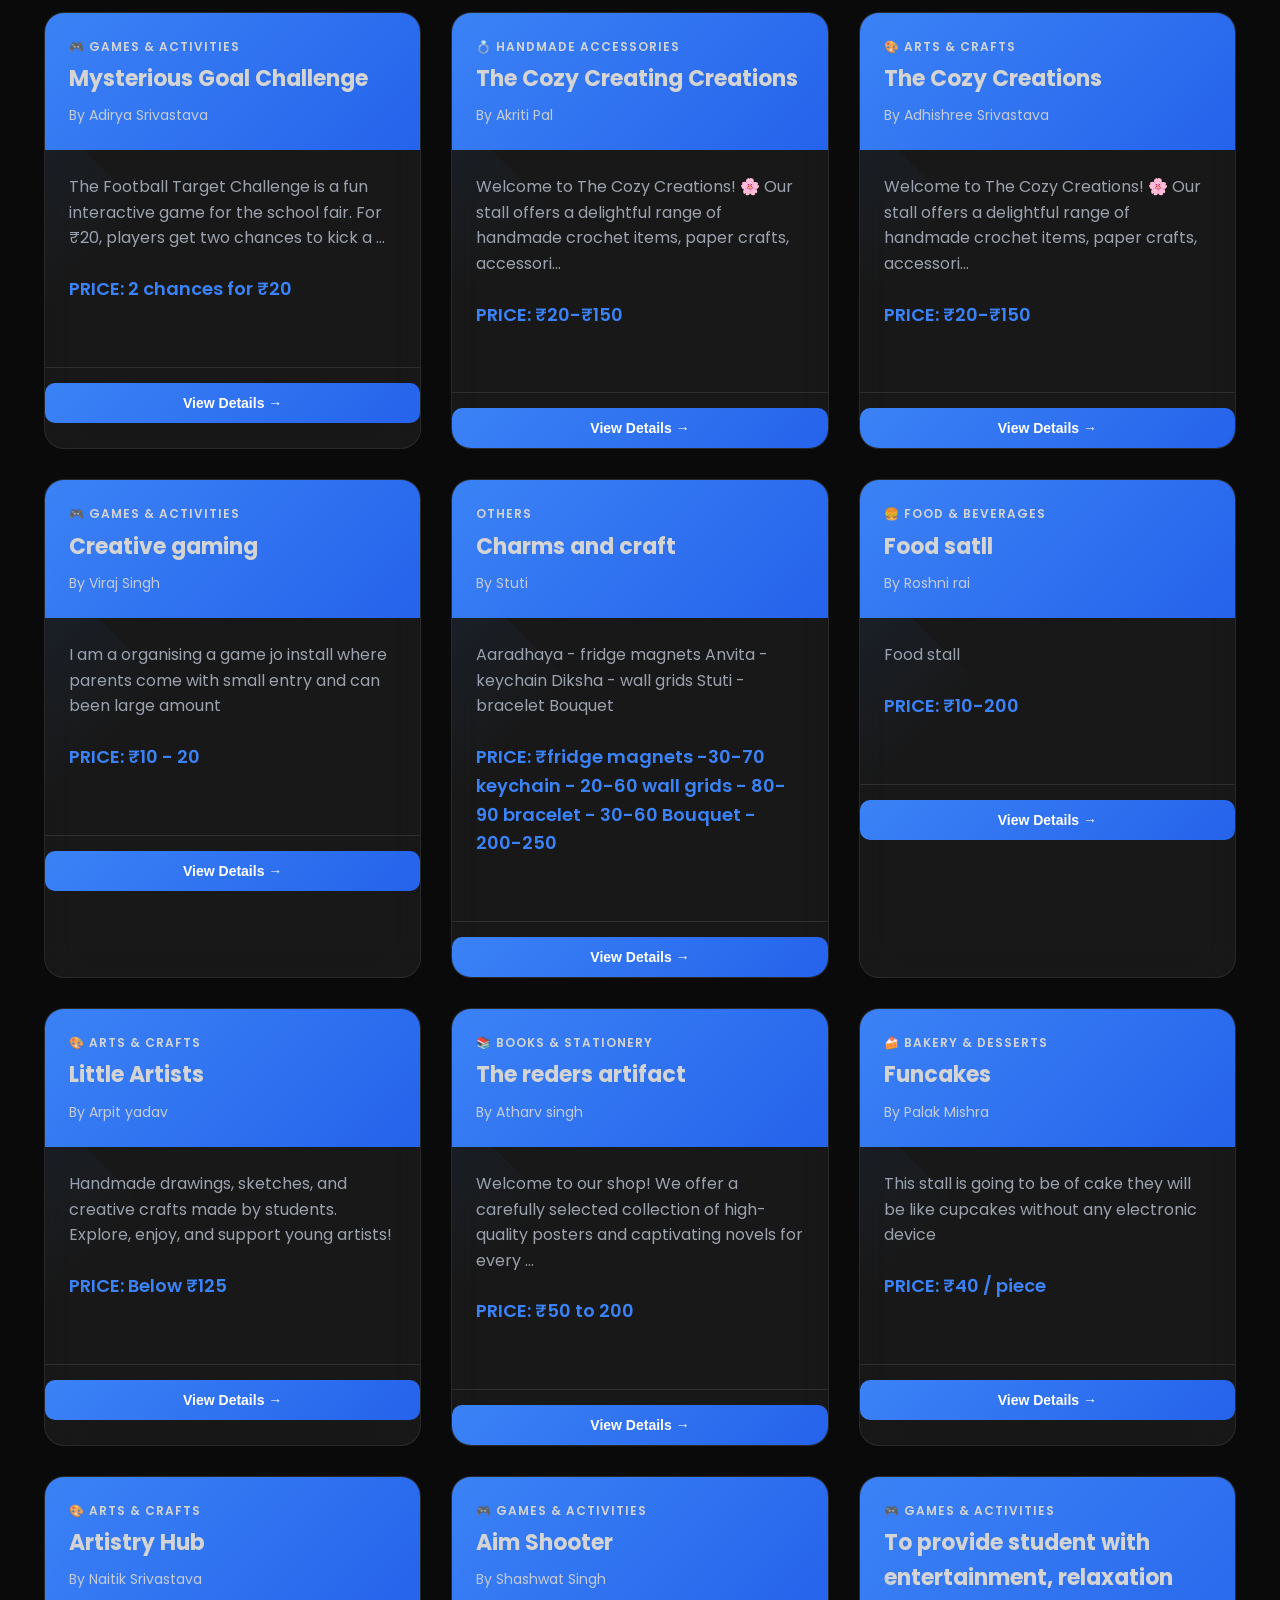
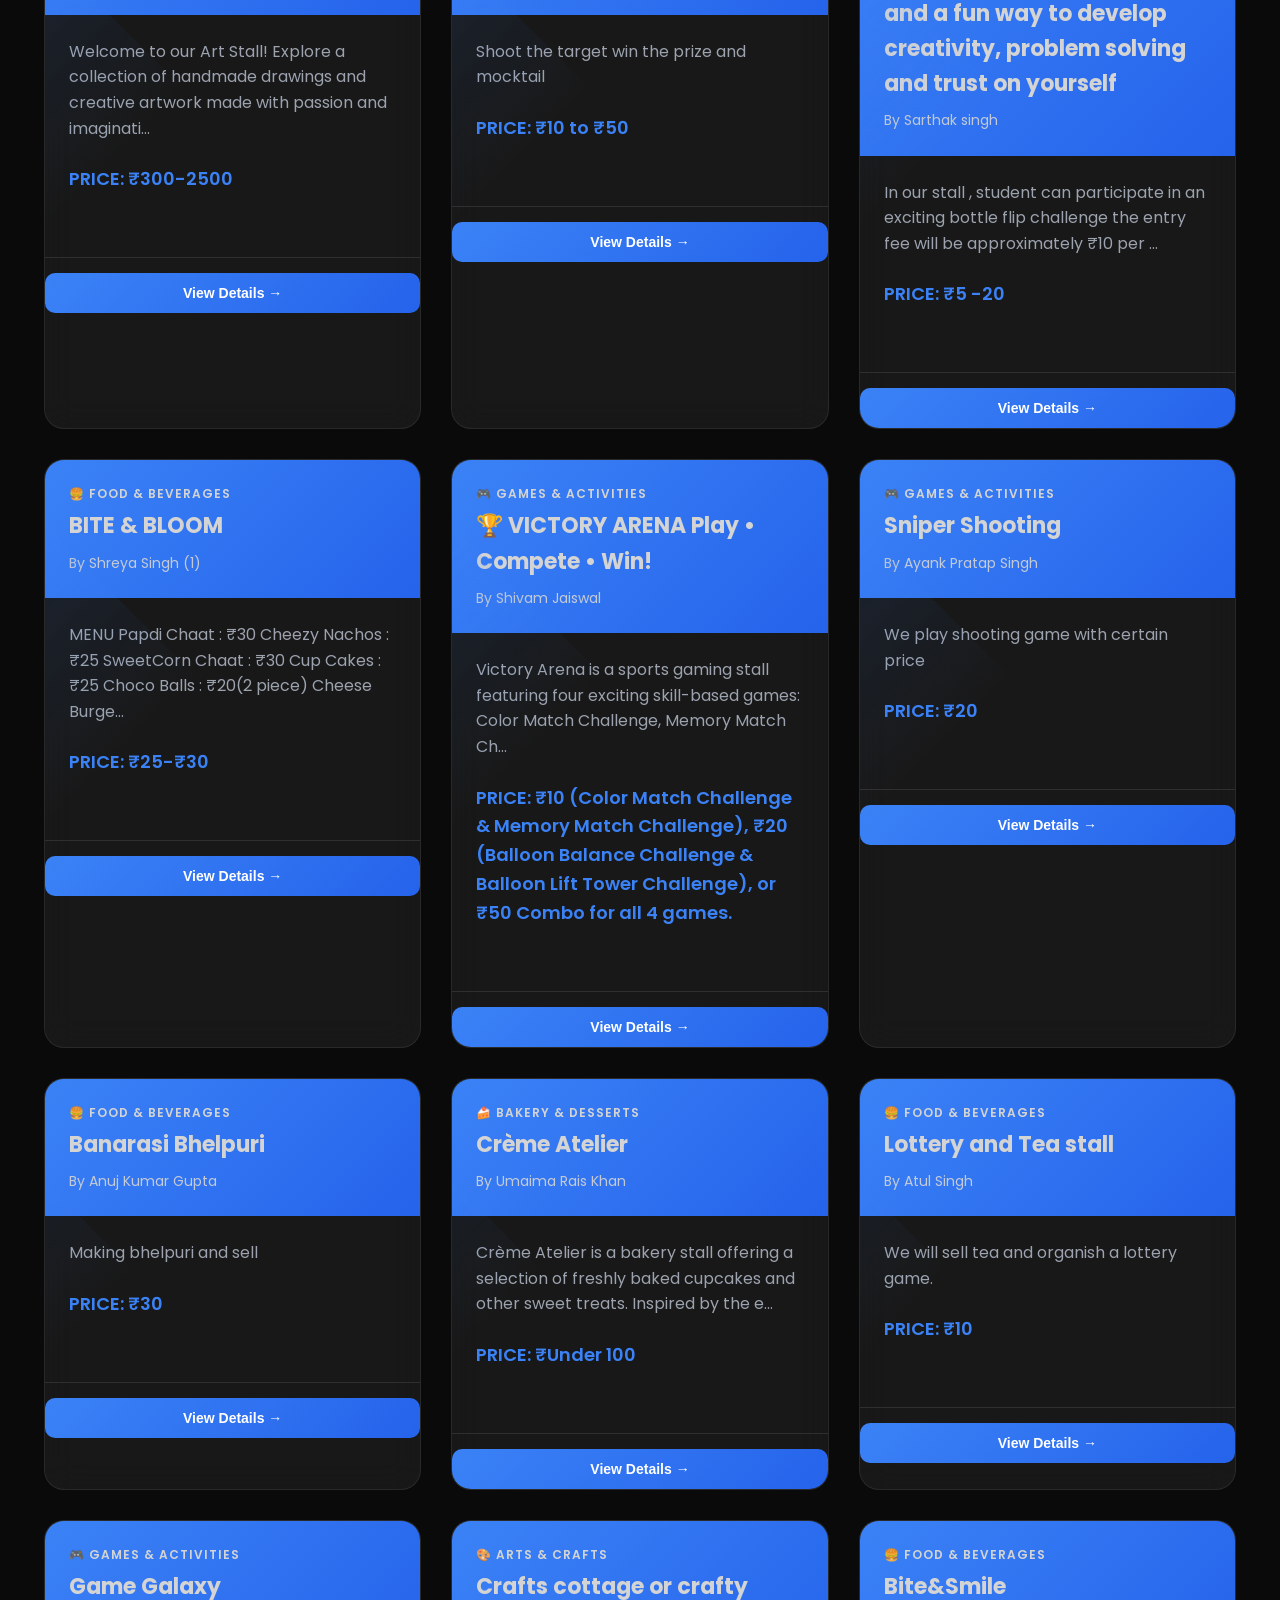
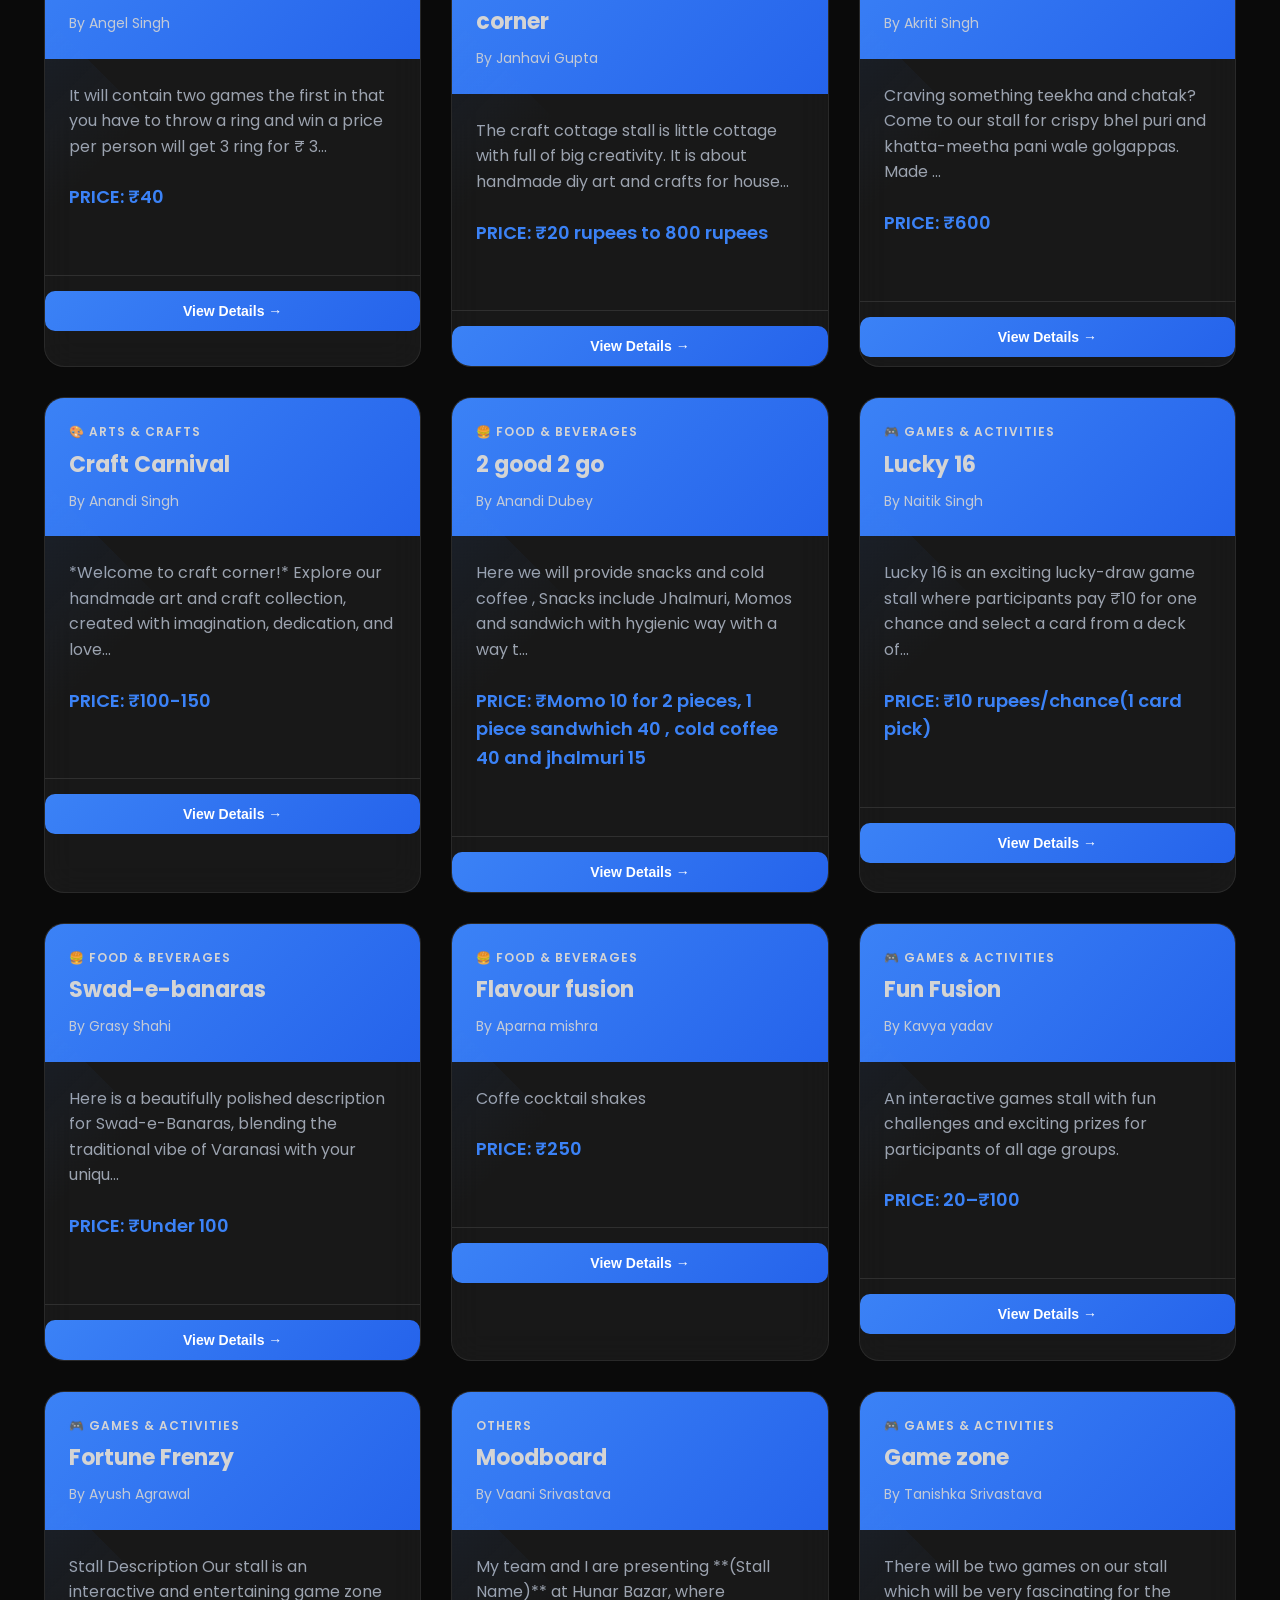
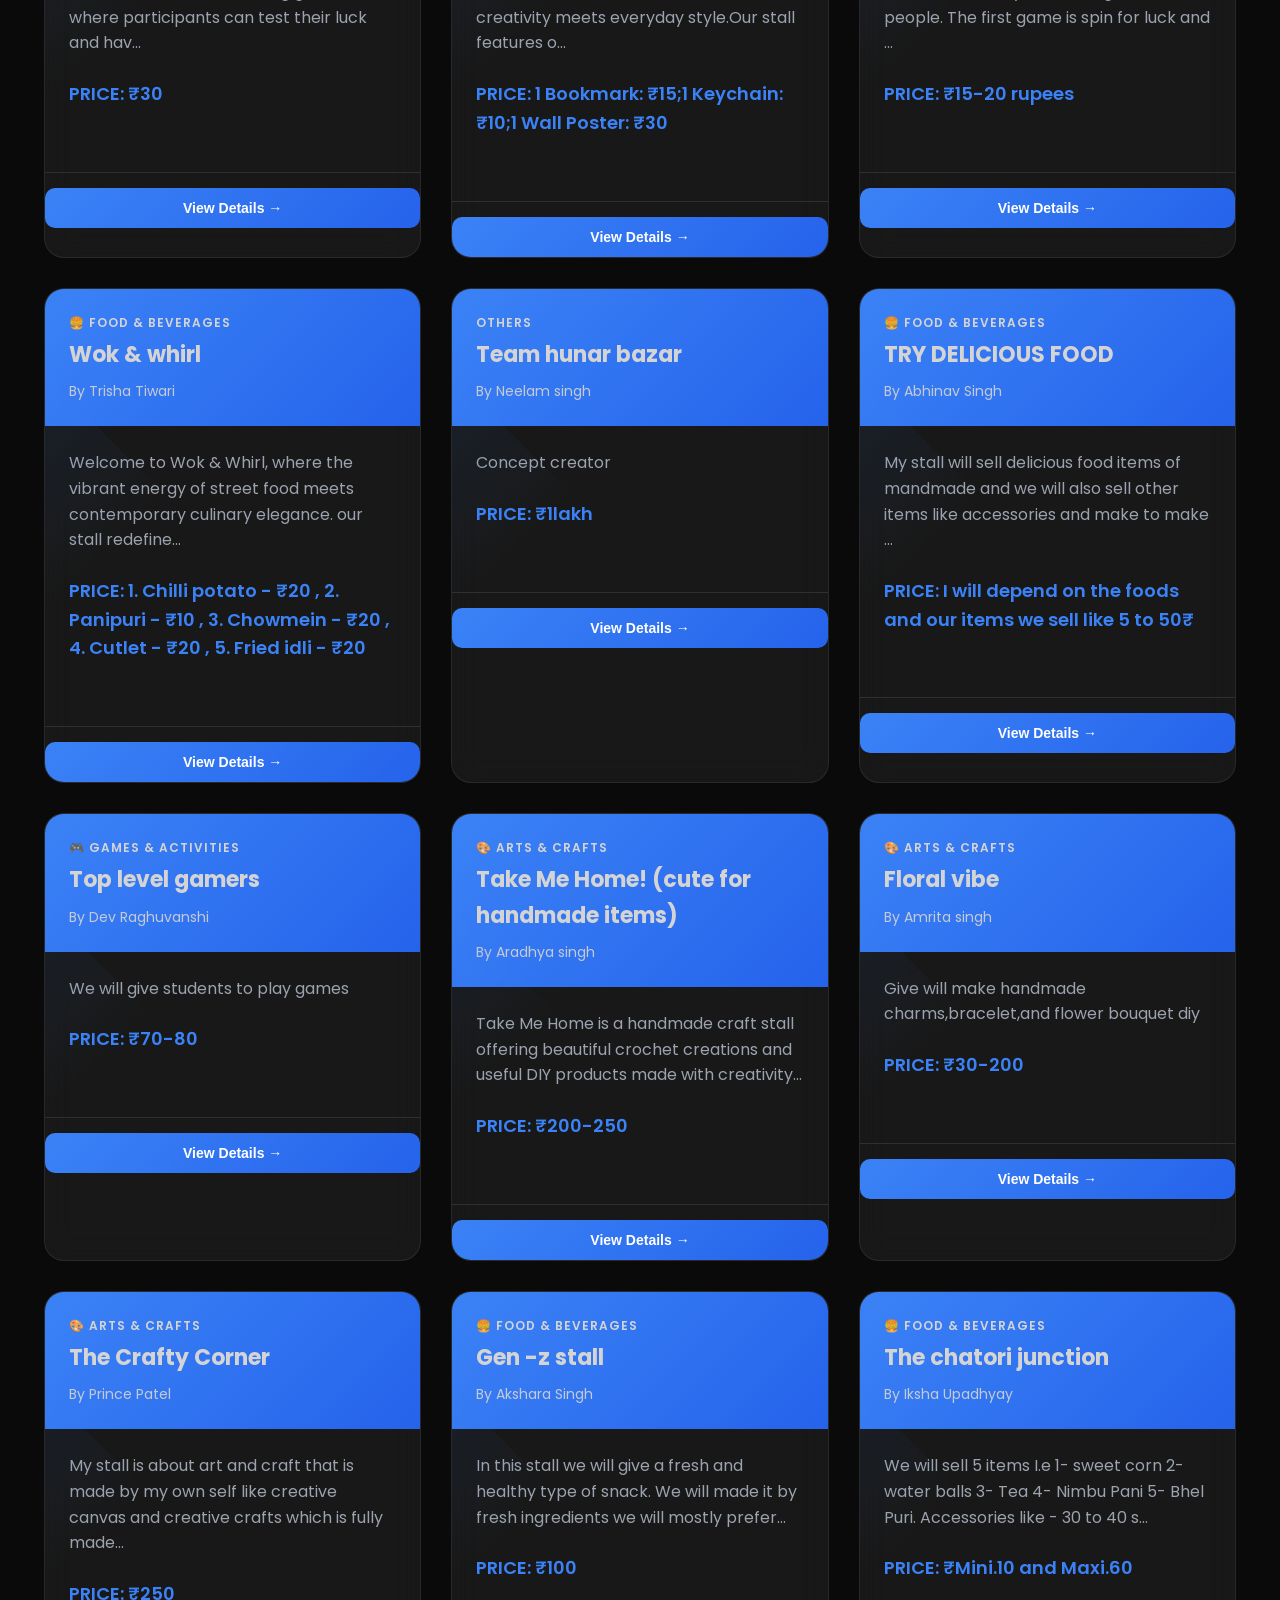
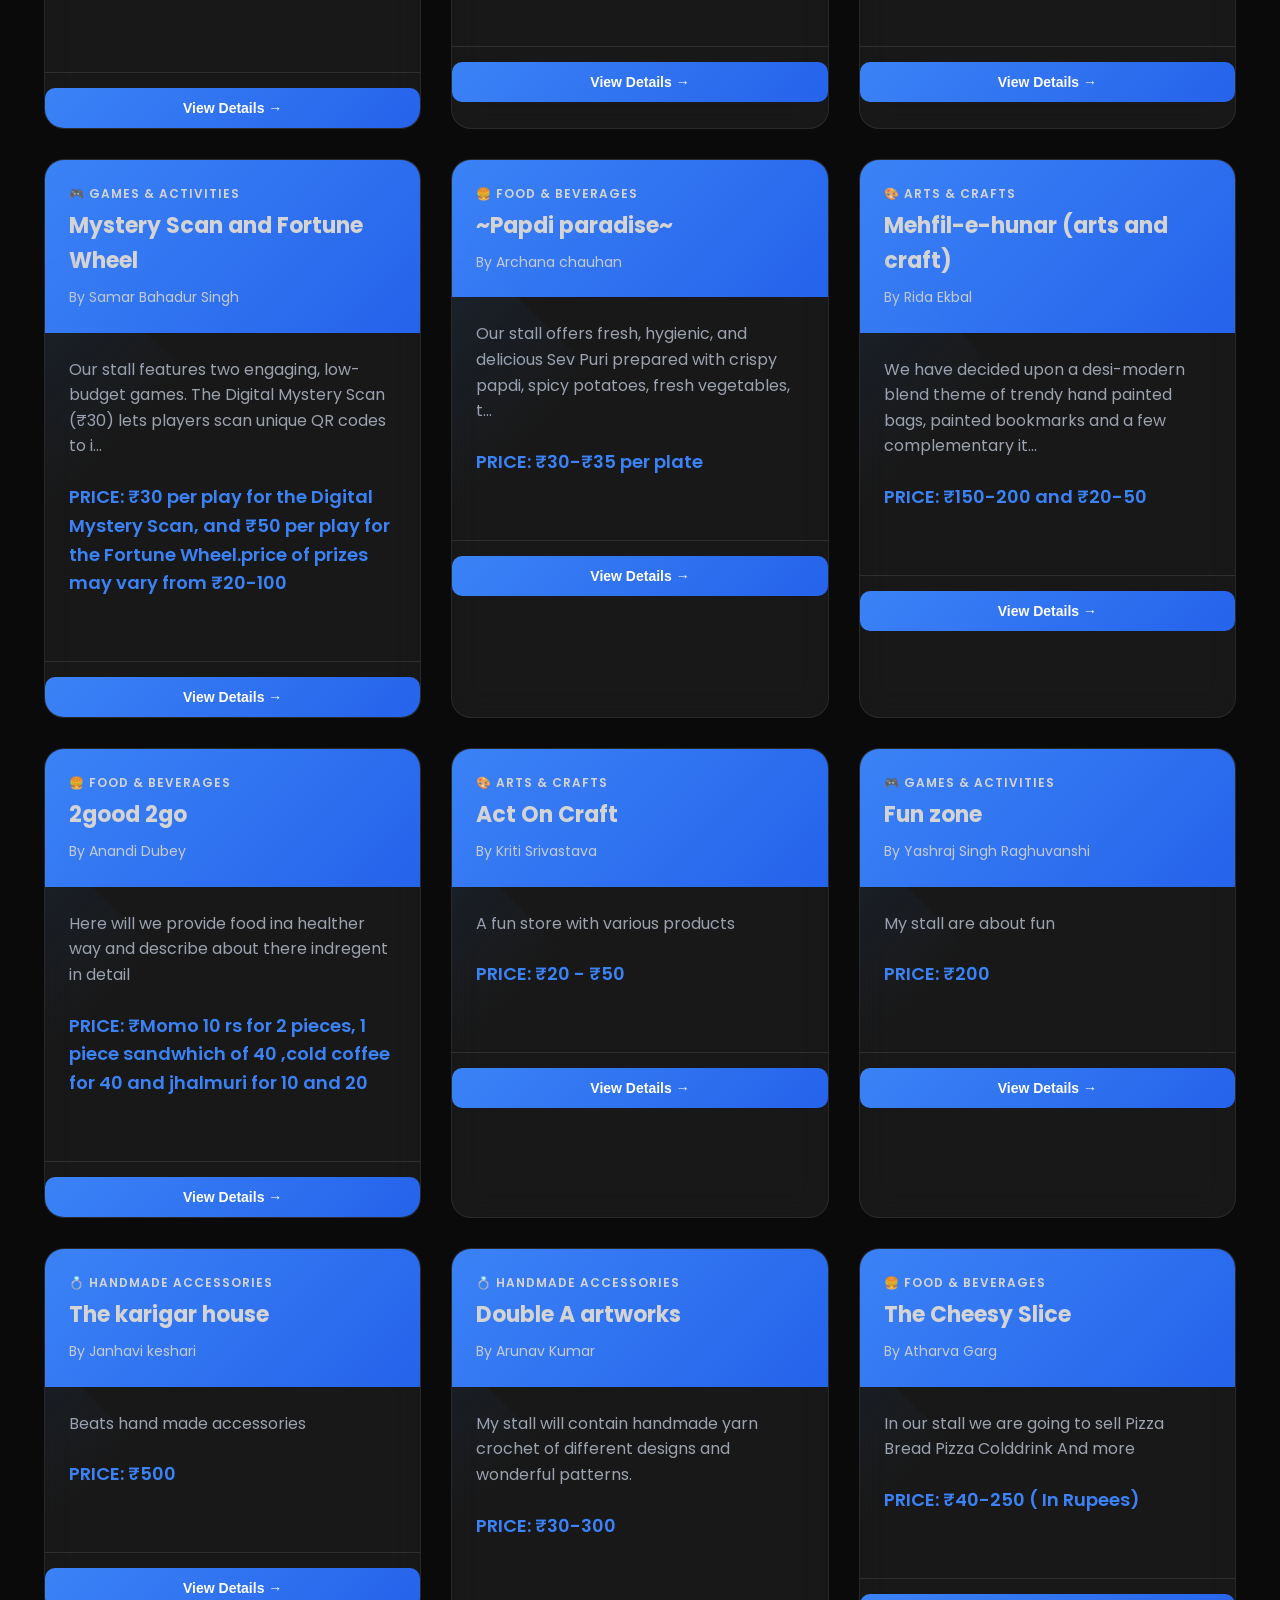
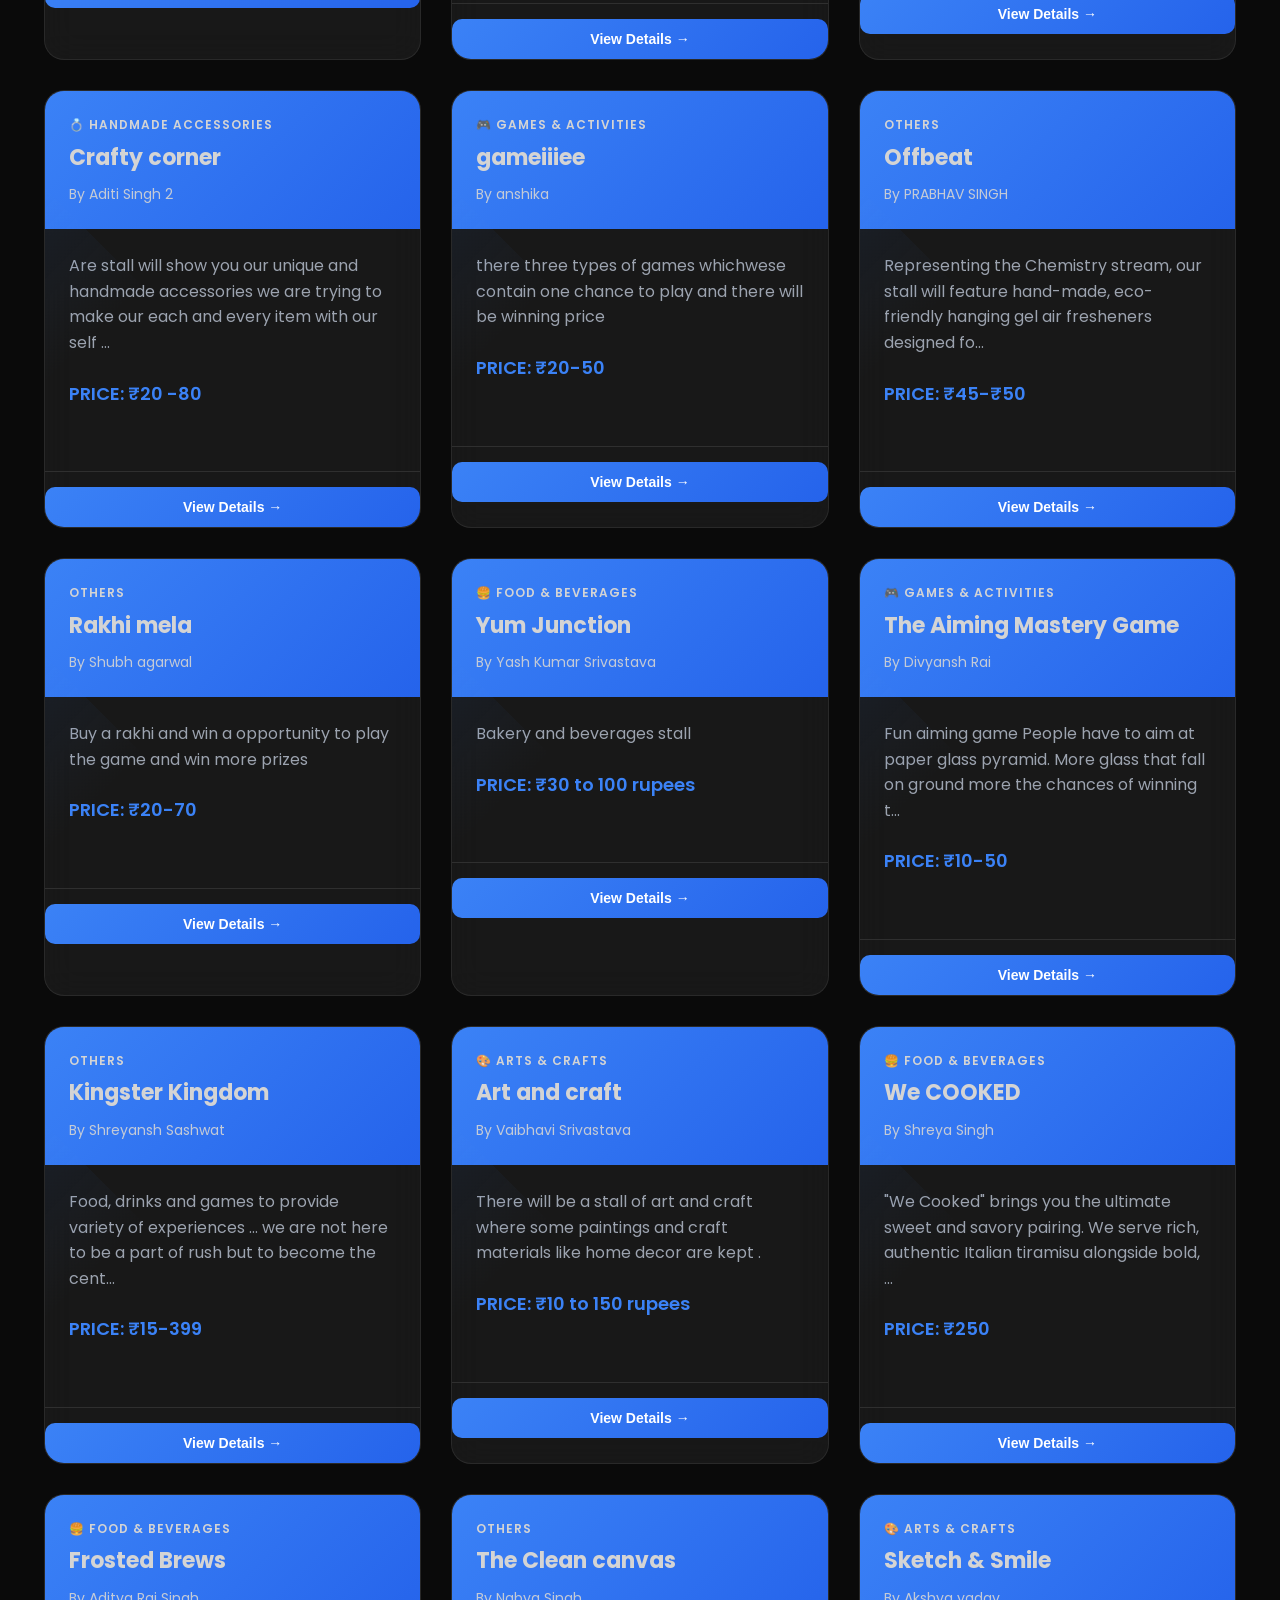
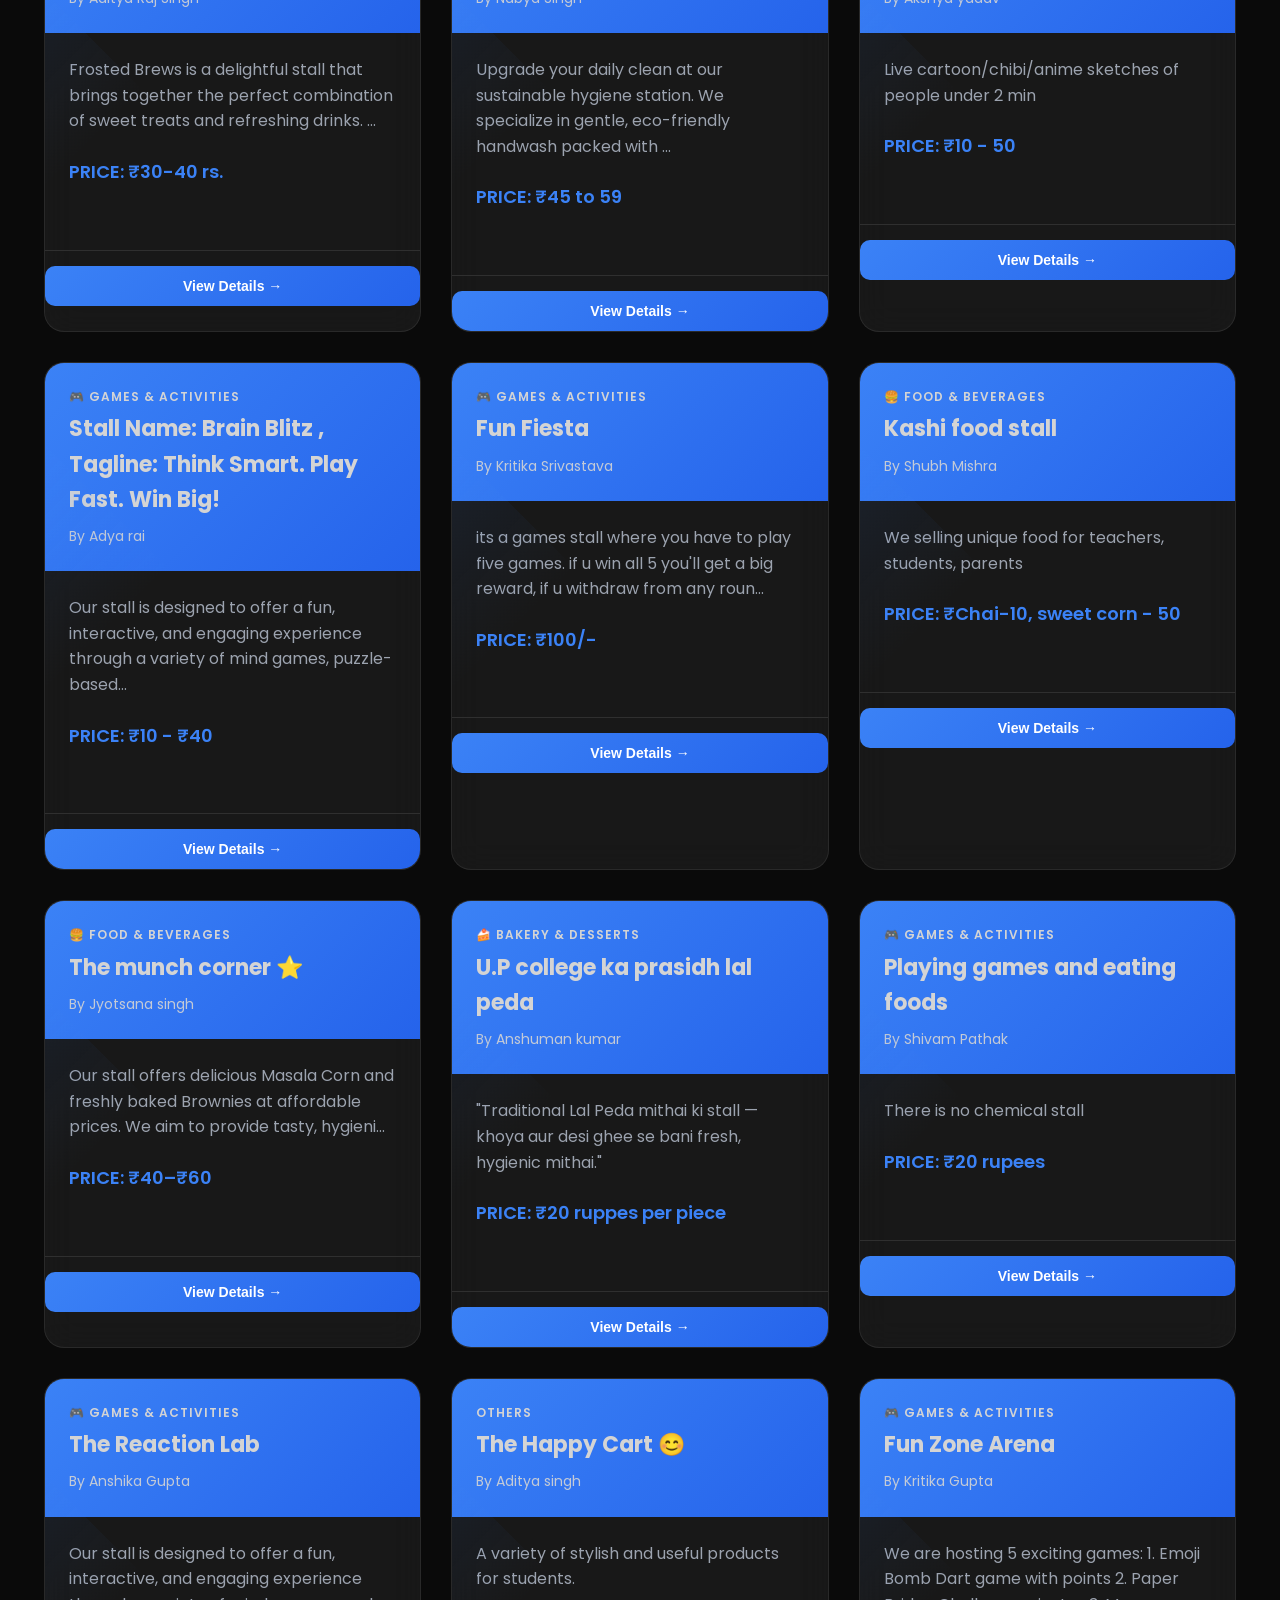
<file: stalls.html>
<!DOCTYPE html>
<html lang="en">
<head>
    <meta charset="UTF-8">
    <meta name="viewport" content="width=device-width, initial-scale=1.0">
    <title>Stalls | Hunar Bazaar 2026</title>
    <link rel="stylesheet" href="style-new.css">
    <link rel="stylesheet" href="pages.css">
    <link href="https://fonts.googleapis.com/css2?family=Poppins:wght@300;400;600;700;900&display=swap" rel="stylesheet">
</head>
<body>
    <!-- Navigation -->
    <nav class="navbar">
        <div class="nav-container">
            <div class="logo">
                <img src="logo.png" alt="School Logo" class="school-logo">
                <div class="logo-text">
                    <h1>हुनर बाजार</h1>
                    <span>HUNAR BAZAAR 2026</span>
                </div>
            </div>
            <button class="mobile-menu-toggle" id="mobileMenuBtn" aria-label="Toggle menu">
                <span></span>
                <span></span>
                <span></span>
            </button>
            <ul class="nav-menu desktop-only" id="navMenuDesktop">
                <li><a href="index.html">Home</a></li>
                <li><a href="about.html">About</a></li>
                <li><a href="stalls.html" class="active">Stalls</a></li>
                <li><a href="gallery.html">Gallery</a></li>
                <li><a href="map.html">Map</a></li>
                <li><a href="rules.html">Rules</a></li>
                <li><a href="faq.html">FAQ</a></li>
                <li><a href="contact.html">Contact</a></li>
                <li><a href="register.html" class="btn-register">Register Now</a></li>
            </ul>
        </div>
    </nav>

    <!-- Mobile Menu Overlay - Direct child of body (outside navbar) -->
    <div class="mobile-menu-overlay" id="mobileMenuOverlay">
        <button class="mobile-close-btn" id="mobileCloseBtn" aria-label="Close menu">&times;</button>
        <ul class="mobile-menu-list">
            <li><a href="index.html">Home</a></li>
            <li><a href="about.html">About</a></li>
            <li><a href="stalls.html">Stalls</a></li>
            <li><a href="gallery.html">Gallery</a></li>
            <li><a href="map.html">Map</a></li>
            <li><a href="rules.html">Rules</a></li>
            <li><a href="faq.html">FAQ</a></li>
            <li><a href="contact.html">Contact</a></li>
            <li><a href="register.html">Register Now</a></li>
        </ul>
    </div>

    <!-- Page Header -->
    <section class="page-header">
        <div class="container">
            <h1>Stall Directory</h1>
            <p>Explore all 108 registered student-led innovation hubs. Expecting 5000+ visitors to discover amazing food, games, arts, and handcrafted products.</p>
        </div>
    </section>

    <!-- Stats Dashboard -->
    <section class="stalls-section" style="padding: 80px 20px;">
        <div class="container">
            <div class="stalls-header">
                <h2>📊 Stall Statistics Dashboard</h2>
            </div>

            <div class="stats-dashboard">
                <div class="dashboard-card">
                    <div>🏪</div>
                    <h3>108</h3>
                    <p>Stalls Registered</p>
                    <small>Amazing participation!</small>
                    <div class="progress-bar" style="margin-top: 10px;">
                        <div class="progress-fill" style="width: 100%; background: linear-gradient(90deg, #3B82F6, #06B6D4); height: 8px; border-radius: 10px;"></div>
                    </div>
                    <small style="display: block; margin-top: 5px; color: #3B82F6;">✨ 108 Total Registrations</small>
                </div>
                <div class="dashboard-card">
                    <div>📂</div>
                    <h3>7</h3>
                    <p>Categories</p>
                    <small>Unique stall categories</small>
                </div>
                <div class="dashboard-card">
                    <div>⭐</div>
                    <h3>Food</h3>
                    <p>Most Popular</p>
                    <small>34 Stalls</small>
                </div>
                <div class="dashboard-card">
                    <div>📈</div>
                    <h3>100%</h3>
                    <p>Participation</p>
                    <small style="color: #22C55E;">🟢 Event Coming Soon</small>
                </div>
            </div>

            <!-- Search and Filter Section -->
            <div class="filter-section">
                <h2>Find Your Favorite Stall</h2>
                <input type="text" id="stallSearch" class="stall-search-input" placeholder="🔍 Search by stall name, owner, or category..." />
                <div class="filter-buttons">
                    <button class="filter-btn active" data-filter="all">All Stalls (108)</button>
                    <button class="filter-btn" data-filter="🍔 Food & Beverages">🍔 Food & Beverages (34)</button>
                    <button class="filter-btn" data-filter="🎮 Games & Activities">🎮 Games & Activities (31)</button>
                    <button class="filter-btn" data-filter="🎨 Arts & Crafts">🎨 Arts & Crafts (17)</button>
                    <button class="filter-btn" data-filter="💍 Handmade Accessories">💍 Handmade Accessories (10)</button>
                    <button class="filter-btn" data-filter="Others">Others (9)</button>
                    <button class="filter-btn" data-filter="🍰 Bakery & Desserts">🍰 Bakery & Desserts (6)</button>
                    <button class="filter-btn" data-filter="📚 Books & Stationery">📚 Books & Stationery (1)</button>
                </div>
            </div>

            <!-- Stalls Grid - Dynamically loaded from JSON -->
            <div class="stalls-grid" id="stallsGrid">
                <!-- Stalls will be loaded dynamically from stalls-data.json -->
                <div class="loading-message" style="grid-column: 1 / -1; text-align: center; padding: 60px 20px;">
                    <div style="font-size: 48px; margin-bottom: 20px;">🏪</div>
                    <h3>Loading all 108 stalls...</h3>
                    <p style="color: #9CA3AF; margin-top: 10px;">Please wait while we fetch the complete stall directory</p>
                </div>
            </div>
        </div>
    </section>

    <!-- Footer -->
    <footer class="footer">
        <div class="container">
            <div class="footer-grid">
                <div class="footer-col">
                    <h3>हुनर बाजार</h3>
                    <h4>HUNAR BAZAAR 2026</h4>
                    <p>The ultimate student innovation festival.</p>
                </div>
                <div class="footer-col">
                    <h4>EXPLORE</h4>
                    <ul>
                        <li><a href="index.html">Home</a></li>
                        <li><a href="about.html">About</a></li>
                        <li><a href="stalls.html">Stalls</a></li>
                        <li><a href="gallery.html">Gallery</a></li>
                    </ul>
                </div>
                <div class="footer-col">
                    <h4>INFO</h4>
                    <ul>
                        <li><a href="map.html">Map</a></li>
                        <li><a href="rules.html">Rules</a></li>
                        <li><a href="faq.html">FAQ</a></li>
                        <li><a href="contact.html">Contact</a></li>
                    </ul>
                </div>
                <div class="footer-col">
                    <h4>ENGAGE</h4>
                    <p>Ready to showcase your talent?</p>
                    <a href="stalls.html" class="btn btn-primary">View All Stalls</a>
                </div>
            </div>
            <div class="footer-bottom">
                <p>© 2026 हुनर बाजार · HUNAR BAZAAR. ALL RIGHTS RESERVED.</p>
                <p>BUILT BY STUDENT COUNCIL</p>
            </div>
        </div>
    </footer>

    <!-- Stall Details Modal -->
    <div id="stallModal" class="modal" style="display:none; position:fixed; top:0; left:0; width:100%; height:100%; background:rgba(0,0,0,0.9); z-index:100000; justify-content:center; align-items:center;">
        <div class="modal-content" style="background:rgba(26,26,26,0.95); backdrop-filter:blur(20px); border-radius:20px; padding:40px; max-width:600px; width:90%; border:1px solid rgba(59,130,246,0.3); position:relative;">
            <button onclick="closeStallModal()" style="position:absolute; top:20px; right:20px; background:rgba(255,255,255,0.1); border:1px solid rgba(255,255,255,0.2); border-radius:50%; width:40px; height:40px; font-size:24px; color:#FFF; cursor:pointer;">&times;</button>
            <div id="modalContent"></div>
        </div>
    </div>

    <script src="script.js"></script>
    <script>
        function showStallDetails(name, owner, description, price, category) {
            const modal = document.getElementById('stallModal');
            const modalContent = document.getElementById('modalContent');
            
            modalContent.innerHTML = `
                <div style="text-align:center;">
                    <div style="font-size:14px; color:#3B82F6; margin-bottom:10px; font-weight:600;">${category}</div>
                    <h2 style="color:#FFF; font-size:32px; margin-bottom:10px;">${name}</h2>
                    <p style="color:#9CA3AF; margin-bottom:20px;">By ${owner}</p>
                    <div style="height:2px; background:linear-gradient(90deg, transparent, #3B82F6, transparent); margin:20px 0;"></div>
                    <p style="color:#D4D4D4; line-height:1.8; margin-bottom:20px; text-align:left;">${description}</p>
                    <div style="background:rgba(59,130,246,0.1); border:1px solid rgba(59,130,246,0.3); padding:15px; border-radius:12px; margin-top:20px;">
                        <div style="color:#3B82F6; font-weight:600; font-size:18px;">Price Range</div>
                        <div style="color:#FFF; font-size:24px; font-weight:700; margin-top:5px;">${price}</div>
                    </div>
                    <div style="margin-top:30px;">
                        <a href="register.html" class="btn btn-primary" style="display:inline-block; padding:15px 40px; background:linear-gradient(135deg, #3B82F6 0%, #2563EB 100%); color:#FFF; border-radius:12px; text-decoration:none; font-weight:600;">Register Your Stall →</a>
                    </div>
                </div>
            `;
            
            modal.style.display = 'flex';
            document.body.style.overflow = 'hidden';
        }
        
        function closeStallModal() {
            const modal = document.getElementById('stallModal');
            modal.style.display = 'none';
            document.body.style.overflow = 'auto';
        }
        
        // Close modal on ESC key
        document.addEventListener('keydown', (e) => {
            if (e.key === 'Escape') closeStallModal();
        });
        
        // Close modal on click outside
        document.getElementById('stallModal').addEventListener('click', (e) => {
            if (e.target.id === 'stallModal') closeStallModal();
        });
    </script>
</body>
</html>
</file>
<file: style-new.css>
* {
    margin: 0;
    padding: 0;
    box-sizing: border-box;
}

/* Prevent horizontal overflow globally */
*,
*::before,
*::after {
    box-sizing: border-box;
}

html {
    overflow-x: hidden !important;
    scroll-behavior: smooth;
    width: 100%;
}

body {
    overflow-x: hidden !important;
    width: 100%;
    position: relative;
}

:root {
    /* TOP-LEVEL EVENT WEBSITE COLOR PALETTE */
    
    /* Background (60% - Dark Foundation) */
    --primary-bg: #0A0A0A;
    --secondary-bg: #121212;
    --card-bg: rgba(26, 26, 26, 0.9);
    --card-hover-bg: rgba(30, 30, 30, 0.95);
    
    /* Primary Accent - Royal Blue (CTA & Important) */
    --primary-color: #3B82F6;
    --primary-hover: #2563EB;
    --primary-glow: 0 0 24px rgba(59, 130, 246, 0.4);
    
    /* Secondary Accent - Amber Gold (Awards, Premium) */
    --accent-gold: #F59E0B;
    --accent-gold-hover: #D97706;
    --accent-gold-glow: 0 0 24px rgba(245, 158, 11, 0.4);
    
    /* Tech/AI Accent - Electric Cyan */
    --accent-cyan: #06B6D4;
    --accent-cyan-glow: 0 0 24px rgba(6, 182, 212, 0.4);
    
    /* Food Accent - Warm Orange */
    --accent-orange: #F97316;
    --accent-orange-glow: 0 0 24px rgba(249, 115, 22, 0.4);
    
    /* Status Colors */
    --success: #22C55E;
    --error: #EF4444;
    
    /* Text Colors (30% - Neutral) */
    --text-heading: #FFFFFF;
    --text-paragraph: #D4D4D4;
    --text-muted: #9CA3AF;
    
    /* Glass Effect */
    --glass-blur: blur(16px);
    --glass-opacity: 0.1;
    
    /* Professional Shadows */
    --shadow-sm: 0 4px 16px rgba(0, 0, 0, 0.25);
    --shadow-md: 0 8px 32px rgba(0, 0, 0, 0.30);
    --shadow-lg: 0 10px 40px rgba(0, 0, 0, 0.35);
    --shadow-xl: 0 20px 60px rgba(0, 0, 0, 0.40);
    
    /* Border Radius Standards */
    --radius-card: 20px;
    --radius-button: 14px;
    --radius-input: 12px;
    
    /* Spacing System (8px base) */
    --space-xs: 8px;
    --space-sm: 16px;
    --space-md: 24px;
    --space-lg: 32px;
    --space-xl: 48px;
    --space-2xl: 64px;
    --space-3xl: 96px;
    
    /* Gradients (10% - Accent) */
    --gradient-primary: linear-gradient(135deg, #3B82F6 0%, #2563EB 100%);
    --gradient-gold: linear-gradient(135deg, #F59E0B 0%, #D97706 100%);
    --gradient-cyan: linear-gradient(135deg, #06B6D4 0%, #0891B2 100%);
    --gradient-orange: linear-gradient(135deg, #F97316 0%, #EA580C 100%);
}

body {
    font-family: 'Poppins', sans-serif;
    background-color: var(--primary-bg);
    color: var(--text-paragraph);
    overflow-x: hidden;
    line-height: 1.6;
    margin: 0;
    padding: 0;
}

/* Prevent horizontal scroll globally */
html {
    overflow-x: hidden;
    scroll-behavior: smooth;
}

/* Professional Background Effect */
body::before {
    content: '';
    position: fixed;
    top: 0;
    left: 0;
    width: 100%;
    height: 100%;
    background: 
        radial-gradient(circle at 20% 50%, rgba(59, 130, 246, 0.06) 0%, transparent 50%),
        radial-gradient(circle at 80% 20%, rgba(245, 158, 11, 0.06) 0%, transparent 50%),
        radial-gradient(circle at 50% 80%, rgba(6, 182, 212, 0.04) 0%, transparent 50%);
    z-index: -1;
}

.container {
    max-width: 1400px;
    margin: 0 auto;
    padding: 0 var(--space-md);
    width: 100%;
    box-sizing: border-box;
}

/* ========================================
   NAVIGATION
======================================== */

.navbar {
    position: fixed;
    top: 0;
    width: 100%;
    height: 80px;
    background: var(--card-bg);
    backdrop-filter: var(--glass-blur);
    -webkit-backdrop-filter: var(--glass-blur);
    z-index: 1000;
    border-bottom: 1px solid rgba(255, 255, 255, 0.08);
    transition: background 0.3s ease;
}

.nav-container {
    max-width: 1400px;
    margin: 0 auto;
    padding: 0 var(--space-lg);
    display: flex;
    justify-content: space-between;
    align-items: center;
    height: 80px;
}

/* Logo */
.logo {
    display: flex;
    align-items: center;
    gap: var(--space-sm);
}

.school-logo {
    height: 50px;
    width: 50px;
    border-radius: 50%;
    object-fit: cover;
    border: 2px solid var(--primary-color);
    box-shadow: var(--primary-glow);
}

.logo-text h1 {
    font-size: 24px;
    color: #FFFFFF;
    margin: 0;
    line-height: 1;
    font-weight: 700;
}

.logo-text span {
    font-size: 11px;
    color: var(--text-muted);
    letter-spacing: 2px;
    text-transform: uppercase;
    display: block;
    font-weight: 500;
}

/* Desktop Navigation Menu */
.nav-menu {
    display: flex;
    list-style: none;
    gap: var(--space-lg);
    align-items: center;
    margin: 0;
    padding: 0;
}

.nav-menu a {
    color: var(--text-paragraph);
    text-decoration: none;
    font-weight: 500;
    font-size: 15px;
    transition: color 0.3s ease;
    position: relative;
    padding: var(--space-xs) 0;
}

.nav-menu a::after {
    content: '';
    position: absolute;
    bottom: 0;
    left: 0;
    width: 0;
    height: 2px;
    background: var(--primary-color);
    transition: width 0.3s ease;
}

.nav-menu a:hover::after,
.nav-menu a.active::after {
    width: 100%;
}

.nav-menu a:hover,
.nav-menu a.active {
    color: var(--text-heading);
}

.btn-register {
    background: var(--gradient-primary);
    padding: 12px 32px;
    border-radius: var(--radius-button);
    font-weight: 600;
    font-size: 15px;
    letter-spacing: 0.3px;
    transition: all 0.3s cubic-bezier(0.4, 0, 0.2, 1);
    box-shadow: var(--primary-glow);
    border: none;
}

.btn-register:hover {
    transform: translateY(-2px);
    box-shadow: 0 0 30px rgba(59, 130, 246, 0.6);
}

.btn-register::after {
    display: none;
}

/* Hamburger Menu Button */
.mobile-menu-toggle {
    display: none;
    flex-direction: column;
    gap: 6px;
    background: none;
    border: none;
    cursor: pointer;
    padding: 8px;
    z-index: 10000;
    position: relative;
}

.mobile-menu-toggle span {
    display: block;
    width: 28px;
    height: 3px;
    background: var(--text-heading);
    border-radius: 3px;
    transition: all 0.3s ease;
}

.mobile-menu-toggle.active span:nth-child(1) {
    transform: rotate(45deg) translate(8px, 8px);
}

.mobile-menu-toggle.active span:nth-child(2) {
    opacity: 0;
}

.mobile-menu-toggle.active span:nth-child(3) {
    transform: rotate(-45deg) translate(7px, -7px);
}

/* Hero Section - Professional */
.hero {
    position: relative;
    min-height: 100vh;
    display: flex;
    align-items: center;
    justify-content: center;
    text-align: center;
    padding: 100px var(--space-md) var(--space-xl);
    overflow: visible;
    background: var(--primary-bg);
}

/* ========================================
   MOBILE MENU OVERLAY - PROFESSIONAL
   ======================================== */

.desktop-only {
    display: flex;
}

.mobile-menu-overlay {
    display: none;
    position: fixed;
    top: 0;
    left: 0;
    width: 100vw;
    height: 100vh;
    background: rgba(10, 10, 26, 0.95);
    backdrop-filter: blur(20px);
    -webkit-backdrop-filter: blur(20px);
    z-index: 99999;
    flex-direction: column;
    justify-content: center;
    align-items: center;
    padding: 80px 40px;
    opacity: 0;
    transition: opacity 0.4s ease;
}

.mobile-menu-overlay.active {
    display: flex;
    opacity: 1;
}

/* Modern Close Button */
.mobile-close-btn {
    position: absolute;
    top: 30px;
    right: 30px;
    width: 50px;
    height: 50px;
    background: rgba(255, 255, 255, 0.1);
    border: 1px solid rgba(255, 255, 255, 0.2);
    border-radius: 50%;
    display: flex;
    align-items: center;
    justify-content: center;
    font-size: 32px;
    color: #FFFFFF;
    cursor: pointer;
    transition: all 0.3s ease;
    z-index: 100000;
}

.mobile-close-btn:hover {
    background: rgba(59, 130, 246, 0.3);
    transform: rotate(90deg);
}

/* Clean Menu List */
.mobile-menu-list {
    list-style: none;
    margin: 0;
    padding: 0;
    width: 100%;
    max-width: 600px;
    display: flex;
    flex-direction: column;
    gap: 0;
    align-items: center;
}

.mobile-menu-list li {
    width: 100%;
    text-align: center;
}

/* Modern Typography - Simple Text Links */
.mobile-menu-list a {
    display: block;
    padding: 20px 0;
    font-size: 28px;
    font-weight: 600;
    text-align: center;
    color: rgba(255, 255, 255, 0.9);
    text-decoration: none;
    letter-spacing: 0.5px;
    transition: all 0.3s ease;
    position: relative;
}

/* Subtle Hover Effect */
.mobile-menu-list a:hover {
    color: #3B82F6;
    transform: translateX(10px);
}

.mobile-menu-list a::after {
    content: '';
    position: absolute;
    bottom: 10px;
    left: 50%;
    transform: translateX(-50%);
    width: 0;
    height: 2px;
    background: #3B82F6;
    transition: width 0.3s ease;
}

.mobile-menu-list a:hover::after {
    width: 60px;
}

/* ========================================
   SCROLL TO TOP BUTTON
   ======================================== */

.scroll-to-top {
    position: fixed;
    bottom: 30px;
    right: 30px;
    width: 50px;
    height: 50px;
    background: var(--gradient-primary);
    border: none;
    border-radius: 50%;
    display: none;
    align-items: center;
    justify-content: center;
    font-size: 24px;
    color: #FFFFFF;
    cursor: pointer;
    box-shadow: 0 4px 15px rgba(59, 130, 246, 0.4);
    transition: all 0.3s ease;
    z-index: 9998;
}

.scroll-to-top.visible {
    display: flex;
}

.scroll-to-top:hover {
    transform: translateY(-5px);
    box-shadow: 0 6px 20px rgba(59, 130, 246, 0.6);
}

/* Hero Section - Professional */
.hero {
    position: relative;
    min-height: 100vh;
    display: flex;
    align-items: center;
    justify-content: center;
    text-align: center;
    padding: 100px var(--space-md) var(--space-xl);
    overflow: visible;
    background: var(--primary-bg);
}

/* Hero Video Background */
.hero-video-container {
    position: absolute;
    top: 0;
    left: 0;
    width: 100%;
    height: 100%;
    overflow: hidden;
    z-index: 0;
}

.hero-video-container video {
    position: absolute;
    top: 50%;
    left: 50%;
    transform: translate(-50%, -50%);
    min-width: 100%;
    min-height: 100%;
    width: auto;
    height: auto;
    object-fit: cover;
    z-index: 0;
}

/* Static Image Background for Mobile */
.hero-static-bg {
    display: none;
    position: absolute;
    top: 0;
    left: 0;
    width: 100%;
    height: 100%;
    background-image: url('SCHOOL.jpg');
    background-size: cover;
    background-position: center center;
    background-repeat: no-repeat;
    z-index: 0;
}

/* Mobile: School section uses static image, Video section still plays video */
@media (max-width: 768px) {
    /* Hero school section - no video here anyway */
    .hero-school-section .hero-video-container video {
        display: none;
    }
    
    /* Hero video section - KEEP VIDEO PLAYING on mobile */
    .hero-video-section .hero-video-container video {
        display: block !important; /* Ensure video plays on mobile */
        min-width: 100%;
        min-height: 100%;
    }
}

#ytplayer {
    position: absolute;
    top: 50%;
    left: 50%;
    width: 100vw;
    height: 56.25vw;
    min-height: 100vh;
    min-width: 177.77vh;
    transform: translate(-50%, -50%);
    pointer-events: none;
}

.hero-video-overlay {
    position: absolute;
    top: 0;
    left: 0;
    width: 100%;
    height: 100%;
    background: linear-gradient(
        135deg,
        rgba(10, 10, 21, 0.65) 0%,
        rgba(15, 15, 35, 0.75) 100%
    );
    z-index: 1;
}

/* Fallback animated background if video doesn't load */
.hero::after {
    content: '';
    position: absolute;
    top: 0;
    left: 0;
    width: 100%;
    height: 100%;
    background: 
        radial-gradient(circle at 20% 50%, rgba(124, 58, 237, 0.1) 0%, transparent 50%),
        radial-gradient(circle at 80% 80%, rgba(236, 72, 153, 0.1) 0%, transparent 50%);
    z-index: 0;
    animation: bgPulse 10s ease-in-out infinite;
}

@keyframes bgPulse {
    0%, 100% { opacity: 0.5; }
    50% { opacity: 1; }
}

/* Countdown Timer - Fixed Colors */
.countdown-timer {
    margin: var(--space-md) auto var(--space-xl);
    max-width: 700px;
    overflow: hidden;
}

.countdown-timer h4 {
    font-size: 18px;
    color: var(--text-paragraph);
    margin-bottom: var(--space-md);
    text-transform: uppercase;
    letter-spacing: 2px;
    font-weight: 600;
}

.countdown-grid {
    display: flex;
    justify-content: center;
    align-items: center;
    gap: var(--space-sm);
    flex-wrap: wrap;
    overflow: hidden;
}

.countdown-item {
    background: var(--card-bg);
    backdrop-filter: var(--glass-blur);
    -webkit-backdrop-filter: var(--glass-blur);
    padding: var(--space-md) var(--space-md);
    border-radius: var(--radius-card);
    border: 1px solid rgba(59, 130, 246, 0.3);
    min-width: 100px;
    display: flex;
    flex-direction: column;
    align-items: center;
    transition: all 0.3s cubic-bezier(0.4, 0, 0.2, 1);
    overflow: hidden;
}

.countdown-item:hover {
    border-color: var(--primary-color);
    transform: translateY(-4px);
    box-shadow: var(--primary-glow), var(--shadow-md);
}

.countdown-value {
    font-size: 42px;
    font-weight: 700;
    color: var(--primary-color);
    line-height: 1;
    margin-bottom: var(--space-xs);
    user-select: none;
}

.countdown-label {
    font-size: 14px;
    color: var(--text-muted);
    text-transform: uppercase;
    letter-spacing: 1px;
    font-weight: 500;
}

.countdown-separator {
    font-size: 36px;
    color: var(--primary-color);
    font-weight: 700;
}

@media (max-width: 768px) {
    .countdown-separator {
        display: none;
    }
    
    .countdown-item {
        min-width: 80px;
        padding: var(--space-sm) var(--space-md);
    }
    
    .countdown-value {
        font-size: 32px;
    }
}

.hero-content {
    position: relative;
    z-index: 2;
    animation: fadeInUp 1s ease-out;
}

@keyframes fadeInUp {
    from {
        opacity: 0;
        transform: translateY(40px);
    }
    to {
        opacity: 1;
        transform: translateY(0);
    }
}

.hero-badge {
    display: inline-block;
    padding: 10px 25px;
    background: rgba(139, 92, 246, 0.2);
    border: 2px solid var(--primary-color);
    border-radius: 30px;
    font-size: 14px;
    font-weight: 600;
    letter-spacing: 1px;
    margin-bottom: 30px;
    animation: pulse 2s ease-in-out infinite;
}

@keyframes pulse {
    0%, 100% { transform: scale(1); }
    50% { transform: scale(1.05); }
}

.hero-title {
    font-size: 80px;
    font-weight: 900;
    color: #FFFFFF;
    margin-bottom: 10px;
    letter-spacing: 2px;
}

.hero-subtitle {
    font-size: 48px;
    font-weight: 700;
    margin-bottom: 20px;
    letter-spacing: 3px;
}

.hero-tagline {
    font-size: 20px;
    color: var(--text-gray);
    margin-bottom: 40px;
    letter-spacing: 2px;
}

.hero-description h3 {
    font-size: 32px;
    margin-bottom: 15px;
}

.hero-description p {
    font-size: 18px;
    color: var(--text-gray);
    max-width: 800px;
    margin: 0 auto 40px;
}

.hero-buttons {
    display: flex;
    gap: 20px;
    justify-content: center;
    flex-wrap: wrap;
}

/* Professional Buttons - Top Level Standards */
.btn {
    padding: 16px 48px;
    border-radius: var(--radius-button);
    text-decoration: none;
    font-weight: 600;
    font-size: 16px;
    letter-spacing: 0.3px;
    transition: all 0.3s cubic-bezier(0.4, 0, 0.2, 1);
    display: inline-flex;
    align-items: center;
    gap: var(--space-xs);
    position: relative;
    overflow: hidden;
    border: none;
    cursor: pointer;
}

.btn::before {
    content: '';
    position: absolute;
    top: 0;
    left: -100%;
    width: 100%;
    height: 100%;
    background: linear-gradient(90deg, transparent, rgba(255, 255, 255, 0.15), transparent);
    transition: left 0.6s ease;
}

.btn:hover::before {
    left: 100%;
}

.btn span {
    position: relative;
    z-index: 1;
}

.btn i {
    position: relative;
    z-index: 1;
    font-style: normal;
    transition: transform 0.3s ease;
}

.btn:hover i {
    transform: translateX(4px);
}

/* Primary Button - Royal Blue */
.btn-primary {
    background: var(--gradient-primary);
    color: var(--text-heading);
    box-shadow: var(--primary-glow), var(--shadow-sm);
}

.btn-primary:hover {
    transform: translateY(-2px) scale(1.02);
    box-shadow: var(--primary-glow), var(--shadow-md);
}

/* Secondary Button - Transparent with Border */
.btn-secondary {
    background: transparent;
    color: var(--text-heading);
    border: 2px solid rgba(255, 255, 255, 0.2);
}

.btn-secondary:hover {
    background: rgba(255, 255, 255, 0.05);
    border-color: var(--primary-color);
    transform: translateY(-2px);
}

.scroll-indicator {
    margin-top: 60px;
    animation: bounce 2s ease-in-out infinite;
}

@keyframes bounce {
    0%, 100% { transform: translateY(0); }
    50% { transform: translateY(-10px); }
}

.scroll-arrow {
    font-size: 24px;
    color: var(--primary-color);
}

/* Stats Section */
.stats-section {
    padding: 100px 20px;
}

.section-header {
    text-align: center;
    margin-bottom: 60px;
}

.section-label {
    display: inline-block;
    padding: 8px 20px;
    background: rgba(139, 92, 246, 0.1);
    border: 1px solid var(--primary-color);
    border-radius: 20px;
    font-size: 12px;
    font-weight: 600;
    letter-spacing: 2px;
    margin-bottom: 20px;
}

.section-header h2 {
    font-size: 48px;
    margin-bottom: 15px;
}

.section-header p {
    color: var(--text-gray);
    font-size: 18px;
}

.stats-grid {
    display: grid;
    grid-template-columns: repeat(auto-fit, minmax(250px, 1fr));
    gap: 30px;
}

/* Professional Stat Cards - Top Level */
.stat-card {
    background: var(--card-bg);
    backdrop-filter: var(--glass-blur);
    -webkit-backdrop-filter: var(--glass-blur);
    padding: var(--space-xl) var(--space-lg);
    border-radius: var(--radius-card);
    border: 1px solid rgba(255, 255, 255, 0.08);
    text-align: center;
    transition: all 0.4s cubic-bezier(0.4, 0, 0.2, 1);
    position: relative;
    overflow: hidden;
}

.stat-card::before {
    content: '';
    position: absolute;
    top: 0;
    left: -100%;
    width: 100%;
    height: 100%;
    background: linear-gradient(90deg, transparent, rgba(59, 130, 246, 0.1), transparent);
    transition: left 0.6s ease;
}

.stat-card:hover::before {
    left: 100%;
}

.stat-card:hover {
    transform: translateY(-8px) scale(1.02);
    border-color: rgba(59, 130, 246, 0.3);
    box-shadow: var(--shadow-lg);
    background: var(--card-hover-bg);
}

.stat-icon {
    font-size: 48px;
    margin-bottom: var(--space-md);
}

.stat-card h3 {
    font-size: 48px;
    background: var(--gradient-primary);
    -webkit-background-clip: text;
    -webkit-text-fill-color: transparent;
    background-clip: text;
    margin-bottom: var(--space-xs);
    display: inline-block;
}

.stat-number {
    font-size: 48px;
    background: var(--gradient-primary);
    -webkit-background-clip: text;
    -webkit-text-fill-color: transparent;
    background-clip: text;
    font-weight: 700;
    display: inline-block;
    min-width: 80px;
}

.stat-plus {
    font-size: 36px;
    background: var(--gradient-primary);
    -webkit-background-clip: text;
    -webkit-text-fill-color: transparent;
    background-clip: text;
    font-weight: 700;
    margin-left: 5px;
}

.stat-card h4 {
    font-size: 20px;
    margin-bottom: var(--space-xs);
    color: var(--text-heading);
    font-weight: 600;
}

.stat-card p {
    color: var(--text-muted);
    font-size: 14px;
}

/* Categories Section */
.categories-section {
    padding: 100px 20px;
    background: rgba(139, 92, 246, 0.03);
}

.categories-grid {
    display: grid;
    grid-template-columns: repeat(auto-fit, minmax(200px, 1fr));
    gap: 25px;
}

/* Professional Category Cards - Top Level */
.category-card {
    background: var(--card-bg);
    backdrop-filter: var(--glass-blur);
    -webkit-backdrop-filter: var(--glass-blur);
    padding: var(--space-xl) var(--space-md);
    border-radius: var(--radius-card);
    border: 1px solid rgba(255, 255, 255, 0.08);
    text-align: center;
    cursor: pointer;
    transition: all 0.4s cubic-bezier(0.4, 0, 0.2, 1);
    text-decoration: none;
    color: var(--text-heading);
    display: block;
    position: relative;
    overflow: hidden;
}

.category-card::before {
    content: '';
    position: absolute;
    top: 0;
    left: 0;
    width: 100%;
    height: 100%;
    background: var(--gradient-primary);
    opacity: 0;
    transition: opacity 0.4s ease;
    z-index: 0;
}

.category-card:hover::before {
    opacity: 0.1;
}

.category-card:hover {
    transform: translateY(-8px) scale(1.02);
    border-color: rgba(59, 130, 246, 0.3);
    box-shadow: var(--shadow-lg);
}

.category-icon {
    font-size: 64px;
    margin-bottom: var(--space-md);
    position: relative;
    z-index: 1;
    transition: all 0.4s ease;
    filter: drop-shadow(0 4px 16px rgba(59, 130, 246, 0.4));
}

.category-card:hover .category-icon {
    transform: scale(1.15) translateY(-4px);
    filter: drop-shadow(0 8px 24px rgba(59, 130, 246, 0.6));
}

.category-card h3 {
    font-size: 18px;
    font-weight: 600;
    position: relative;
    z-index: 1;
    color: var(--text-heading);
    margin-bottom: var(--space-xs);
}

.category-count {
    font-size: 14px;
    color: var(--text-muted);
    margin-top: var(--space-xs);
    position: relative;
    z-index: 1;
}

.category-card:hover .category-count {
    color: var(--text-paragraph);
}

/* CTA Section */
.cta-section {
    padding: 100px 20px;
    background: var(--gradient-1);
    text-align: center;
}

.cta-content h2 {
    font-size: 48px;
    margin-bottom: 20px;
}

.cta-content p {
    font-size: 18px;
    margin-bottom: 40px;
    max-width: 800px;
    margin-left: auto;
    margin-right: auto;
}

.cta-buttons {
    display: flex;
    gap: 20px;
    justify-content: center;
    flex-wrap: wrap;
}

.cta-section .btn-primary {
    background: white;
    color: var(--primary-color);
}

.cta-section .btn-secondary {
    border-color: white;
    color: white;
}

.cta-section .btn-secondary:hover {
    background: rgba(255, 255, 255, 0.1);
}

/* Footer */
.footer {
    background: rgba(10, 10, 15, 0.9);
    padding: 60px 20px 30px;
    border-top: 1px solid rgba(139, 92, 246, 0.2);
}

.footer-grid {
    display: grid;
    grid-template-columns: repeat(auto-fit, minmax(250px, 1fr));
    gap: 40px;
    margin-bottom: 40px;
}

.footer-col h3 {
    font-size: 24px;
    background: var(--gradient-1);
    -webkit-background-clip: text;
    -webkit-text-fill-color: transparent;
    background-clip: text;
    margin-bottom: 10px;
}

.footer-col h4 {
    font-size: 16px;
    margin-bottom: 20px;
    color: var(--primary-color);
}

.footer-col p {
    color: var(--text-gray);
    margin-bottom: 20px;
}

.footer-col ul {
    list-style: none;
}

.footer-col ul li {
    margin-bottom: 10px;
}

.footer-col ul li a {
    color: var(--text-gray);
    text-decoration: none;
    transition: all 0.3s ease;
}

.footer-col ul li a:hover {
    color: var(--primary-color);
    padding-left: 5px;
}

.footer-bottom {
    text-align: center;
    padding-top: 30px;
    border-top: 1px solid rgba(139, 92, 246, 0.1);
    color: var(--text-gray);
}

.footer-bottom p {
    margin-bottom: 5px;
}

/* Responsive Design */
@media (max-width: 768px) {
    .mobile-menu-toggle {
        display: block;
    }
}

/* ========================================
   MOBILE RESPONSIVE
======================================== */

@media (max-width: 768px) {
    /* Show hamburger button */
    .mobile-menu-toggle {
        display: flex;
    }

    /* Mobile menu - FULL SCREEN OVERLAY */
    .nav-menu {
        position: fixed;
        top: 0;
        left: 0;
        width: 100vw;
        height: 100vh;
        background: rgba(10, 10, 26, 0.98);
        backdrop-filter: blur(20px);
        -webkit-backdrop-filter: blur(20px);
        flex-direction: column;
        justify-content: center;
        align-items: center;
        padding: var(--space-3xl) var(--space-lg);
        gap: 0;
        transform: translateX(-100%);
        transition: transform 0.4s cubic-bezier(0.4, 0, 0.2, 1);
        z-index: 9999;
        overflow-y: auto;
    }

    /* Show mobile menu when active */
    .nav-menu.active {
        transform: translateX(0);
        display: flex;
    }

    /* Mobile menu items */
    .nav-menu li {
        width: 100%;
        max-width: 400px;
        margin: 0;
        padding: 0;
        display: block;
    }

    .nav-menu a {
        display: block;
        width: 100%;
        padding: var(--space-md) var(--space-lg);
        font-size: 20px;
        text-align: center;
        border-radius: var(--radius-button);
        transition: all 0.3s ease;
        color: #FFFFFF;
    }

    .nav-menu a::after {
        display: none;
    }

    .nav-menu a:hover {
        background: rgba(59, 130, 246, 0.2);
    }

    .nav-menu a.active {
        background: var(--gradient-primary);
        color: white;
    }

    .btn-register {
        width: 100%;
        text-align: center;
        margin-top: var(--space-lg);
    }

    /* Lock body scroll when menu open */
    body.menu-open {
        overflow: hidden;
    }

    /* Mobile video */
    .hero-video-container video {
        width: 100%;
        height: 100%;
        object-fit: cover;
    }

    /* Typography adjustments */
    .hero-title {
        font-size: 48px;
    }

    .hero-subtitle {
        font-size: 28px;
    }

    .hero-tagline {
        font-size: 16px;
    }

    .hero-description h3 {
        font-size: 24px;
    }

    .hero-description p {
        font-size: 16px;
    }

    .section-header h2 {
        font-size: 32px;
    }

    .cta-content h2 {
        font-size: 32px;
    }

    .stats-grid,
    .categories-grid {
        grid-template-columns: 1fr;
    }
}

@media (max-width: 480px) {
    /* Extra small mobile - video coverage */
    .hero-video-container video {
        width: 100vw;
        height: 100vh;
        min-width: 100vw;
        min-height: 100vh;
        object-fit: cover;
    }
    
    .hero-title {
        font-size: 36px;
    }

    .hero-subtitle {
        font-size: 20px;
    }

    .btn {
        padding: 12px 30px;
        font-size: 14px;
    }
}

/* Enhanced Gallery Hover Effect */
.gallery-item {
    overflow: hidden;
    position: relative;
}

.gallery-item::before {
    content: '';
    position: absolute;
    top: 0;
    left: 0;
    width: 100%;
    height: 100%;
    background: linear-gradient(135deg, rgba(124, 58, 237, 0.3) 0%, rgba(236, 72, 153, 0.3) 100%);
    opacity: 0;
    transition: opacity 0.3s ease;
    z-index: 1;
}

.gallery-item:hover::before {
    opacity: 1;
}

.gallery-item img {
    transition: transform 0.5s cubic-bezier(0.4, 0, 0.2, 1);
}

.gallery-item:hover img {
    transform: scale(1.1);
}

/* Stall Card Enhanced Animations */
.stall-card {
    position: relative;
    overflow: hidden;
}

.stall-card::before {
    content: '';
    position: absolute;
    top: -50%;
    left: -50%;
    width: 200%;
    height: 200%;
    background: linear-gradient(45deg, transparent, rgba(255, 255, 255, 0.1), transparent);
    transform: rotate(45deg);
    transition: all 0.5s ease;
    z-index: 1;
}

.stall-card:hover::before {
    left: 100%;
}

/* Smooth Transitions */
* {
    -webkit-tap-highlight-color: transparent;
}

a, button {
    -webkit-touch-callout: none;
    user-select: none;
}

/* Loading State */
.loading {
    opacity: 0.5;
    pointer-events: none;
}

/* Success State */
.success {
    animation: successPulse 0.5s ease-out;
}

@keyframes successPulse {
    0%, 100% {
        transform: scale(1);
    }
    50% {
        transform: scale(1.05);
    }
}

/* Category Card Enhanced */
.category-card {
    transform-style: preserve-3d;
    perspective: 1000px;
}

.category-card:hover {
    animation: cardFloat 0.6s ease-in-out;
}

@keyframes cardFloat {
    0%, 100% {
        transform: translateY(0) scale(1.03);
    }
    50% {
        transform: translateY(-15px) scale(1.03);
    }
}

/* Scroll Indicator Enhanced */
.scroll-indicator {
    animation: bounce 2s ease-in-out infinite, fadeInOut 3s ease-in-out infinite;
}

@keyframes fadeInOut {
    0%, 100% {
        opacity: 0.5;
    }
    50% {
        opacity: 1;
    }
}

/* Hero Content Enhanced */
.hero-content {
    will-change: transform, opacity;
}

/* Countdown Enhanced */
.countdown-item {
    animation: countdownPulse 2s ease-in-out infinite;
}

.countdown-item:nth-child(1) { animation-delay: 0s; }
.countdown-item:nth-child(3) { animation-delay: 0.2s; }
.countdown-item:nth-child(5) { animation-delay: 0.4s; }
.countdown-item:nth-child(7) { animation-delay: 0.6s; }

@keyframes countdownPulse {
    0%, 100% {
        box-shadow: 0 0 0 rgba(124, 58, 237, 0);
        transform: scale(1);
    }
    50% {
        box-shadow: 0 0 20px rgba(124, 58, 237, 0.5);
        transform: scale(1.02);
    }
}

/* Print Styles */
@media print {
    .navbar,
    .footer,
    .scroll-to-top,
    .print-btn,
    .hero-video-container,
    .mobile-menu-toggle {
        display: none !important;
    }
    
    body {
        background: white;
        color: black;
    }
    
    .stall-card,
    .rule-card,
    .info-card {
        page-break-inside: avoid;
        border: 1px solid #ddd;
        margin-bottom: 20px;
    }
}

/* Accessibility Improvements */
:focus-visible {
    outline: 3px solid #7c3aed;
    outline-offset: 3px;
}

button:focus-visible,
a:focus-visible {
    outline: 3px solid #7c3aed;
    outline-offset: 3px;
}

/* High Contrast Mode Support */
@media (prefers-contrast: high) {
    .btn,
    .category-card,
    .stall-card {
        border: 2px solid currentColor;
    }
}

/* Reduced Motion Support */
@media (prefers-reduced-motion: reduce) {
    *,
    *::before,
    *::after {
        animation-duration: 0.01ms !important;
        animation-iteration-count: 1 !important;
        transition-duration: 0.01ms !important;
    }
}

/* FIX: Remove Horizontal Scrollbar */
/* Prevent any element from causing overflow */
section,
div,
nav,
header,
footer,
main,
article,
aside {
    max-width: 100%;
    overflow-x: hidden;
}

/* Ensure all rows and grids don't overflow */
.stats-grid,
.categories-grid,
.stalls-grid,
.gallery-grid,
.nav-menu,
.footer-grid,
.steps-grid,
.info-grid {
    max-width: 100%;
    box-sizing: border-box;
}

/* Fix for iframe containers (but not hero video) */
iframe {
    max-width: 100%;
}

/* Hero video should cover full area */
.hero-video-container video {
    max-width: none !important;
}

/* Ensure sections don't cause horizontal scroll */
.hero,
.stats-section,
.categories-section,
.cta-section,
.footer {
    width: 100%;
    overflow-x: hidden;
}


/* CUSTOM DARK SCROLLBAR - Remove White Scrollbar */
/* For Webkit browsers (Chrome, Edge, Safari) */
::-webkit-scrollbar {
    width: 12px;
    height: 12px;
}

::-webkit-scrollbar-track {
    background: var(--primary-bg);
    border-radius: 10px;
}

::-webkit-scrollbar-thumb {
    background: linear-gradient(180deg, var(--primary-color), rgba(59, 130, 246, 0.5));
    border-radius: 10px;
    border: 2px solid var(--primary-bg);
}

::-webkit-scrollbar-thumb:hover {
    background: linear-gradient(180deg, var(--primary-hover), var(--primary-color));
    box-shadow: 0 0 10px rgba(59, 130, 246, 0.5);
}

/* For Firefox */
* {
    scrollbar-width: thin;
    scrollbar-color: var(--primary-color) var(--primary-bg);
}

html {
    scrollbar-width: thin;
    scrollbar-color: #3B82F6 #0A0A0A;
}

/* Remove number input spinners/arrows */
input[type='number']::-webkit-inner-spin-button,
input[type='number']::-webkit-outer-spin-button {
    -webkit-appearance: none;
    margin: 0;
}

input[type='number'] {
    -moz-appearance: textfield;
    appearance: textfield;
}

/* End of stylesheet */


/* ========================================
   TWO HERO SECTIONS LAYOUT (COMPETITOR STYLE)
   ======================================== */

/* Hero School Section (TOP - School Image Background) */
.hero-school-section {
    min-height: 85vh;
    background: var(--primary-bg);
    display: flex;
    align-items: flex-end; /* Position text at bottom to show school building */
    padding-bottom: 60px;
}

.hero-school-bg {
    position: absolute;
    top: 0;
    left: 0;
    width: 100%;
    height: 100%;
    background-image: linear-gradient(180deg, rgba(10, 10, 25, 0.1) 0%, rgba(10, 10, 25, 0.85) 100%), url('SCHOOL.jpg');
    background-size: cover;
    background-position: center center;
    background-repeat: no-repeat;
    z-index: 0;
}

.hero-school-overlay {
    position: absolute;
    top: 0;
    left: 0;
    width: 100%;
    height: 100%;
    background: transparent;
    z-index: 1;
}

/* School Section - Compact Text Layout at Bottom */
.hero-school-section .hero-content {
    position: relative;
    z-index: 2;
    max-width: 900px;
    margin: 0 auto;
    text-align: center;
    padding: 0 20px;
}

.hero-school-section .hero-badge {
    font-size: 12px;
    font-weight: 600;
    letter-spacing: 1px;
    padding: 8px 16px;
    display: inline-block;
    margin-bottom: 15px;
    background: rgba(59, 130, 246, 0.2);
    border: 1px solid rgba(59, 130, 246, 0.4);
    backdrop-filter: blur(10px);
    text-shadow: 0 2px 8px rgba(0, 0, 0, 0.5);
}

.hero-school-section .hero-title {
    font-size: 32px;
    margin-bottom: 8px;
    line-height: 1.1;
    font-weight: 700;
    text-shadow: 0 3px 15px rgba(0, 0, 0, 0.7), 0 0 30px rgba(59, 130, 246, 0.3);
    letter-spacing: -0.5px;
}

.hero-school-section .hero-subtitle {
    font-size: 18px;
    margin-bottom: 8px;
    font-weight: 500;
    text-shadow: 0 2px 10px rgba(0, 0, 0, 0.7);
    background: linear-gradient(135deg, #60A5FA, #3B82F6);
    -webkit-background-clip: text;
    background-clip: text;
    -webkit-text-fill-color: transparent;
    filter: drop-shadow(0 0 20px rgba(59, 130, 246, 0.5));
}

.hero-school-section .hero-tagline {
    font-size: 14px;
    margin-bottom: 20px;
    line-height: 1.4;
    max-width: 700px;
    margin-left: auto;
    margin-right: auto;
    opacity: 0.95;
    text-shadow: 0 2px 8px rgba(0, 0, 0, 0.6);
    font-weight: 400;
}

.hero-school-section .hero-buttons {
    display: flex;
    gap: 15px;
    justify-content: center;
    flex-wrap: wrap;
}

/* Hero Video Section (BELOW School Section) */
.hero-video-section {
    min-height: 90vh;
    background: var(--primary-bg);
}

/* Mobile Optimization for School Section */
@media (max-width: 768px) {
    .hero-school-section {
        min-height: 75vh;
        padding-bottom: 40px;
        align-items: flex-end;
    }
    
    .hero-school-bg {
        background-position: center 30%;
        background-size: cover;
    }
    
    .hero-school-section .hero-title {
        font-size: 26px;
        text-shadow: 0 2px 12px rgba(0, 0, 0, 0.8), 0 0 25px rgba(59, 130, 246, 0.3);
    }
    
    .hero-school-section .hero-subtitle {
        font-size: 16px;
        text-shadow: 0 2px 8px rgba(0, 0, 0, 0.8);
    }
    
    .hero-school-section .hero-tagline {
        font-size: 13px;
        max-width: 90%;
        text-shadow: 0 2px 8px rgba(0, 0, 0, 0.7);
    }
    
    .hero-school-section .hero-badge {
        font-size: 10px;
        padding: 6px 12px;
    }
    
    .hero-video-section {
        min-height: 80vh;
    }
}

/* Extra Small Mobile - School Image & Text Fix */
@media (max-width: 480px) {
    .hero-school-section {
        min-height: 65vh !important;
        padding-bottom: 30px !important;
        align-items: flex-end !important;
    }
    
    .hero-school-bg {
        background-size: cover !important;
        background-position: center 35% !important; /* Show more school building */
    }
    
    .hero-school-section .hero-title {
        font-size: 1.25rem !important; /* ~20px - smaller */
        line-height: 1.1 !important;
        margin-bottom: 6px !important;
        text-shadow: 0 2px 10px rgba(0, 0, 0, 0.9), 0 0 20px rgba(59, 130, 246, 0.4) !important;
    }
    
    .hero-school-section .hero-subtitle {
        font-size: 0.85rem !important; /* ~13px */
        margin-bottom: 6px !important;
        text-shadow: 0 2px 8px rgba(0, 0, 0, 0.9) !important;
    }
    
    .hero-school-section .hero-tagline {
        font-size: 0.75rem !important; /* ~12px */
        display: -webkit-box;
        -webkit-line-clamp: 2;
        line-clamp: 2;
        -webkit-box-orient: vertical;
        overflow: hidden;
        line-height: 1.3 !important;
        margin-bottom: 15px !important;
        text-shadow: 0 2px 8px rgba(0, 0, 0, 0.8) !important;
    }
    
    .hero-school-section .hero-badge {
        font-size: 0.65rem !important; /* ~10px */
        padding: 5px 10px !important;
        margin-bottom: 12px !important;
    }
    
    .hero-school-section .btn {
        padding: 8px 16px !important;
        font-size: 0.8rem !important;
    }
    
    .hero-school-section .hero-buttons {
        gap: 8px !important;
        flex-direction: column !important;
    }
    
    /* Video Section - Keep Playing on Mobile */
    .hero-video-section {
        min-height: 75vh !important;
        padding: 40px 15px 30px !important;
    }
    
    .hero-video-section .hero-video-container video {
        display: block !important;
    }
    
    .hero-video-section .hero-title {
        font-size: 2rem !important; /* ~32px - Slightly bigger for video section */
    }
    
    .hero-video-section .hero-subtitle {
        font-size: 1.2rem !important;
    }
}
</file>
<file: pages.css>
/* Pages Common Styles - TOP LEVEL PROFESSIONAL */

.page-header {
    padding: 150px var(--space-md) 80px;
    text-align: center;
    background: linear-gradient(135deg, rgba(59, 130, 246, 0.06) 0%, rgba(245, 158, 11, 0.06) 100%);
    border-bottom: 1px solid rgba(255, 255, 255, 0.08);
}

.page-header h1 {
    font-size: 56px;
    margin-bottom: var(--space-md);
    background: var(--gradient-primary);
    -webkit-background-clip: text;
    -webkit-text-fill-color: transparent;
    background-clip: text;
    font-weight: 700;
}

.page-header p {
    font-size: 20px;
    color: var(--text-muted);
}

/* About Page - Professional */
.about-content {
    padding: var(--space-3xl) var(--space-md);
}

.about-grid {
    display: grid;
    grid-template-columns: repeat(auto-fit, minmax(300px, 1fr));
    gap: var(--space-lg);
    margin-bottom: var(--space-3xl);
}

.about-card {
    background: var(--card-bg);
    backdrop-filter: var(--glass-blur);
    -webkit-backdrop-filter: var(--glass-blur);
    padding: var(--space-xl);
    border-radius: var(--radius-card);
    border: 1px solid rgba(255, 255, 255, 0.08);
    text-align: center;
    transition: all 0.3s cubic-bezier(0.4, 0, 0.2, 1);
}

.about-card:hover {
    transform: translateY(-8px);
    border-color: rgba(59, 130, 246, 0.3);
    box-shadow: var(--shadow-lg);
}

.about-icon {
    font-size: 60px;
    margin-bottom: var(--space-md);
}

.about-card h3 {
    font-size: 24px;
    margin-bottom: var(--space-sm);
    color: var(--primary-color);
    font-weight: 600;
}

.about-story {
    max-width: 900px;
    margin: 0 auto;
}

.about-story h2 {
    font-size: 40px;
    margin-bottom: 30px;
    text-align: center;
}

.about-story h3 {
    font-size: 28px;
    margin: 40px 0 20px;
    color: var(--primary-color);
}

.about-story p {
    font-size: 18px;
    line-height: 1.8;
    color: var(--text-gray);
    margin-bottom: 20px;
}

.feature-list {
    list-style: none;
    margin: 30px 0;
}

.feature-list li {
    font-size: 18px;
    padding: 15px 0;
    border-bottom: 1px solid rgba(139, 92, 246, 0.1);
    color: var(--text-gray);
}

.highlight-box {
    background: var(--gradient-1);
    padding: 40px;
    border-radius: 20px;
    margin: 40px 0;
    text-align: center;
}

.highlight-box h4 {
    font-size: 24px;
    margin-bottom: 15px;
}

.event-info {
    margin-top: 80px;
}

.event-info h2 {
    font-size: 40px;
    text-align: center;
    margin-bottom: 40px;
}

/* Professional Info Cards */
.info-grid {
    display: grid;
    grid-template-columns: repeat(auto-fit, minmax(250px, 1fr));
    gap: var(--space-lg);
}

.info-card {
    background: var(--card-bg);
    backdrop-filter: var(--glass-blur);
    -webkit-backdrop-filter: var(--glass-blur);
    padding: var(--space-lg);
    border-radius: var(--radius-card);
    border: 1px solid rgba(255, 255, 255, 0.08);
    text-align: center;
    transition: all 0.3s cubic-bezier(0.4, 0, 0.2, 1);
}

.info-card:hover {
    transform: translateY(-8px);
    border-color: rgba(59, 130, 246, 0.3);
    box-shadow: var(--shadow-lg);
}

.info-card h4 {
    font-size: 20px;
    color: var(--primary-color);
    margin-bottom: var(--space-sm);
    font-weight: 600;
}

/* Contact Page */
.contact-section {
    padding: 80px 20px;
}

.contact-intro {
    text-align: center;
    margin-bottom: 60px;
}

.contact-intro p {
    font-size: 18px;
    color: var(--text-gray);
    margin-bottom: 30px;
    max-width: 800px;
    margin-left: auto;
    margin-right: auto;
}

.contact-types {
    display: flex;
    flex-direction: column;
    gap: 10px;
    font-size: 16px;
    color: var(--text-gray);
}

.contacts-grid {
    display: grid;
    grid-template-columns: repeat(auto-fit, minmax(280px, 1fr));
    gap: 30px;
    margin-bottom: 80px;
}

.contact-card {
    background: var(--card-bg);
    backdrop-filter: blur(10px);
    padding: 40px;
    border-radius: 20px;
    border: 1px solid rgba(139, 92, 246, 0.2);
    text-align: center;
    transition: all 0.3s ease;
}

.contact-card:hover {
    transform: translateY(-10px);
    border-color: var(--primary-color);
    box-shadow: 0 20px 40px rgba(139, 92, 246, 0.3);
}

.contact-icon {
    font-size: 60px;
    margin-bottom: 20px;
}

.contact-card h3 {
    font-size: 20px;
    color: var(--primary-color);
    margin-bottom: 10px;
}

.contact-card h4 {
    font-size: 22px;
    margin-bottom: 10px;
}

.contact-role {
    color: var(--text-gray);
    font-size: 16px;
    margin-bottom: 20px;
}

.contact-address {
    color: var(--text-gray);
    font-size: 16px;
    margin-bottom: 20px;
    line-height: 1.6;
}

.contact-btn {
    display: inline-block;
    padding: 12px 30px;
    background: var(--gradient-1);
    color: white;
    text-decoration: none;
    border-radius: 30px;
    font-weight: 600;
    transition: all 0.3s ease;
}

.contact-btn:hover {
    transform: translateY(-3px);
    box-shadow: 0 10px 30px rgba(139, 92, 246, 0.4);
}

.contact-btn span {
    margin-right: 8px;
}

/* Contact Form */
.contact-form-section {
    max-width: 800px;
    margin: 0 auto 80px;
    background: var(--card-bg);
    padding: 50px;
    border-radius: 20px;
    border: 1px solid rgba(139, 92, 246, 0.2);
}

.contact-form-section h2 {
    font-size: 32px;
    margin-bottom: 15px;
    text-align: center;
}

.contact-form-section p {
    text-align: center;
    color: var(--text-gray);
    margin-bottom: 40px;
}

.form-row {
    display: grid;
    grid-template-columns: 1fr 1fr;
    gap: 20px;
}

.form-group {
    margin-bottom: 25px;
}

.form-group label {
    display: block;
    margin-bottom: 10px;
    font-weight: 600;
    color: var(--primary-color);
}

.form-group input,
.form-group textarea {
    width: 100%;
    padding: 15px;
    background: rgba(139, 92, 246, 0.05);
    border: 1px solid rgba(139, 92, 246, 0.3);
    border-radius: 10px;
    color: var(--text-light);
    font-family: 'Poppins', sans-serif;
    font-size: 16px;
    transition: all 0.3s ease;
}

.form-group input:focus,
.form-group textarea:focus {
    outline: none;
    border-color: var(--primary-color);
    background: rgba(139, 92, 246, 0.1);
}

.form-group input::placeholder,
.form-group textarea::placeholder {
    color: var(--text-gray);
}

.contact-form button {
    width: 100%;
    padding: 15px;
    font-size: 18px;
}

.map-section {
    margin-top: 80px;
    text-align: center;
}

.map-section h2 {
    font-size: 36px;
    margin-bottom: 15px;
}

.map-section p {
    color: var(--text-gray);
    margin-bottom: 30px;
}

.map-container {
    border-radius: 20px;
    overflow: hidden;
    border: 2px solid rgba(139, 92, 246, 0.2);
}

/* Register Page - Professional with Progress Bar */
.register-section {
    padding: var(--space-3xl) var(--space-md);
}

.register-steps {
    margin-bottom: var(--space-2xl);
    position: relative;
}

.register-steps h2 {
    font-size: 40px;
    text-align: center;
    margin-bottom: var(--space-xl);
    color: var(--text-heading);
    font-weight: 700;
}

/* Beautiful Animated Progress Line */
.steps-grid {
    display: grid;
    grid-template-columns: repeat(auto-fit, minmax(250px, 1fr));
    gap: var(--space-lg);
    margin-bottom: var(--space-xl);
    position: relative;
}

/* Connecting Line Animation */
.steps-grid::before {
    content: '';
    position: absolute;
    top: 30px;
    left: 12.5%;
    right: 12.5%;
    height: 4px;
    background: linear-gradient(90deg, 
        var(--primary-color) 0%, 
        var(--primary-color) 25%,
        rgba(59, 130, 246, 0.3) 25%,
        rgba(59, 130, 246, 0.3) 50%,
        rgba(59, 130, 246, 0.3) 75%,
        rgba(59, 130, 246, 0.3) 100%
    );
    background-size: 400% 100%;
    animation: progressFlow 3s ease-in-out infinite;
    border-radius: 10px;
    z-index: 0;
    box-shadow: 0 0 12px rgba(59, 130, 246, 0.5);
}

@keyframes progressFlow {
    0%, 100% {
        background-position: 0% 50%;
    }
    50% {
        background-position: 100% 50%;
    }
}

.step-card {
    background: var(--card-bg);
    backdrop-filter: var(--glass-blur);
    -webkit-backdrop-filter: var(--glass-blur);
    padding: var(--space-xl) var(--space-lg);
    border-radius: var(--radius-card);
    border: 1px solid rgba(255, 255, 255, 0.08);
    text-align: center;
    position: relative;
    z-index: 1;
    transition: all 0.4s cubic-bezier(0.4, 0, 0.2, 1);
    animation: fadeInUp 0.6s ease-out backwards;
}

.step-card:nth-child(1) { animation-delay: 0.1s; }
.step-card:nth-child(2) { animation-delay: 0.2s; }
.step-card:nth-child(3) { animation-delay: 0.3s; }
.step-card:nth-child(4) { animation-delay: 0.4s; }

@keyframes fadeInUp {
    from {
        opacity: 0;
        transform: translateY(30px);
    }
    to {
        opacity: 1;
        transform: translateY(0);
    }
}

.step-card:hover {
    transform: translateY(-8px);
    border-color: rgba(59, 130, 246, 0.5);
    box-shadow: var(--shadow-lg), 0 0 20px rgba(59, 130, 246, 0.3);
}

.step-number {
    width: 60px;
    height: 60px;
    background: var(--gradient-primary);
    border-radius: 50%;
    display: flex;
    align-items: center;
    justify-content: center;
    font-size: 28px;
    font-weight: 700;
    margin: 0 auto var(--space-md);
    box-shadow: 0 8px 24px rgba(59, 130, 246, 0.4);
    animation: pulse 2s ease-in-out infinite;
}

@keyframes pulse {
    0%, 100% {
        box-shadow: 0 8px 24px rgba(59, 130, 246, 0.4);
        transform: scale(1);
    }
    50% {
        box-shadow: 0 8px 32px rgba(59, 130, 246, 0.6), 0 0 20px rgba(245, 158, 11, 0.3);
        transform: scale(1.05);
    }
}

.step-card h3 {
    font-size: 20px;
    margin-bottom: var(--space-sm);
    color: var(--primary-color);
    font-weight: 600;
}

.step-card p {
    color: var(--text-muted);
    line-height: 1.6;
    font-size: 15px;
}

/* Mobile: Hide connecting line, stack vertically */
@media (max-width: 768px) {
    .steps-grid::before {
        display: none;
    }
    
    .steps-grid {
        grid-template-columns: 1fr;
    }
}

.warning-box {
    background: rgba(239, 68, 68, 0.1);
    border: 2px solid var(--error);
    padding: var(--space-lg);
    border-radius: var(--radius-card);
    margin-bottom: var(--space-2xl);
    text-align: center;
    backdrop-filter: var(--glass-blur);
    -webkit-backdrop-filter: var(--glass-blur);
}

.warning-box h3 {
    font-size: 24px;
    margin-bottom: var(--space-sm);
    color: var(--error);
    font-weight: 700;
}

.warning-box p {
    color: var(--text-paragraph);
    line-height: 1.8;
}

.stall-charges-note {
    background: linear-gradient(135deg, rgba(59, 130, 246, 0.1) 0%, rgba(245, 158, 11, 0.1) 100%);
    border: 2px solid var(--primary-color);
    padding: var(--space-lg);
    border-radius: var(--radius-card);
    margin-bottom: var(--space-xl);
    text-align: center;
    backdrop-filter: var(--glass-blur);
    -webkit-backdrop-filter: var(--glass-blur);
}

.stall-charges-note h3 {
    font-size: 24px;
    margin-bottom: var(--space-sm);
    color: var(--primary-color);
    font-weight: 700;
}

.stall-charges-note p {
    font-size: 16px;
    color: var(--text-paragraph);
    line-height: 1.8;
}

.stall-charges-note strong {
    color: var(--accent-gold);
    font-size: 18px;
    font-weight: 700;
}

.form-container {
    max-width: 1000px;
    margin: 0 auto 80px;
}

.form-container h2 {
    font-size: 36px;
    text-align: center;
    margin-bottom: 15px;
}

.form-subtitle {
    text-align: center;
    color: var(--text-gray);
    margin-bottom: 40px;
}

.google-form-wrapper {
    background: var(--card-bg);
    padding: 20px;
    border-radius: 20px;
    border: 2px solid rgba(139, 92, 246, 0.2);
    overflow: hidden;
}

.form-footer {
    text-align: center;
    margin-top: 30px;
}

.registration-info {
    margin-bottom: 60px;
}

.registration-info h2 {
    font-size: 36px;
    text-align: center;
    margin-bottom: 40px;
}

.help-section {
    text-align: center;
    background: var(--card-bg);
    padding: 50px;
    border-radius: 20px;
    border: 1px solid rgba(139, 92, 246, 0.2);
}

.help-section h3 {
    font-size: 28px;
    margin-bottom: 20px;
}

.help-contacts {
    display: flex;
    gap: 20px;
    justify-content: center;
    flex-wrap: wrap;
    margin-top: 30px;
}

.help-btn {
    padding: 15px 30px;
    background: var(--gradient-1);
    color: white;
    text-decoration: none;
    border-radius: 30px;
    font-weight: 600;
    transition: all 0.3s ease;
}

.help-btn:hover {
    transform: translateY(-3px);
    box-shadow: 0 10px 30px rgba(139, 92, 246, 0.4);
}

.category-count {
    font-size: 14px;
    color: var(--text-gray);
    margin-top: 10px;
    position: relative;
    z-index: 1;
}

.category-card:hover .category-count {
    color: rgba(255, 255, 255, 0.9);
}

/* Stalls Page */
.stalls-header {
    text-align: center;
    margin-bottom: 60px;
}

/* Professional Dashboard Cards - Stalls Page */
.stats-dashboard {
    display: grid;
    grid-template-columns: repeat(auto-fit, minmax(200px, 1fr));
    gap: var(--space-md);
    margin: var(--space-xl) 0;
}

.dashboard-card {
    background: var(--card-bg);
    backdrop-filter: var(--glass-blur);
    -webkit-backdrop-filter: var(--glass-blur);
    padding: var(--space-xl);
    border-radius: var(--radius-card);
    border: 1px solid rgba(255, 255, 255, 0.08);
    text-align: center;
    transition: all 0.4s cubic-bezier(0.4, 0, 0.2, 1);
    position: relative;
    overflow: hidden;
}

.dashboard-card::before {
    content: '';
    position: absolute;
    top: 0;
    left: -100%;
    width: 100%;
    height: 100%;
    background: linear-gradient(90deg, transparent, rgba(59, 130, 246, 0.1), transparent);
    transition: left 0.6s ease;
}

.dashboard-card:hover::before {
    left: 100%;
}

.dashboard-card:hover {
    transform: translateY(-8px) scale(1.02);
    border-color: rgba(59, 130, 246, 0.3);
    box-shadow: var(--shadow-lg);
}

.dashboard-card > div:first-child {
    font-size: 48px;
    margin-bottom: var(--space-sm);
    filter: drop-shadow(0 4px 16px rgba(59, 130, 246, 0.4));
}

.dashboard-card h3 {
    font-size: 42px;
    color: var(--primary-color);
    margin: var(--space-sm) 0;
    font-weight: 700;
    background: var(--gradient-primary);
    -webkit-background-clip: text;
    -webkit-text-fill-color: transparent;
    background-clip: text;
}

.dashboard-card p {
    font-size: 16px;
    font-weight: 600;
    margin-bottom: var(--space-xs);
    color: var(--text-heading);
}

.dashboard-card small {
    font-size: 13px;
    color: var(--text-muted);
}

/* Progress Bar - Professional */
.progress-bar {
    width: 100%;
    background: rgba(59, 130, 246, 0.1);
    border-radius: var(--radius-input);
    overflow: hidden;
    margin-top: var(--space-xs);
}

.progress-fill {
    height: 8px;
    background: var(--gradient-primary);
    border-radius: var(--radius-input);
    transition: width 1s ease-out;
    animation: progressGlow 2s ease-in-out infinite;
}

@keyframes progressGlow {
    0%, 100% {
        box-shadow: 0 0 8px rgba(59, 130, 246, 0.5);
    }
    50% {
        box-shadow: 0 0 16px rgba(59, 130, 246, 0.8), 0 0 24px rgba(245, 158, 11, 0.4);
    }
}

/* Professional Filter Buttons */
.filter-section {
    text-align: center;
    margin: var(--space-2xl) 0;
}

.stall-search-input {
    width: 100%;
    max-width: 600px;
    padding: 16px var(--space-lg);
    background: var(--card-bg);
    backdrop-filter: var(--glass-blur);
    -webkit-backdrop-filter: var(--glass-blur);
    border: 1px solid rgba(255, 255, 255, 0.08);
    border-radius: var(--radius-button);
    color: var(--text-heading);
    font-size: 16px;
    margin: var(--space-lg) auto;
    transition: all 0.3s cubic-bezier(0.4, 0, 0.2, 1);
}

.stall-search-input:focus {
    outline: none;
    border-color: rgba(59, 130, 246, 0.5);
    box-shadow: 0 0 20px rgba(59, 130, 246, 0.2);
}

.stall-search-input::placeholder {
    color: var(--text-muted);
}

.filter-buttons {
    display: flex;
    gap: var(--space-sm);
    justify-content: center;
    flex-wrap: wrap;
    margin-top: var(--space-lg);
}

.filter-btn {
    padding: 12px var(--space-lg);
    background: var(--card-bg);
    backdrop-filter: var(--glass-blur);
    -webkit-backdrop-filter: var(--glass-blur);
    border: 1px solid rgba(255, 255, 255, 0.08);
    border-radius: var(--radius-button);
    color: var(--text-paragraph);
    cursor: pointer;
    transition: all 0.3s cubic-bezier(0.4, 0, 0.2, 1);
    font-weight: 600;
    font-size: 15px;
}

.filter-btn.active,
.filter-btn:hover {
    background: var(--gradient-primary);
    border-color: transparent;
    transform: translateY(-2px);
    color: var(--text-heading);
    box-shadow: var(--primary-glow);
}

.stalls-grid {
    display: grid;
    grid-template-columns: repeat(auto-fill, minmax(320px, 1fr));
    gap: 30px;
}

/* Professional Stall Cards */
.stall-card {
    background: var(--card-bg);
    backdrop-filter: var(--glass-blur);
    -webkit-backdrop-filter: var(--glass-blur);
    border-radius: var(--radius-card);
    border: 1px solid rgba(255, 255, 255, 0.08);
    overflow: hidden;
    transition: all 0.4s cubic-bezier(0.4, 0, 0.2, 1);
    position: relative;
}

.stall-card::before {
    content: '';
    position: absolute;
    top: 0;
    left: -100%;
    width: 100%;
    height: 100%;
    background: linear-gradient(90deg, transparent, rgba(59, 130, 246, 0.1), transparent);
    transition: left 0.6s ease;
    z-index: 1;
}

.stall-card:hover::before {
    left: 100%;
}

.stall-card:hover {
    transform: translateY(-8px) scale(1.02);
    border-color: rgba(59, 130, 246, 0.3);
    box-shadow: var(--shadow-lg);
}

.stall-header {
    padding: var(--space-md);
    background: var(--gradient-primary);
}

.stall-category {
    font-size: 12px;
    text-transform: uppercase;
    letter-spacing: 1px;
    margin-bottom: 5px;
    font-weight: 600;
}

.stall-name {
    font-size: 22px;
    font-weight: 700;
    margin-bottom: var(--space-xs);
}

.stall-owner {
    font-size: 14px;
    opacity: 0.9;
}

.stall-body {
    padding: var(--space-md);
}

.stall-description {
    color: var(--text-muted);
    margin-bottom: var(--space-md);
    line-height: 1.6;
}

.stall-price {
    font-size: 18px;
    font-weight: 600;
    color: var(--primary-color);
    margin-bottom: var(--space-md);
}

.stall-btn {
    display: inline-block;
    padding: 10px 25px;
    background: var(--gradient-1);
    color: white;
    text-decoration: none;
    border-radius: 20px;
    font-weight: 600;
    transition: all 0.3s ease;
}

.stall-btn:hover {
    transform: scale(1.05);
}

/* Gallery Page */
.gallery-grid {
    display: grid;
    grid-template-columns: repeat(auto-fill, minmax(300px, 1fr));
    gap: 20px;
    padding: 80px 20px;
}

.gallery-item {
    position: relative;
    aspect-ratio: 1;
    background: var(--card-bg);
    border-radius: 20px;
    overflow: hidden;
    border: 1px solid rgba(139, 92, 246, 0.2);
    display: flex;
    align-items: center;
    justify-content: center;
    color: var(--text-gray);
    font-size: 18px;
    transition: all 0.3s ease;
}

.gallery-item:hover {
    transform: scale(1.05);
    border-color: var(--primary-color);
}

.gallery-item img {
    width: 100%;
    height: 100%;
    object-fit: cover;
}

.gallery-placeholder {
    text-align: center;
    padding: 100px 20px;
}

.gallery-placeholder h2 {
    font-size: 36px;
    margin-bottom: 20px;
}

/* FAQ Page - Professional & Smooth */
.faq-section {
    padding: var(--space-3xl) var(--space-md);
    max-width: 900px;
    margin: 0 auto;
}

.faq-item {
    background: var(--card-bg);
    backdrop-filter: var(--glass-blur);
    -webkit-backdrop-filter: var(--glass-blur);
    margin-bottom: var(--space-md);
    border-radius: var(--radius-card);
    border: 1px solid rgba(255, 255, 255, 0.08);
    transition: all 0.4s cubic-bezier(0.4, 0, 0.2, 1);
}

.faq-item:hover {
    border-color: rgba(59, 130, 246, 0.3);
}

.faq-question {
    padding: var(--space-md);
    cursor: pointer;
    display: flex;
    justify-content: space-between;
    align-items: center;
    font-weight: 600;
    font-size: 18px;
    color: var(--text-heading);
    user-select: none;
    transition: all 0.3s ease;
}

.faq-question:hover {
    color: var(--primary-color);
}

.faq-question::after {
    content: '+';
    font-size: 28px;
    color: var(--primary-color);
    transition: transform 0.4s cubic-bezier(0.4, 0, 0.2, 1);
    flex-shrink: 0;
    margin-left: var(--space-sm);
}

.faq-item.active .faq-question::after {
    transform: rotate(45deg);
}

.faq-answer {
    max-height: 0;
    opacity: 0;
    overflow: hidden;
    padding: 0 20px;
    transition: max-height 0.4s ease, opacity 0.4s ease, padding 0.4s ease;
}

.faq-item.active .faq-answer {
    max-height: 2000px;
    opacity: 1;
    padding: 0 20px 20px 20px;
}

.faq-answer p {
    padding: 0 var(--space-md) var(--space-md);
    padding-top: var(--space-xs);
    color: var(--text-paragraph);
    line-height: 1.8;
}

.faq-answer ul {
    padding: 0 var(--space-md) var(--space-md);
    padding-left: var(--space-xl);
    color: var(--text-muted);
    line-height: 1.8;
}

.faq-answer ul li {
    margin-bottom: var(--space-xs);
}

/* Rules Page */
.rules-section {
    padding: 80px 20px;
}

.rule-card {
    background: var(--card-bg);
    padding: 40px;
    border-radius: 20px;
    border: 1px solid rgba(139, 92, 246, 0.2);
    margin-bottom: 30px;
}

.rule-card h3 {
    font-size: 24px;
    color: var(--primary-color);
    margin-bottom: 15px;
}

.rule-card p {
    color: var(--text-gray);
    line-height: 1.8;
}

.alert-box {
    background: rgba(255, 77, 157, 0.1);
    border: 2px solid var(--secondary-color);
    padding: 40px;
    border-radius: 20px;
    text-align: center;
}

.alert-box h3 {
    font-size: 28px;
    color: var(--secondary-color);
    margin-bottom: 20px;
}

/* Map Page */
.map-page-section {
    padding: 80px 20px;
}

.venue-map-visual {
    background: var(--card-bg);
    padding: 50px;
    border-radius: 20px;
    border: 1px solid rgba(139, 92, 246, 0.2);
    margin-bottom: 60px;
}

.venue-map-visual h2 {
    font-size: 36px;
    text-align: center;
    margin-bottom: 15px;
}

.venue-map-visual > p {
    text-align: center;
    color: var(--text-gray);
    margin-bottom: 40px;
}

.venue-layout {
    max-width: 1000px;
    margin: 0 auto 40px;
}

.map-row {
    display: grid;
    grid-template-columns: repeat(3, 1fr);
    gap: 15px;
    margin-bottom: 15px;
}

/* Professional Map Zones */
.map-zone {
    padding: var(--space-xl) var(--space-md);
    border-radius: var(--radius-card);
    cursor: pointer;
    transition: all 0.4s cubic-bezier(0.4, 0, 0.2, 1);
    text-align: center;
    position: relative;
    overflow: hidden;
    box-shadow: var(--shadow-md);
    border: 1px solid rgba(255, 255, 255, 0.1);
}

.map-zone::before {
    content: '';
    position: absolute;
    top: 0;
    left: -100%;
    width: 100%;
    height: 100%;
    background: rgba(255, 255, 255, 0.12);
    transition: left 0.5s ease;
}

.map-zone:hover::before {
    left: 100%;
}

.map-zone:hover {
    transform: translateY(-8px) scale(1.03);
    box-shadow: var(--shadow-lg);
    border-color: rgba(255, 255, 255, 0.25);
}

.zone-icon {
    font-size: 48px;
    display: block;
    margin-bottom: 10px;
    animation: bounceIcon 2s ease-in-out infinite;
}

@keyframes bounceIcon {
    0%, 100% { transform: translateY(0); }
    50% { transform: translateY(-10px); }
}

.map-zone h4 {
    font-size: 18px;
    font-weight: 700;
    margin-bottom: 5px;
    text-transform: uppercase;
    letter-spacing: 1px;
}

.map-zone small {
    font-size: 13px;
    opacity: 0.9;
}

.zone-details-panel {
    background: rgba(139, 92, 246, 0.05);
    padding: 30px;
    border-radius: 15px;
    border: 2px solid rgba(139, 92, 246, 0.2);
    min-height: 200px;
}

.zone-details-panel h3 {
    font-size: 24px;
    margin-bottom: 20px;
    color: var(--primary-color);
    text-align: center;
}

#zoneInfo {
    color: var(--text-light);
}

.quick-nav {
    margin: 60px 0;
}

.quick-nav h3 {
    font-size: 32px;
    text-align: center;
    margin-bottom: 40px;
}

.nav-grid {
    display: grid;
    grid-template-columns: repeat(auto-fit, minmax(200px, 1fr));
    gap: 20px;
}

.nav-card {
    background: var(--card-bg);
    padding: 30px 20px;
    border-radius: 15px;
    border: 1px solid rgba(139, 92, 246, 0.2);
    text-align: center;
    transition: all 0.3s ease;
}

.nav-card:hover {
    transform: translateY(-5px);
    border-color: var(--primary-color);
    box-shadow: 0 10px 30px rgba(124, 58, 237, 0.3);
}

.nav-icon {
    font-size: 40px;
    display: block;
    margin-bottom: 15px;
}

.nav-card h4 {
    font-size: 16px;
    margin-bottom: 10px;
    color: var(--primary-color);
}

.nav-card p {
    font-size: 14px;
    color: var(--text-gray);
}

.transport-info {
    margin: 60px 0;
}

.transport-info h2 {
    font-size: 32px;
    text-align: center;
    margin-bottom: 40px;
}

.venue-details-section {
    margin: 60px 0;
}

.venue-details-section h2 {
    font-size: 32px;
    text-align: center;
    margin-bottom: 40px;
}

.details-grid {
    display: grid;
    grid-template-columns: repeat(auto-fit, minmax(250px, 1fr));
    gap: 30px;
}

.detail-card {
    background: var(--card-bg);
    padding: 30px;
    border-radius: 15px;
    border: 1px solid rgba(139, 92, 246, 0.2);
    text-align: center;
    transition: all 0.3s ease;
}

.detail-card:hover {
    transform: translateY(-5px);
    border-color: var(--primary-color);
    box-shadow: 0 10px 30px rgba(124, 58, 237, 0.3);
}

.detail-icon {
    font-size: 48px;
    margin-bottom: 15px;
}

.detail-card h4 {
    font-size: 20px;
    margin-bottom: 15px;
    color: var(--primary-color);
}

.detail-card p {
    font-size: 14px;
    color: var(--text-gray);
    line-height: 1.8;
}

.safety-section {
    margin: 60px 0;
    background: linear-gradient(135deg, rgba(124, 58, 237, 0.1), rgba(236, 72, 153, 0.1));
    padding: 50px 30px;
    border-radius: 20px;
}

.safety-section h2 {
    font-size: 32px;
    text-align: center;
    margin-bottom: 40px;
}

.safety-grid {
    display: grid;
    grid-template-columns: repeat(auto-fit, minmax(250px, 1fr));
    gap: 25px;
}

.safety-card {
    background: var(--card-bg);
    padding: 30px;
    border-radius: 15px;
    border: 1px solid rgba(139, 92, 246, 0.3);
    text-align: center;
    transition: all 0.3s ease;
}

.safety-card:hover {
    transform: translateY(-5px);
    box-shadow: 0 10px 30px rgba(124, 58, 237, 0.4);
}

.safety-icon {
    font-size: 48px;
    display: block;
    margin-bottom: 15px;
}

.safety-card h4 {
    font-size: 18px;
    margin-bottom: 15px;
    color: var(--primary-color);
}

.safety-card p {
    font-size: 14px;
    color: var(--text-gray);
    line-height: 1.6;
}

@media (max-width: 768px) {
    .map-row {
        grid-template-columns: 1fr;
    }
    
    .venue-map-visual {
        padding: 30px 20px;
    }
    
    .nav-grid,
    .details-grid,
    .safety-grid {
        grid-template-columns: 1fr;
    }
}


/* ========================================
   STALL CARD VIEW DETAILS BUTTON
   ======================================== */

.stall-actions {
    margin-top: 15px;
    padding-top: 15px;
    border-top: 1px solid rgba(255, 255, 255, 0.1);
}

.view-details-btn {
    width: 100%;
    padding: 12px 20px;
    background: linear-gradient(135deg, #3B82F6 0%, #2563EB 100%);
    color: #FFFFFF;
    border: none;
    border-radius: 10px;
    font-size: 14px;
    font-weight: 600;
    cursor: pointer;
    transition: all 0.3s ease;
    text-align: center;
    text-decoration: none;
    display: inline-block;
}

.view-details-btn:hover {
    transform: translateY(-2px);
    box-shadow: 0 4px 15px rgba(59, 130, 246, 0.4);
}

/* Mobile optimization for stall cards */
@media (max-width: 768px) {
    .stalls-grid {
        grid-template-columns: 1fr;
        gap: 20px;
    }
    
    .stall-card {
        margin: 0 auto;
        max-width: 100%;
    }
    
    .filter-buttons {
        flex-wrap: wrap;
        gap: 10px;
    }
    
    .filter-btn {
        flex: 1 1 calc(50% - 10px);
        min-width: 140px;
    }
}


/* ========================================
   REGISTRATION PAGE BACKGROUND SLIDER
   ======================================== */

.register-section {
    position: relative;
    min-height: 100vh;
    overflow: hidden;
}

/* Background Image Slider */
.register-bg-slider {
    position: fixed;
    top: 0;
    left: 0;
    width: 100%;
    height: 100%;
    z-index: -1;
}

.register-bg-slide {
    position: absolute;
    top: 0;
    left: 0;
    width: 100%;
    height: 100%;
    background-size: cover;
    background-position: center center;
    background-repeat: no-repeat;
    opacity: 0;
    animation: slideShow 30s infinite;
}

/* Individual slide images */
.register-bg-slide:nth-child(1) {
    background-image: url('img05.jpg');
    animation-delay: 0s;
}

.register-bg-slide:nth-child(2) {
    background-image: url('img06.jpg');
    animation-delay: 5s;
}

.register-bg-slide:nth-child(3) {
    background-image: url('img09.jpg');
    animation-delay: 10s;
}

.register-bg-slide:nth-child(4) {
    background-image: url('img50.jpg');
    animation-delay: 15s;
}

.register-bg-slide:nth-child(5) {
    background-image: url('img58.jpg');
    animation-delay: 20s;
}

.register-bg-slide:nth-child(6) {
    background-image: url('img65.jpg');
    animation-delay: 25s;
}

/* Slideshow Animation */
@keyframes slideShow {
    0% { opacity: 0; }
    8% { opacity: 1; }
    17% { opacity: 1; }
    25% { opacity: 0; }
    100% { opacity: 0; }
}

/* Dark overlay for text readability */
.register-bg-overlay {
    position: fixed;
    top: 0;
    left: 0;
    width: 100%;
    height: 100%;
    background: linear-gradient(
        135deg,
        rgba(10, 10, 21, 0.85) 0%,
        rgba(15, 15, 35, 0.9) 100%
    );
    z-index: -1;
}

/* Mobile Optimization */
@media (max-width: 768px) {
    .register-bg-slide {
        background-size: cover;
        background-position: center center;
    }
    
    .register-bg-overlay {
        background: linear-gradient(
            135deg,
            rgba(10, 10, 21, 0.75) 0%,
            rgba(15, 15, 35, 0.85) 100%
        );
    }
}

/* Ensure content is above background */
.register-section > .container {
    position: relative;
    z-index: 1;
}

.page-header {
    position: relative;
    z-index: 1;
}


/* ========================================
   MOBILE TEXT OPTIMIZATION FOR REGISTER PAGE
   ======================================== */

@media (max-width: 768px) {
    /* Page Header */
    .page-header h1 {
        font-size: 36px !important;
        text-shadow: 2px 2px 8px rgba(0, 0, 0, 0.8);
    }
    
    .page-header p {
        font-size: 16px !important;
        text-shadow: 1px 1px 6px rgba(0, 0, 0, 0.8);
    }
    
    /* Registration Steps */
    .register-steps h2 {
        font-size: 28px !important;
        text-shadow: 2px 2px 8px rgba(0, 0, 0, 0.8);
    }
    
    .step-card {
        background: rgba(26, 26, 26, 0.95) !important;
        backdrop-filter: blur(20px) !important;
        border: 1px solid rgba(59, 130, 246, 0.3) !important;
        padding: 25px !important;
    }
    
    .step-card h3 {
        font-size: 20px !important;
        text-shadow: 1px 1px 4px rgba(0, 0, 0, 0.8);
    }
    
    .step-card p {
        font-size: 15px !important;
        text-shadow: 1px 1px 4px rgba(0, 0, 0, 0.8);
    }
    
    /* Warning Box */
    .warning-box {
        background: rgba(220, 38, 38, 0.15) !important;
        backdrop-filter: blur(15px) !important;
        border: 2px solid rgba(220, 38, 38, 0.4) !important;
        padding: 20px !important;
    }
    
    .warning-box h3 {
        font-size: 18px !important;
        text-shadow: 1px 1px 4px rgba(0, 0, 0, 0.8);
    }
    
    .warning-box p {
        font-size: 14px !important;
        text-shadow: 1px 1px 4px rgba(0, 0, 0, 0.8);
    }
    
    /* Stall Charges Note */
    .stall-charges-note {
        background: rgba(59, 130, 246, 0.15) !important;
        backdrop-filter: blur(15px) !important;
        border: 2px solid rgba(59, 130, 246, 0.4) !important;
        padding: 20px !important;
    }
    
    .stall-charges-note h3 {
        font-size: 20px !important;
        text-shadow: 1px 1px 4px rgba(0, 0, 0, 0.8);
    }
    
    .stall-charges-note p {
        font-size: 15px !important;
        line-height: 1.8 !important;
        text-shadow: 1px 1px 4px rgba(0, 0, 0, 0.8);
    }
    
    /* Form Container */
    .form-container {
        background: rgba(26, 26, 26, 0.95) !important;
        backdrop-filter: blur(20px) !important;
        padding: 20px !important;
    }
    
    .form-container h2 {
        font-size: 28px !important;
        text-shadow: 2px 2px 8px rgba(0, 0, 0, 0.8);
    }
    
    .form-subtitle {
        font-size: 15px !important;
        text-shadow: 1px 1px 4px rgba(0, 0, 0, 0.8);
    }
    
    /* Registration Info Grid */
    .registration-info {
        background: transparent !important;
    }
    
    .registration-info h2 {
        font-size: 28px !important;
        text-shadow: 2px 2px 8px rgba(0, 0, 0, 0.8);
    }
    
    .info-card {
        background: rgba(26, 26, 26, 0.95) !important;
        backdrop-filter: blur(20px) !important;
        border: 1px solid rgba(59, 130, 246, 0.3) !important;
        padding: 20px !important;
    }
    
    .info-card h4 {
        font-size: 18px !important;
        text-shadow: 1px 1px 4px rgba(0, 0, 0, 0.8);
    }
    
    .info-card p {
        font-size: 15px !important;
        text-shadow: 1px 1px 4px rgba(0, 0, 0, 0.8);
    }
    
    /* Help Section */
    .help-section {
        background: rgba(26, 26, 26, 0.95) !important;
        backdrop-filter: blur(20px) !important;
        border: 1px solid rgba(59, 130, 246, 0.3) !important;
        padding: 25px !important;
    }
    
    .help-section h3 {
        font-size: 22px !important;
        text-shadow: 2px 2px 8px rgba(0, 0, 0, 0.8);
    }
    
    .help-section p {
        font-size: 15px !important;
        text-shadow: 1px 1px 4px rgba(0, 0, 0, 0.8);
    }
    
    /* Buttons */
    .btn {
        padding: 14px 30px !important;
        font-size: 16px !important;
        text-shadow: 1px 1px 4px rgba(0, 0, 0, 0.8);
    }
    
    .help-btn {
        padding: 14px 25px !important;
        font-size: 15px !important;
        text-shadow: 1px 1px 4px rgba(0, 0, 0, 0.8);
        background: rgba(59, 130, 246, 0.2) !important;
        backdrop-filter: blur(10px) !important;
    }
}

/* Extra Small Mobile (< 480px) */
@media (max-width: 480px) {
    .page-header h1 {
        font-size: 28px !important;
    }
    
    .page-header p {
        font-size: 14px !important;
    }
    
    .register-steps h2,
    .registration-info h2 {
        font-size: 24px !important;
    }
    
    .step-card,
    .info-card,
    .warning-box,
    .stall-charges-note {
        padding: 18px !important;
        margin-bottom: 15px !important;
    }
}
</file>
